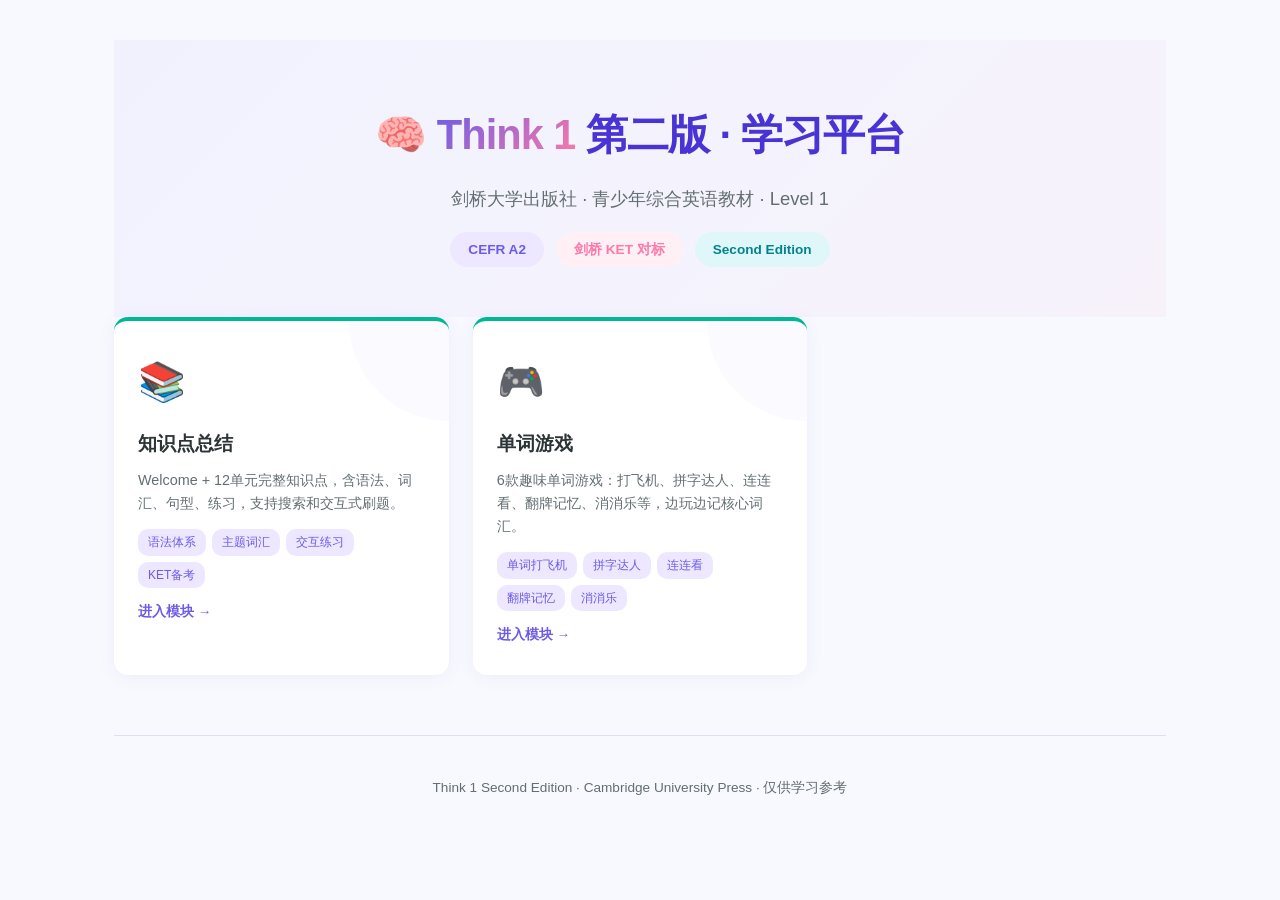
<file: index.html>
<!DOCTYPE html>
<html lang="zh-CN">
<head>
    <meta charset="UTF-8">
    <meta name="viewport" content="width=device-width, initial-scale=1.0">
    <title>Think 1 第二版 · 学习平台</title>
    <style>
        :root {
            --primary: #6C5CE7;
            --primary-light: #A29BFE;
            --primary-dark: #4834D4;
            --accent: #FD79A8;
            --success: #00B894;
            --warning: #FDCB6E;
            --info: #74B9FF;
            --bg: #F8F9FE;
            --text: #2D3436;
            --text-light: #636E72;
            --card-bg: #FFFFFF;
            --shadow: 0 2px 16px rgba(108,92,231,0.08);
            --shadow-hover: 0 8px 30px rgba(108,92,231,0.15);
            --radius: 14px;
        }
        *, *::before, *::after { box-sizing: border-box; margin: 0; padding: 0; }
        html { scroll-behavior: smooth; }
        body {
            font-family: -apple-system, BlinkMacSystemFont, 'Segoe UI', 'PingFang SC', 'Microsoft YaHei', sans-serif;
            background: var(--bg);
            color: var(--text);
            line-height: 1.7;
            min-height: 100vh;
        }
        ::-webkit-scrollbar { width: 6px; }
        ::-webkit-scrollbar-track { background: transparent; }
        ::-webkit-scrollbar-thumb { background: #B2BEC3; border-radius: 3px; }

        .container { max-width: 1100px; margin: 0 auto; padding: 40px 24px; }

        /* 头部 Hero */
        .hero {
            text-align: center;
            padding: 60px 20px 50px;
            position: relative;
            overflow: hidden;
        }
        .hero::before {
            content: '';
            position: absolute;
            top: -60%;
            left: -20%;
            width: 140%;
            height: 200%;
            background: linear-gradient(135deg, var(--primary) 0%, var(--primary-light) 40%, var(--accent) 100%);
            border-radius: 0 0 50% 50%;
            z-index: -1;
            opacity: 0.06;
        }
        .hero h1 {
            font-size: 2.6em;
            color: var(--primary-dark);
            margin-bottom: 12px;
            font-weight: 800;
            letter-spacing: -1px;
        }
        .hero h1 span {
            background: linear-gradient(135deg, var(--primary), var(--accent));
            -webkit-background-clip: text;
            -webkit-text-fill-color: transparent;
            background-clip: text;
        }
        .hero .subtitle {
            font-size: 1.15em;
            color: var(--text-light);
            margin-bottom: 8px;
        }
        .hero .badge-row {
            display: flex;
            justify-content: center;
            gap: 12px;
            flex-wrap: wrap;
            margin-top: 18px;
        }
        .hero .badge {
            padding: 6px 18px;
            border-radius: 20px;
            font-size: 0.85em;
            font-weight: 600;
        }
        .badge-level { background: #EDE7FF; color: var(--primary); }
        .badge-exam { background: #FFF0F5; color: var(--accent); }
        .badge-edition { background: #E0F7FA; color: #00838F; }

        /* 模块卡片网格 */
        .section-title {
            font-size: 1.35em;
            font-weight: 700;
            color: var(--text);
            margin: 50px 0 24px;
            padding-bottom: 12px;
            border-bottom: 3px solid var(--primary-light);
            display: flex;
            align-items: center;
            gap: 10px;
        }
        .section-title .count {
            font-size: 0.7em;
            background: var(--primary);
            color: #fff;
            padding: 3px 12px;
            border-radius: 12px;
            font-weight: 500;
        }

        .module-grid {
            display: grid;
            grid-template-columns: repeat(auto-fill, minmax(320px, 1fr));
            gap: 24px;
        }

        .module-card {
            background: var(--card-bg);
            border-radius: var(--radius);
            box-shadow: var(--shadow);
            padding: 28px 24px;
            cursor: pointer;
            transition: all 0.3s ease;
            border-top: 4px solid var(--primary);
            position: relative;
            overflow: hidden;
            text-decoration: none;
            color: inherit;
            display: block;
        }
        .module-card::after {
            content: '';
            position: absolute;
            top: 0; right: 0;
            width: 100px; height: 100px;
            background: var(--primary);
            opacity: 0.03;
            border-radius: 0 0 0 100%;
            transition: all 0.3s ease;
        }
        .module-card:hover {
            transform: translateY(-4px);
            box-shadow: var(--shadow-hover);
        }
        .module-card:hover::after {
            width: 140px; height: 140px;
            opacity: 0.06;
        }
        .module-card .card-icon {
            font-size: 2.4em;
            margin-bottom: 14px;
        }
        .module-card h3 {
            font-size: 1.2em;
            margin-bottom: 8px;
            color: var(--text);
        }
        .module-card p {
            font-size: 0.9em;
            color: var(--text-light);
            margin-bottom: 14px;
            line-height: 1.6;
        }
        .module-card .card-tags {
            display: flex;
            flex-wrap: wrap;
            gap: 6px;
        }
        .module-card .card-tag {
            font-size: 0.75em;
            padding: 3px 10px;
            border-radius: 10px;
            background: #EDE7FF;
            color: var(--primary);
            font-weight: 500;
        }
        .module-card .card-arrow {
            display: inline-block;
            margin-top: 12px;
            font-size: 0.85em;
            color: var(--primary);
            font-weight: 600;
            transition: transform 0.3s ease;
        }
        .module-card:hover .card-arrow {
            transform: translateX(4px);
        }

        /* 已启用 vs 即将推出 */
        .module-card.active { border-top-color: var(--success); }
        .module-card.coming-soon {
            border-top-color: #DFE6E9;
            cursor: default;
            opacity: 0.65;
        }
        .module-card.coming-soon:hover {
            transform: none;
            box-shadow: var(--shadow);
        }
        .module-card.coming-soon::before {
            content: '即将推出';
            position: absolute;
            top: 16px; right: 16px;
            font-size: 0.7em;
            padding: 3px 10px;
            border-radius: 8px;
            background: #F8F9FA;
            color: var(--text-light);
            font-weight: 600;
        }
        .module-card.coming-soon .card-arrow { display: none; }

        /* 页脚 */
        .footer {
            text-align: center;
            padding: 40px 20px;
            color: var(--text-light);
            font-size: 0.85em;
            border-top: 1px solid #E0E0F0;
            margin-top: 60px;
        }

        @media (max-width: 768px) {
            .hero h1 { font-size: 1.8em; }
            .module-grid { grid-template-columns: 1fr; }
            .hero { padding: 40px 15px 30px; }
        }
    </style>
</head>
<body>
    <div class="container">
        <!-- Hero -->
        <div class="hero">
            <h1>🧠 <span>Think 1</span> 第二版 · 学习平台</h1>
            <p class="subtitle">剑桥大学出版社 · 青少年综合英语教材 · Level 1</p>
            <div class="badge-row">
                <span class="badge badge-level">CEFR A2</span>
                <span class="badge badge-exam">剑桥 KET 对标</span>
                <span class="badge badge-edition">Second Edition</span>
            </div>
        </div>

        <div class="module-grid">
            <a href="summary/index.html" class="module-card active">
                <div class="card-icon">📚</div>
                <h3>知识点总结</h3>
                <p>Welcome + 12单元完整知识点，含语法、词汇、句型、练习，支持搜索和交互式刷题。</p>
                <div class="card-tags">
                    <span class="card-tag">语法体系</span>
                    <span class="card-tag">主题词汇</span>
                    <span class="card-tag">交互练习</span>
                    <span class="card-tag">KET备考</span>
                </div>
                <span class="card-arrow">进入模块 →</span>
            </a>
            <a href="words_game/index.html" class="module-card active">
                <div class="card-icon">🎮</div>
                <h3>单词游戏</h3>
                <p>6款趣味单词游戏：打飞机、拼字达人、连连看、翻牌记忆、消消乐等，边玩边记核心词汇。</p>
                <div class="card-tags">
                    <span class="card-tag">单词打飞机</span>
                    <span class="card-tag">拼字达人</span>
                    <span class="card-tag">连连看</span>
                    <span class="card-tag">翻牌记忆</span>
                    <span class="card-tag">消消乐</span>
                </div>
                <span class="card-arrow">进入模块 →</span>
            </a>
        </div>



        <footer class="footer">
            <p>Think 1 Second Edition · Cambridge University Press · 仅供学习参考</p>
        </footer>
    </div>
</body>
</html>
</file>
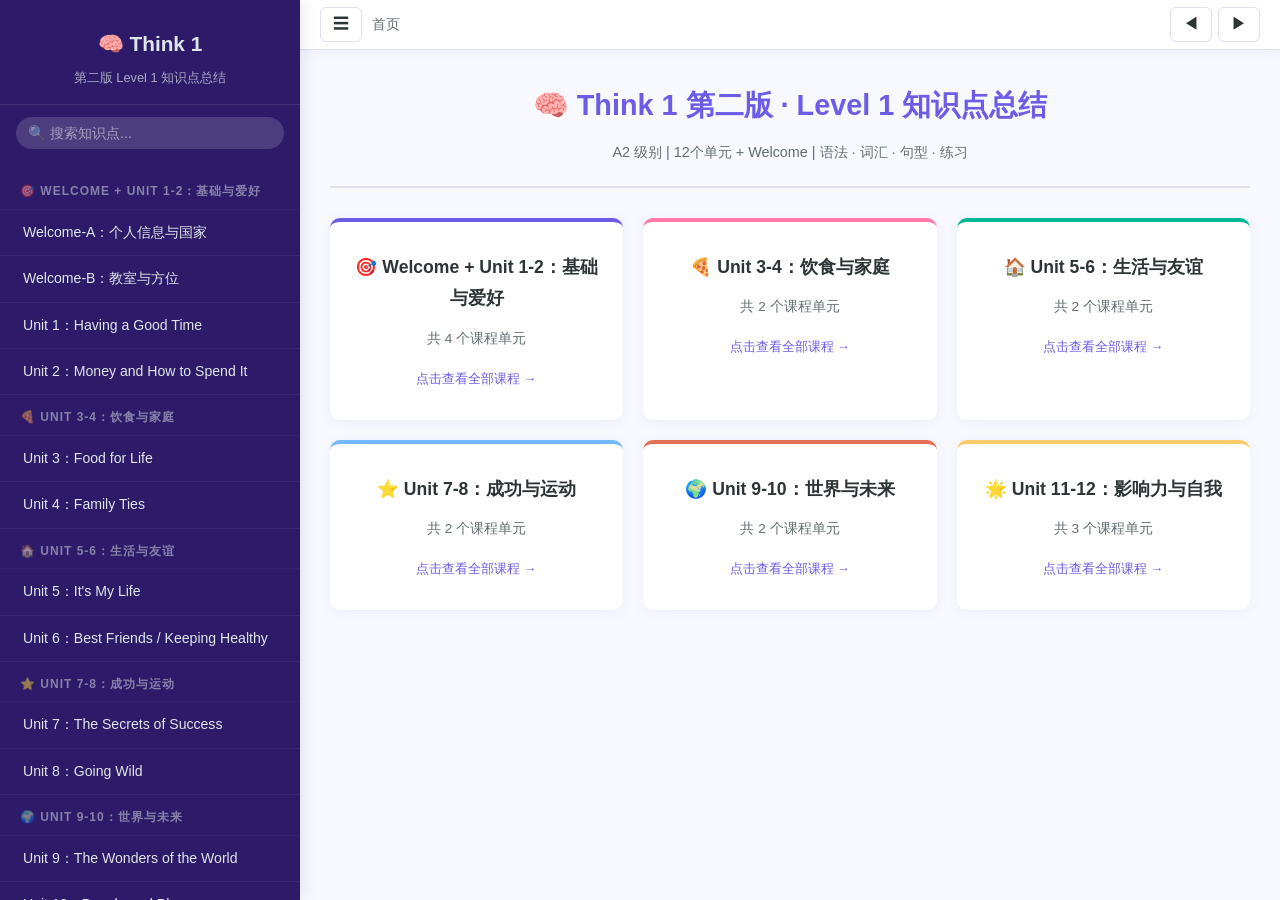
<file: summary/index.html>
<!DOCTYPE html>
<html lang="zh-CN">
<head>
    <meta charset="UTF-8">
    <meta name="viewport" content="width=device-width, initial-scale=1.0">
    <title>Think 1 第二版 · 知识点总结（Level 1 / A2）</title>
    <link rel="stylesheet" href="css/style.css">
</head>
<body>
    <nav id="sidebar">
        <div class="sidebar-header">
            <h2>🧠 Think 1</h2>
            <p class="subtitle">第二版 Level 1 知识点总结</p>
        </div>
        <div class="search-box">
            <input type="text" id="searchInput" placeholder="🔍 搜索知识点...">
        </div>
        <ul id="navList" class="nav-list"></ul>
    </nav>
    <div id="topBar">
        <button id="toggleSidebar" class="icon-btn" title="切换侧栏">☰</button>
        <span id="breadcrumb">首页</span>
        <div class="top-actions">
            <button id="prevBtn" class="icon-btn" title="上一页">◀</button>
            <button id="nextBtn" class="icon-btn" title="下一页">▶</button>
        </div>
    </div>
    <main id="mainContent">
        <div id="contentArea"></div>
    </main>
    <button id="backToTop" class="icon-btn" title="返回顶部">↑</button>

    <script src="js/data1.js"></script>
    <script src="js/data2.js"></script>
    <script src="js/data3.js"></script>
    <script src="js/data4.js"></script>
    <script src="js/data5.js"></script>
    <script src="js/data6.js"></script>
    <script src="js/app.js"></script>
</body>
</html>
</file>
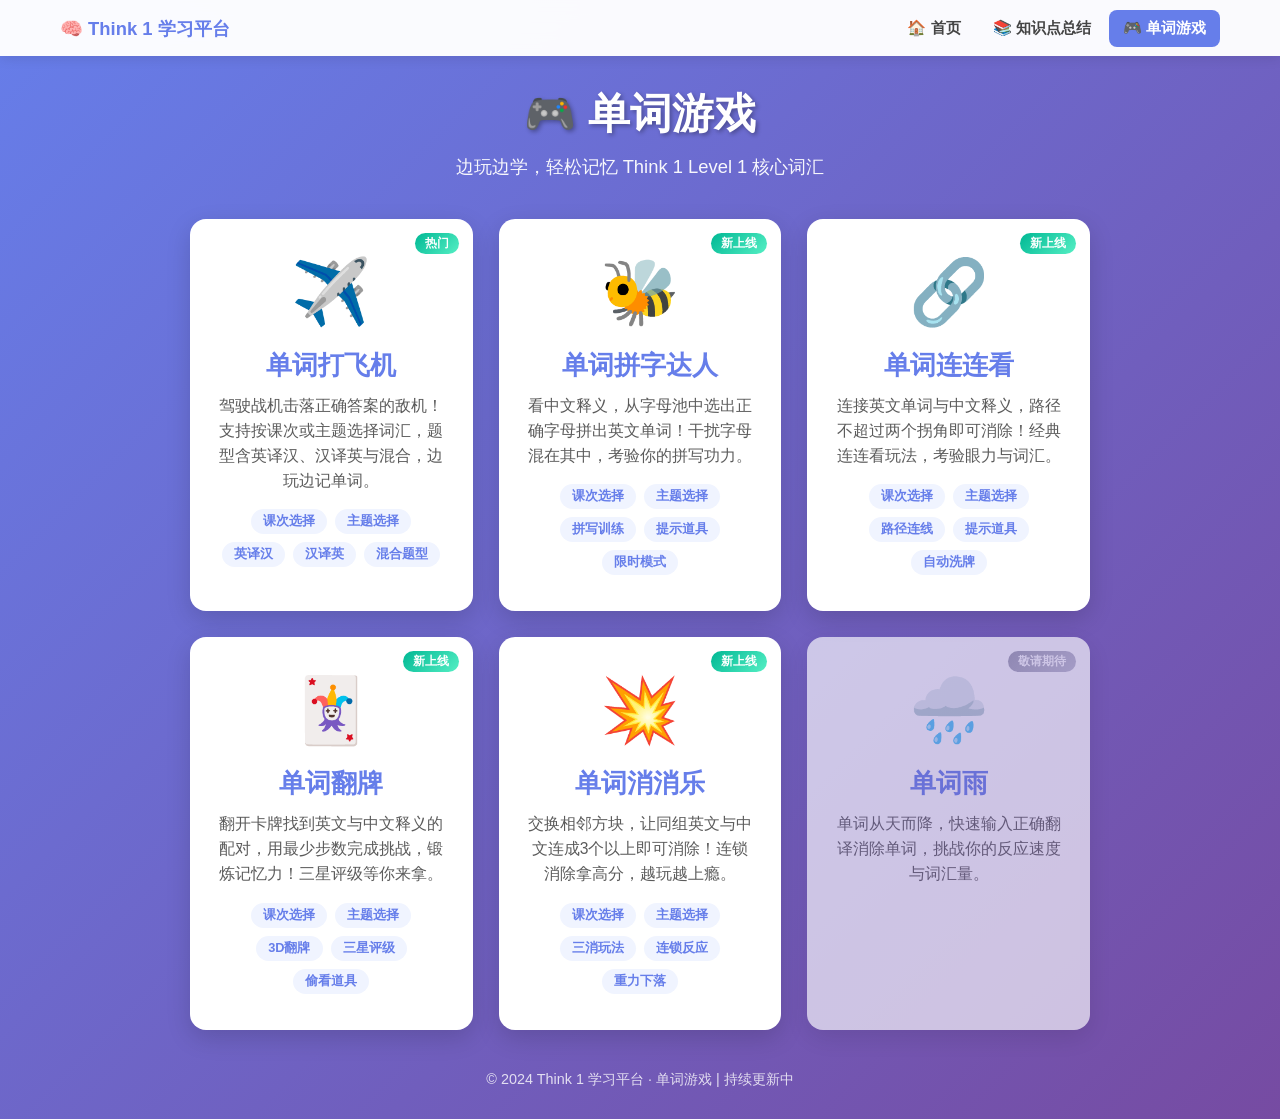
<file: words_game/index.html>
<!DOCTYPE html>
<html lang="zh-CN">
<head>
    <meta charset="UTF-8">
    <meta name="viewport" content="width=device-width, initial-scale=1.0">
    <title>单词游戏 - Think 1 Level 1</title>
    <style>
        * { margin: 0; padding: 0; box-sizing: border-box; }
        body {
            font-family: 'Microsoft YaHei', sans-serif;
            background: linear-gradient(135deg, #667eea 0%, #764ba2 100%);
            min-height: 100vh;
            display: flex;
            flex-direction: column;
        }
        /* ========== 顶部导航栏 ========== */
        .top-nav {
            width: 100%;
            flex-shrink: 0;
            background: rgba(255, 255, 255, 0.97);
            backdrop-filter: blur(10px);
            box-shadow: 0 2px 12px rgba(0, 0, 0, 0.1);
            position: sticky;
            top: 0;
            z-index: 100;
        }
        .top-nav-inner {
            max-width: 1200px;
            margin: 0 auto;
            display: flex;
            align-items: center;
            justify-content: space-between;
            height: 56px;
            padding: 0 20px;
            gap: 12px;
        }
        .nav-brand {
            font-weight: bold;
            font-size: 1.15rem;
            color: #667eea;
            text-decoration: none;
            white-space: nowrap;
            display: flex;
            align-items: center;
            gap: 6px;
        }
        .nav-links {
            display: flex;
            gap: 4px;
            list-style: none;
            overflow-x: auto;
            scrollbar-width: none;
        }
        .nav-links::-webkit-scrollbar { display: none; }
        .nav-links a {
            padding: 8px 14px;
            border-radius: 8px;
            text-decoration: none;
            color: #444;
            font-weight: 600;
            font-size: 0.95rem;
            white-space: nowrap;
            transition: all 0.2s;
            display: inline-block;
        }
        .nav-links a:hover { background: #667eea; color: #fff; }
        .nav-links a.active { background: #667eea; color: #fff; }

        /* ========== 页面内容 ========== */
        .page-wrap {
            flex: 1;
            display: flex;
            align-items: center;
            justify-content: center;
            padding: 30px 20px;
        }
        .container {
            text-align: center;
            max-width: 900px;
            width: 100%;
        }
        .header {
            margin-bottom: 40px;
            color: white;
        }
        .header h1 {
            font-size: 2.6rem;
            margin-bottom: 12px;
            text-shadow: 2px 2px 4px rgba(0, 0, 0, 0.3);
        }
        .header p {
            font-size: 1.15rem;
            opacity: 0.95;
        }
        .games-grid {
            display: grid;
            grid-template-columns: repeat(auto-fit, minmax(280px, 1fr));
            gap: 26px;
            margin-bottom: 40px;
        }
        .game-card {
            background: white;
            padding: 36px 26px;
            border-radius: 16px;
            text-decoration: none;
            color: #333;
            transition: all 0.3s ease;
            box-shadow: 0 8px 25px rgba(0, 0, 0, 0.15);
            position: relative;
            overflow: hidden;
        }
        .game-card:hover {
            transform: translateY(-8px);
            box-shadow: 0 15px 35px rgba(0, 0, 0, 0.25);
        }
        .game-card .tag {
            position: absolute;
            top: 14px;
            right: 14px;
            background: linear-gradient(135deg, #00b894, #55efc4);
            color: #fff;
            font-size: 0.72rem;
            font-weight: bold;
            padding: 3px 10px;
            border-radius: 20px;
        }
        .game-icon {
            font-size: 4rem;
            margin-bottom: 18px;
        }
        .game-title {
            font-size: 1.6rem;
            font-weight: bold;
            margin-bottom: 10px;
            color: #667eea;
        }
        .game-desc {
            font-size: 0.98rem;
            opacity: 0.8;
            line-height: 1.6;
            margin-bottom: 16px;
        }
        .game-features {
            display: flex;
            flex-wrap: wrap;
            gap: 8px;
            justify-content: center;
        }
        .feature-chip {
            background: #f0f4ff;
            color: #667eea;
            font-size: 0.8rem;
            font-weight: 600;
            padding: 4px 12px;
            border-radius: 20px;
        }
        .game-card.coming {
            opacity: 0.65;
        }
        .game-card.coming .tag {
            background: linear-gradient(135deg, #a0a0b0, #c0c0d0);
        }
        .footer {
            color: white;
            opacity: 0.8;
            font-size: 0.9rem;
        }
        @media (max-width: 600px) {
            .header h1 { font-size: 2rem; }
            .nav-brand { font-size: 1rem; }
            .nav-links a { padding: 6px 10px; font-size: 0.85rem; }
        }
    </style>
</head>
<body>
    <nav class="top-nav">
        <div class="top-nav-inner">
            <a href="../index.html" class="nav-brand">🧠 Think 1 学习平台</a>
            <ul class="nav-links">
                <li><a href="../index.html">🏠 首页</a></li>
                <li><a href="../summary/index.html">📚 知识点总结</a></li>
                <li><a href="index.html" class="active">🎮 单词游戏</a></li>
            </ul>
        </div>
    </nav>

    <div class="page-wrap">
        <div class="container">
            <div class="header">
                <h1>🎮 单词游戏</h1>
                <p>边玩边学，轻松记忆 Think 1 Level 1 核心词汇</p>
            </div>

            <div class="games-grid">
                <a href="plane.html" class="game-card">
                    <span class="tag">热门</span>
                    <div class="game-icon">✈️</div>
                    <div class="game-title">单词打飞机</div>
                    <div class="game-desc">驾驶战机击落正确答案的敌机！支持按课次或主题选择词汇，题型含英译汉、汉译英与混合，边玩边记单词。</div>
                    <div class="game-features">
                        <span class="feature-chip">课次选择</span>
                        <span class="feature-chip">主题选择</span>
                        <span class="feature-chip">英译汉</span>
                        <span class="feature-chip">汉译英</span>
                        <span class="feature-chip">混合题型</span>
                    </div>
                </a>

                <a href="scramble.html" class="game-card">
                    <span class="tag">新上线</span>
                    <div class="game-icon">🐝</div>
                    <div class="game-title">单词拼字达人</div>
                    <div class="game-desc">看中文释义，从字母池中选出正确字母拼出英文单词！干扰字母混在其中，考验你的拼写功力。</div>
                    <div class="game-features">
                        <span class="feature-chip">课次选择</span>
                        <span class="feature-chip">主题选择</span>
                        <span class="feature-chip">拼写训练</span>
                        <span class="feature-chip">提示道具</span>
                        <span class="feature-chip">限时模式</span>
                    </div>
                </a>

                <a href="lianliankan.html" class="game-card">
                    <span class="tag">新上线</span>
                    <div class="game-icon">🔗</div>
                    <div class="game-title">单词连连看</div>
                    <div class="game-desc">连接英文单词与中文释义，路径不超过两个拐角即可消除！经典连连看玩法，考验眼力与词汇。</div>
                    <div class="game-features">
                        <span class="feature-chip">课次选择</span>
                        <span class="feature-chip">主题选择</span>
                        <span class="feature-chip">路径连线</span>
                        <span class="feature-chip">提示道具</span>
                        <span class="feature-chip">自动洗牌</span>
                    </div>
                </a>

                <a href="memory.html" class="game-card">
                    <span class="tag">新上线</span>
                    <div class="game-icon">🃏</div>
                    <div class="game-title">单词翻牌</div>
                    <div class="game-desc">翻开卡牌找到英文与中文释义的配对，用最少步数完成挑战，锻炼记忆力！三星评级等你来拿。</div>
                    <div class="game-features">
                        <span class="feature-chip">课次选择</span>
                        <span class="feature-chip">主题选择</span>
                        <span class="feature-chip">3D翻牌</span>
                        <span class="feature-chip">三星评级</span>
                        <span class="feature-chip">偷看道具</span>
                    </div>
                </a>

                <a href="match3.html" class="game-card">
                    <span class="tag">新上线</span>
                    <div class="game-icon">💥</div>
                    <div class="game-title">单词消消乐</div>
                    <div class="game-desc">交换相邻方块，让同组英文与中文连成3个以上即可消除！连锁消除拿高分，越玩越上瘾。</div>
                    <div class="game-features">
                        <span class="feature-chip">课次选择</span>
                        <span class="feature-chip">主题选择</span>
                        <span class="feature-chip">三消玩法</span>
                        <span class="feature-chip">连锁反应</span>
                        <span class="feature-chip">重力下落</span>
                    </div>
                </a>

                <div class="game-card coming">
                    <span class="tag">敬请期待</span>
                    <div class="game-icon">🌧️</div>
                    <div class="game-title">单词雨</div>
                    <div class="game-desc">单词从天而降，快速输入正确翻译消除单词，挑战你的反应速度与词汇量。</div>
                </div>
            </div>

            <div class="footer">
                <p>© 2024 Think 1 学习平台 · 单词游戏 | 持续更新中</p>
            </div>
        </div>
    </div>
</body>
</html>
</file>
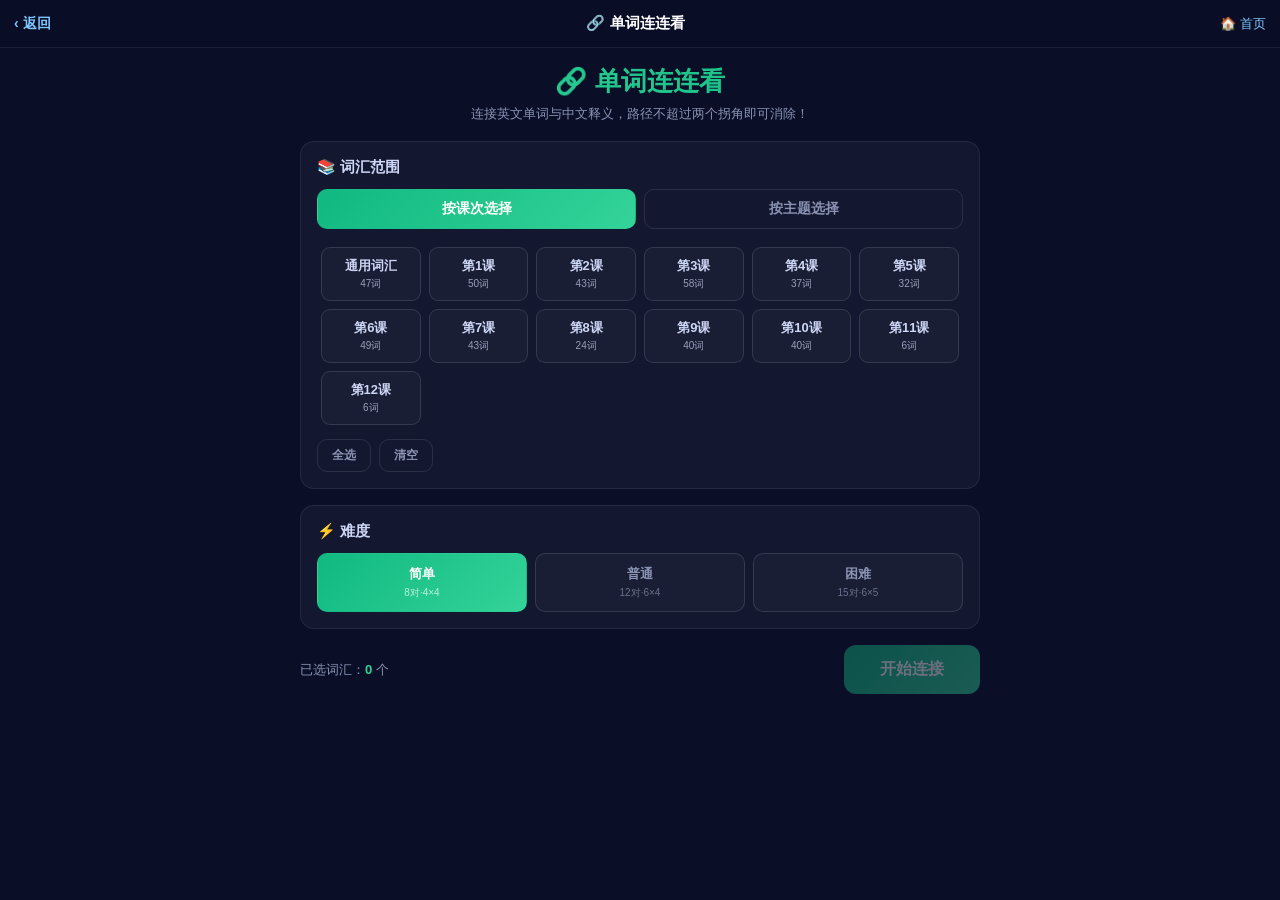
<file: words_game/lianliankan.html>
<!DOCTYPE html>
<html lang="zh-CN">
<head>
<meta charset="UTF-8">
<meta name="viewport" content="width=device-width, initial-scale=1.0, user-scalable=no">
<title>单词连连看 - 新概念英语第一册</title>
<style>
* { margin:0; padding:0; box-sizing:border-box; -webkit-tap-highlight-color:transparent; }
html,body { height:100%; overflow:hidden; }
body { font-family:'Microsoft YaHei','PingFang SC',sans-serif; background:#0a0e27; color:#fff; user-select:none; }

/* ===== 导航 ===== */
.top-nav { position:fixed; top:0; left:0; right:0; height:48px; background:rgba(10,14,39,0.92); backdrop-filter:blur(8px); display:flex; align-items:center; justify-content:space-between; padding:0 14px; z-index:50; border-bottom:1px solid rgba(255,255,255,0.08); }
.nav-back { color:#7ec8ff; text-decoration:none; font-size:14px; font-weight:600; }
.nav-title { font-size:15px; font-weight:700; color:#fff; }
.nav-home { color:#7ec8ff; text-decoration:none; font-size:13px; }

#app { position:fixed; inset:0; }
.screen { position:absolute; inset:0; display:none; flex-direction:column; }
.screen.active { display:flex; }

/* ===== 选择界面 ===== */
#selectScreen { overflow-y:auto; padding:64px 16px 32px; }
.select-wrap { max-width:680px; margin:0 auto; width:100%; }
.select-title { text-align:center; margin-bottom:18px; }
.select-title h1 { font-size:26px; background:linear-gradient(90deg,#34d399,#10b981); -webkit-background-clip:text; background-clip:text; color:transparent; margin-bottom:6px; }
.select-title p { font-size:13px; color:#8a93b2; }
.section-card { background:rgba(255,255,255,0.04); border:1px solid rgba(255,255,255,0.08); border-radius:14px; padding:16px; margin-bottom:16px; }
.section-card h2 { font-size:15px; margin-bottom:12px; color:#cdd6f4; }
.tab-row { display:flex; gap:8px; margin-bottom:14px; }
.tab-btn { flex:1; padding:10px; border-radius:10px; border:1px solid rgba(255,255,255,0.1); background:transparent; color:#8a93b2; font-size:14px; font-weight:600; cursor:pointer; transition:all .2s; font-family:inherit; }
.tab-btn.active { background:linear-gradient(135deg,#10b981,#34d399); color:#fff; border-color:transparent; }
.opt-grid { display:grid; grid-template-columns:repeat(auto-fill,minmax(86px,1fr)); gap:8px; max-height:220px; overflow-y:auto; padding:4px; }
.opt-grid::-webkit-scrollbar { width:6px; }
.opt-grid::-webkit-scrollbar-thumb { background:rgba(255,255,255,0.15); border-radius:3px; }
.opt-chip { padding:9px 8px; border-radius:9px; border:1px solid rgba(255,255,255,0.12); background:rgba(255,255,255,0.03); color:#cdd6f4; font-size:13px; font-weight:600; cursor:pointer; transition:all .15s; text-align:center; font-family:inherit; }
.opt-chip:hover { border-color:#10b981; }
.opt-chip.selected { background:linear-gradient(135deg,#10b981,#34d399); color:#fff; border-color:transparent; }
.opt-chip .cnt { display:block; font-size:10px; opacity:0.7; font-weight:400; margin-top:2px; }
.diff-row { display:flex; gap:8px; }
.diff-btn { flex:1; padding:11px; border-radius:10px; border:1px solid rgba(255,255,255,0.12); background:rgba(255,255,255,0.03); color:#8a93b2; font-size:13px; font-weight:600; cursor:pointer; transition:all .15s; font-family:inherit; text-align:center; }
.diff-btn small { display:block; font-size:10px; opacity:0.7; font-weight:400; margin-top:3px; }
.diff-btn.active { background:linear-gradient(135deg,#10b981,#34d399); color:#fff; border-color:transparent; }
.select-footer { display:flex; align-items:center; justify-content:space-between; gap:12px; margin-top:8px; }
.word-stat { font-size:13px; color:#8a93b2; }
.word-stat b { color:#34d399; }
.start-btn { padding:14px 36px; border-radius:12px; border:none; background:linear-gradient(135deg,#10b981,#34d399); color:#fff; font-size:16px; font-weight:700; cursor:pointer; font-family:inherit; box-shadow:0 6px 20px rgba(16,185,129,0.4); transition:transform .15s; }
.start-btn:hover { transform:translateY(-2px); }
.start-btn:disabled { opacity:0.4; cursor:not-allowed; transform:none; box-shadow:none; }

/* ===== 游戏界面 ===== */
#gameScreen { overflow-y:auto; }
.game-area { max-width:720px; margin:0 auto; width:100%; padding:56px 12px 16px; flex:1; display:flex; flex-direction:column; }
.hud { position:fixed; top:48px; left:0; right:0; padding:8px 14px; display:flex; justify-content:space-between; align-items:center; z-index:10; pointer-events:none; }
.hud-pill { background:rgba(0,0,0,0.5); border:1px solid rgba(255,255,255,0.12); border-radius:8px; padding:5px 11px; font-size:13px; font-weight:700; backdrop-filter:blur(4px); }
.hud-pill.score { color:#fbbf24; }
.hud-pill.combo { color:#34d399; }
.hud-pill .lbl { font-size:10px; opacity:0.6; font-weight:400; margin-right:4px; }
.hud-right { display:flex; gap:6px; align-items:center; }
.pause-btn { width:34px; height:34px; border-radius:8px; background:rgba(0,0,0,0.5); border:1px solid rgba(255,255,255,0.15); color:#fff; font-size:14px; cursor:pointer; pointer-events:auto; }

/* 棋盘 */
.board-wrap { position:relative; flex:1; display:flex; align-items:center; justify-content:center; }
#boardCanvas { display:block; touch-action:none; }
.tile-grid { display:grid; gap:4px; position:relative; z-index:2; }
.tile { display:flex; align-items:center; justify-content:center; border-radius:8px; cursor:pointer; font-weight:700; transition:all .15s; position:relative; overflow:hidden; text-align:center; padding:2px; word-break:break-word; line-height:1.15; }
.tile.en { background:linear-gradient(135deg,#1e3a5f,#2563eb); border:1px solid #3b82f6; color:#bfdbfe; }
.tile.cn { background:linear-gradient(135deg,#164e3a,#059669); border:1px solid #10b981; color:#a7f3d0; }
.tile:hover { transform:scale(1.06); z-index:3; box-shadow:0 4px 16px rgba(0,0,0,0.4); }
.tile.selected { box-shadow:0 0 0 3px #fbbf24, 0 4px 16px rgba(251,191,36,0.4); transform:scale(1.06); z-index:4; }
.tile.removed { background:transparent !important; border-color:transparent !important; color:transparent !important; pointer-events:none; opacity:0; }
.tile.hint { animation:hintPulse 0.6s ease 3; }
@keyframes hintPulse { 0%,100%{box-shadow:none;} 50%{box-shadow:0 0 0 3px #fbbf24;} }
.ctrl-row { display:flex; gap:10px; justify-content:center; margin-top:12px; }
.ctrl-btn { padding:10px 20px; border-radius:10px; border:1px solid rgba(255,255,255,0.15); background:rgba(255,255,255,0.06); color:#cdd6f4; font-size:14px; font-weight:600; cursor:pointer; font-family:inherit; transition:all .15s; }
.ctrl-btn:hover { background:rgba(255,255,255,0.12); }
.ctrl-btn:disabled { opacity:0.3; cursor:not-allowed; }
.ctrl-btn.hint-btn { color:#fbbf24; border-color:rgba(251,191,36,0.3); }

/* SVG连线层 */
.line-layer { position:absolute; inset:0; pointer-events:none; z-index:5; }

/* 暂停 */
.pause-overlay { position:fixed; inset:0; background:rgba(10,14,39,0.85); display:none; flex-direction:column; align-items:center; justify-content:center; z-index:30; backdrop-filter:blur(4px); }
.pause-overlay.show { display:flex; }
.pause-overlay h2 { font-size:28px; margin-bottom:24px; }
.pause-overlay button { padding:13px 32px; border-radius:11px; border:none; font-size:15px; font-weight:700; cursor:pointer; font-family:inherit; margin:5px; }
.pause-overlay .resume { background:linear-gradient(135deg,#10b981,#34d399); color:#fff; }
.pause-overlay .quit { background:rgba(255,255,255,0.1); color:#fff; border:1px solid rgba(255,255,255,0.15); }

/* 结束 */
#endScreen { align-items:center; justify-content:center; padding:20px; }
.end-card { background:rgba(255,255,255,0.04); border:1px solid rgba(255,255,255,0.1); border-radius:18px; padding:32px 28px; max-width:420px; width:100%; text-align:center; }
.end-icon { font-size:56px; margin-bottom:8px; }
.end-title { font-size:24px; font-weight:800; margin-bottom:6px; }
.end-sub { font-size:13px; color:#8a93b2; margin-bottom:22px; }
.end-stats { display:grid; grid-template-columns:repeat(2,1fr); gap:12px; margin-bottom:24px; }
.end-stat { background:rgba(255,255,255,0.04); border-radius:10px; padding:14px 8px; }
.end-stat .num { font-size:26px; font-weight:800; color:#34d399; }
.end-stat .lbl { font-size:11px; color:#8a93b2; margin-top:2px; }
.end-actions { display:flex; gap:10px; }
.end-actions button { flex:1; padding:13px; border-radius:11px; border:none; font-size:14px; font-weight:700; cursor:pointer; font-family:inherit; }
.btn-again { background:linear-gradient(135deg,#10b981,#34d399); color:#fff; }
.btn-menu { background:rgba(255,255,255,0.1); color:#fff; border:1px solid rgba(255,255,255,0.15); }

/* Toast */
.toast { position:fixed; top:50%; left:50%; transform:translate(-50%,-50%); font-size:28px; font-weight:900; pointer-events:none; z-index:200; opacity:0; }
</style>
</head>
<body>
<nav class="top-nav">
  <a href="index.html" class="nav-back">‹ 返回</a>
  <span class="nav-title">🔗 单词连连看</span>
  <a href="../index.html" class="nav-home">🏠 首页</a>
</nav>
<div id="app">
  <div id="selectScreen" class="screen active">
    <div class="select-wrap">
      <div class="select-title">
        <h1>🔗 单词连连看</h1>
        <p>连接英文单词与中文释义，路径不超过两个拐角即可消除！</p>
      </div>
      <div class="section-card">
        <h2>📚 词汇范围</h2>
        <div class="tab-row">
          <button class="tab-btn active" data-mode="lesson">按课次选择</button>
          <button class="tab-btn" data-mode="topic">按主题选择</button>
        </div>
        <div id="optGrid" class="opt-grid"></div>
        <div style="margin-top:10px; display:flex; gap:8px;">
          <button id="selectAll" class="tab-btn" style="flex:0 0 auto; padding:7px 14px; font-size:12px;">全选</button>
          <button id="clearAll" class="tab-btn" style="flex:0 0 auto; padding:7px 14px; font-size:12px;">清空</button>
        </div>
      </div>
      <div class="section-card">
        <h2>⚡ 难度</h2>
        <div class="diff-row">
          <button class="diff-btn active" data-diff="easy">简单<small>8对·4×4</small></button>
          <button class="diff-btn" data-diff="normal">普通<small>12对·6×4</small></button>
          <button class="diff-btn" data-diff="hard">困难<small>15对·6×5</small></button>
        </div>
      </div>
      <div class="select-footer">
        <div class="word-stat">已选词汇：<b id="wordCount">0</b> 个</div>
        <button id="startBtn" class="start-btn" disabled>开始连接</button>
      </div>
    </div>
  </div>
  <div id="gameScreen" class="screen">
    <div class="hud">
      <div style="display:flex; gap:6px;">
        <div class="hud-pill score"><span class="lbl">分数</span><span id="hudScore">0</span></div>
        <div class="hud-pill combo"><span class="lbl">连击</span><span id="hudCombo">0</span></div>
      </div>
      <div class="hud-right">
        <div class="hud-pill" style="color:#7ec8ff;"><span class="lbl">剩余</span><span id="hudRemain">0</span></div>
        <button class="pause-btn" id="pauseBtn">⏸</button>
      </div>
    </div>
    <div class="game-area">
      <div class="board-wrap" id="boardWrap">
        <div class="tile-grid" id="tileGrid"></div>
        <svg class="line-layer" id="lineLayer"></svg>
      </div>
      <div class="ctrl-row">
        <button class="ctrl-btn hint-btn" id="hintBtn">💡 提示 <span style="font-size:11px;opacity:.7">(3)</span></button>
        <button class="ctrl-btn" id="shuffleBtn">🔀 洗牌</button>
      </div>
    </div>
    <div class="pause-overlay" id="pauseOverlay">
      <h2>⏸ 已暂停</h2>
      <button class="resume" id="resumeBtn">继续游戏</button>
      <button class="quit" id="quitBtn">退出游戏</button>
    </div>
    <div class="toast" id="toast"></div>
  </div>
  <div id="endScreen" class="screen">
    <div class="end-card">
      <div class="end-icon" id="endIcon">🎉</div>
      <div class="end-title" id="endTitle">通关！</div>
      <div class="end-sub" id="endSub"></div>
      <div class="end-stats">
        <div class="end-stat"><div class="num" id="endScore">0</div><div class="lbl">最终得分</div></div>
        <div class="end-stat"><div class="num" id="endPairs">0</div><div class="lbl">消除对数</div></div>
        <div class="end-stat"><div class="num" id="endCombo">0</div><div class="lbl">最高连击</div></div>
        <div class="end-stat"><div class="num" id="endTime">0s</div><div class="lbl">用时</div></div>
      </div>
      <div class="end-actions">
        <button class="btn-again" id="againBtn">再来一局</button>
        <button class="btn-menu" id="menuBtn">返回选择</button>
      </div>
    </div>
  </div>
</div>
<script src="vocabulary.js"></script>
<script>
(function(){
'use strict';
/* ===== 数据 ===== */
const VOCAB=(typeof vocabulary!=='undefined'&&vocabulary.vocabulary)||[];
const ALL_TOPICS=[],ALL_LESSONS=[]; const topicSet={},lessonSet={};
VOCAB.forEach(v=>{ if(v.topic&&!topicSet[v.topic]){topicSet[v.topic]=0;ALL_TOPICS.push(v.topic);} if(v.topic)topicSet[v.topic]++; const ln=v.lesson; if(ln!=null&&!lessonSet[ln]){lessonSet[ln]=0;ALL_LESSONS.push(ln);} if(ln!=null)lessonSet[ln]++; });
ALL_LESSONS.sort((a,b)=>a-b);
/* ===== 状态 ===== */
const state={mode:'lesson',diff:'easy',selectedLessons:new Set(),selectedTopics:new Set(),pool:[]};
const DIFF_CFG={easy:{pairs:8,cols:4,rows:4},normal:{pairs:12,cols:6,rows:4},hard:{pairs:15,cols:6,rows:5}};
const $=id=>document.getElementById(id);
/* ===== 选择界面 ===== */
function renderOptions(){
  const g=$('optGrid'); g.innerHTML='';
  const items=state.mode==='lesson'?ALL_LESSONS.map(l=>({key:l,label:l===0?'通用词汇':'第'+l+'课',cnt:lessonSet[l]})):ALL_TOPICS.map(t=>({key:t,label:t,cnt:topicSet[t]}));
  const sel=state.mode==='lesson'?state.selectedLessons:state.selectedTopics;
  items.forEach(it=>{ const el=document.createElement('div'); el.className='opt-chip'+(sel.has(it.key)?' selected':''); el.innerHTML=it.label+'<span class="cnt">'+it.cnt+'词</span>'; el.onclick=()=>{if(sel.has(it.key))sel.delete(it.key);else sel.add(it.key);el.classList.toggle('selected');updateStat();}; g.appendChild(el); });
  updateStat();
}
function updateStat(){
  const sel=state.mode==='lesson'?state.selectedLessons:state.selectedTopics;
  if(sel.size===0){state.pool=[];$('wordCount').textContent='0';$('startBtn').disabled=true;return;}
  state.pool=state.mode==='lesson'?VOCAB.filter(v=>state.selectedLessons.has(v.lesson)):VOCAB.filter(v=>state.selectedTopics.has(v.topic));
  $('wordCount').textContent=state.pool.length;
  $('startBtn').disabled=state.pool.length<DIFF_CFG[state.diff].pairs;
}
document.querySelectorAll('.tab-btn[data-mode]').forEach(b=>{b.onclick=()=>{document.querySelectorAll('.tab-btn[data-mode]').forEach(x=>x.classList.remove('active'));b.classList.add('active');state.mode=b.dataset.mode;renderOptions();};});
$('selectAll').onclick=()=>{const sel=state.mode==='lesson'?state.selectedLessons:state.selectedTopics;(state.mode==='lesson'?ALL_LESSONS:ALL_TOPICS).forEach(k=>sel.add(k));renderOptions();};
$('clearAll').onclick=()=>{(state.mode==='lesson'?state.selectedLessons:state.selectedTopics).clear();renderOptions();};
document.querySelectorAll('.diff-btn').forEach(b=>{b.onclick=()=>{document.querySelectorAll('.diff-btn').forEach(x=>x.classList.remove('active'));b.classList.add('active');state.diff=b.dataset.diff;updateStat();};});

/* ===== 游戏 ===== */
const game={running:false,paused:false,score:0,combo:0,maxCombo:0,pairs:0,totalPairs:0,hintsLeft:3,grid:[],cols:0,rows:0,selected:null,startTime:0,timerInt:null};
function shuffle(a){a=a.slice();for(let i=a.length-1;i>0;i--){const j=Math.floor(Math.random()*(i+1));[a[i],a[j]]=[a[j],a[i]];}return a;}
function startGame(){
  $('selectScreen').classList.remove('active');$('endScreen').classList.remove('active');$('gameScreen').classList.add('active');
  resetGame();buildBoard();renderBoard();
}
function resetGame(){
  const cfg=DIFF_CFG[state.diff]; game.cols=cfg.cols; game.rows=cfg.rows; game.totalPairs=cfg.pairs; game.pairs=0;
  game.score=0;game.combo=0;game.maxCombo=0;game.hintsLeft=3;game.selected=null;game.running=true;game.paused=false;
  game.startTime=Date.now();
  $('hintBtn').querySelector('span').textContent='('+game.hintsLeft+')';
  $('hintBtn').disabled=false;
  updateHUD();
  if(game.timerInt)clearInterval(game.timerInt);
}
function buildBoard(){
  const cfg=DIFF_CFG[state.diff];
  const pool=shuffle(state.pool.filter(v=>v.word&&v.meaning)).slice(0,cfg.pairs);
  // 每对生成两个tile: 一个en一个cn
  const tiles=[];
  pool.forEach((v,i)=>{
    tiles.push({pairId:i,type:'en',text:v.word,vocab:v});
    tiles.push({pairId:i,type:'cn',text:v.meaning,vocab:v});
  });
  const total=cfg.cols*cfg.rows;
  // 补空位
  while(tiles.length<total) tiles.push(null);
  const arranged=shuffle(tiles);
  // 带边框的网格 (rows+2) x (cols+2)，边缘为空(可绕路)
  game.grid=[];
  for(let r=0;r<game.rows+2;r++){
    const row=[];
    for(let c=0;c<game.cols+2;c++){
      if(r===0||r===game.rows+1||c===0||c===game.cols+1){ row.push(null); }
      else { row.push(arranged[(r-1)*game.cols+(c-1)]); }
    }
    game.grid.push(row);
  }
}
function renderBoard(){
  const grid=$('tileGrid'); grid.innerHTML='';
  // 设置CSS grid列数 = cols
  grid.style.gridTemplateColumns='repeat('+game.cols+', 1fr)';
  // 计算tile尺寸
  const wrapW=$('boardWrap').clientWidth||600;
  const maxTileW=Math.floor((wrapW-(game.cols-1)*4)/game.cols);
  const tileW=Math.min(maxTileW,110);
  const tileH=Math.floor(tileW*0.72);
  for(let r=1;r<=game.rows;r++){
    for(let c=1;c<=game.cols;c++){
      const tile=game.grid[r][c];
      const el=document.createElement('div');
      el.className='tile';
      el.style.width=tileW+'px'; el.style.height=tileH+'px';
      el.style.fontSize=Math.max(9,Math.floor(tileW*0.13))+'px';
      if(!tile){ el.classList.add('removed'); }
      else { el.classList.add(tile.type); el.textContent=tile.text; el.dataset.r=r; el.dataset.c=c; if(game.selected&&game.selected.r===r&&game.selected.c===c) el.classList.add('selected'); el.onclick=()=>onTileClick(r,c); }
      grid.appendChild(el);
    }
  }
  $('hudRemain').textContent=game.totalPairs-game.pairs;
}
function getTileEl(r,c){
  if(r<1||r>game.rows||c<1||c>game.cols) return null;
  return $('tileGrid').children[(r-1)*game.cols+(c-1)];
}
/* ===== 连连看路径检测 ===== */
// 检查两点间直线是否畅通(中间无tile)
function lineClear(r1,c1,r2,c2){
  if(r1===r2){
    const lo=Math.min(c1,c2),hi=Math.max(c1,c2);
    for(let c=lo+1;c<hi;c++) if(game.grid[r1][c]!==null) return false;
    return true;
  }
  if(c1===c2){
    const lo=Math.min(r1,r2),hi=Math.max(r1,r2);
    for(let r=lo+1;r<hi;r++) if(game.grid[r][c1]!==null) return false;
    return true;
  }
  return false;
}
// 检查两点间是否可连接(0/1/2拐角)
function findPath(r1,c1,r2,c2){
  // 0拐: 直线
  if((r1===r2||c1===c2)&&lineClear(r1,c1,r2,c2)) return [[r1,c1],[r2,c2]];
  // 1拐: 两个L型拐点
  // 拐点1: (r1,c2)
  if(game.grid[r1][c2]===null && lineClear(r1,c1,r1,c2) && lineClear(r1,c2,r2,c2)) return [[r1,c1],[r1,c2],[r2,c2]];
  // 拐点2: (r2,c1)
  if(game.grid[r2][c1]===null && lineClear(r1,c1,r2,c1) && lineClear(r2,c1,r2,c2)) return [[r1,c1],[r2,c1],[r2,c2]];
  // 2拐: 遍历中间行/列
  // 水平方向延伸
  for(let c=0;c<game.cols+2;c++){
    if(c===c1||c===c2) continue;
    // (r1,c)->(r2,c) 必须为空列段
    if(game.grid[r1][c]===null && game.grid[r2][c]===null &&
       lineClear(r1,c1,r1,c) && lineClear(r1,c,r2,c) && lineClear(r2,c,r2,c2))
      return [[r1,c1],[r1,c],[r2,c],[r2,c2]];
  }
  // 垂直方向延伸
  for(let r=0;r<game.rows+2;r++){
    if(r===r1||r===r2) continue;
    if(game.grid[r][c1]===null && game.grid[r][c2]===null &&
       lineClear(r1,c1,r,c1) && lineClear(r,c1,r,c2) && lineClear(r,c2,r2,c2))
      return [[r1,c1],[r,c1],[r,c2],[r2,c2]];
  }
  return null;
}
/* ===== 点击 ===== */
function onTileClick(r,c){
  if(!game.running||game.paused) return;
  const tile=game.grid[r][c];
  if(!tile) return;
  const el=getTileEl(r,c);
  if(!el) return;
  if(!game.selected){
    game.selected={r,c,tile,el};
    el.classList.add('selected');
    return;
  }
  // 取消选中同一格
  if(game.selected.r===r&&game.selected.c===c){
    el.classList.remove('selected'); game.selected=null; return;
  }
  // 检查配对
  const sel=game.selected;
  if(sel.tile.pairId===tile.pairId && sel.tile.type!==tile.type){
    // 检查路径
    const path=findPath(sel.r,sel.c,r,c);
    if(path){
      // 配对成功
      drawPath(path);
      sel.el.classList.remove('selected');
      setTimeout(()=>{
        sel.el.classList.add('removed');
        el.classList.add('removed');
        game.grid[sel.r][sel.c]=null;
        game.grid[r][c]=null;
        clearLines();
      },300);
      game.combo++;
      if(game.combo>game.maxCombo)game.maxCombo=game.combo;
      const gain=100+game.combo*10;
      game.score+=gain;
      game.pairs++;
      showToast('✓ +'+gain,'#34d399');
      updateHUD();
      game.selected=null;
      if(game.pairs>=game.totalPairs){ setTimeout(()=>endGame(true),500); return; }
      // 检查死局
      setTimeout(()=>{ if(!hasAvailableMove()&&game.pairs<game.totalPairs){ showToast('🔀 自动洗牌','#fbbf24'); doShuffle(); } },400);
      return;
    } else {
      // 有配对但路径不通
      sel.el.classList.remove('selected');
      game.selected={r,c,tile,el};
      el.classList.add('selected');
      showToast('路径不通','#ef4444');
      return;
    }
  } else {
    // 不配对，切换选中
    sel.el.classList.remove('selected');
    game.selected={r,c,tile,el};
    el.classList.add('selected');
    game.combo=0; updateHUD();
    return;
  }
}
/* ===== SVG连线 ===== */
function gridToScreen(r,c){
  const gridEl=$('tileGrid');
  const children=gridEl.children;
  // 转换为带边框的坐标(边缘=0或max+1对应grid外)
  if(r>=1&&r<=game.rows&&c>=1&&c<=game.cols){
    const el=children[(r-1)*game.cols+(c-1)];
    if(el){
      const gr=gridEl.getBoundingClientRect();
      const er=el.getBoundingClientRect();
      return {x:er.left-gr.left+er.width/2, y:er.top-gr.top+er.height/2};
    }
  }
  // 边缘点: 估算
  const gr=gridEl.getBoundingClientRect();
  const firstEl=children[0]?children[0].getBoundingClientRect():null;
  if(!firstEl) return {x:0,y:0};
  const tw=firstEl.width, th=firstEl.height, gap=4;
  const x0=gr.left-gr.left;
  const y0=gr.top-gr.top;
  return {x:x0+(c-0.5)*(tw+gap), y:y0+(r-0.5)*(th+gap)};
}
function drawPath(path){
  const svg=$('lineLayer');
  const gridEl=$('tileGrid'); const gr=gridEl.getBoundingClientRect();
  svg.setAttribute('viewBox','0 0 '+gr.width+' '+gr.height);
  svg.style.width=gr.width+'px'; svg.style.height=gr.height+'px';
  let d='';
  path.forEach((pt,i)=>{
    const p=gridToScreen(pt[0],pt[1]);
    d+=(i===0?'M':'L')+p.x+','+p.y+' ';
  });
  const line=document.createElementNS('http://www.w3.org/2000/svg','path');
  line.setAttribute('d',d);
  line.setAttribute('stroke','#fbbf24');
  line.setAttribute('stroke-width','3');
  line.setAttribute('fill','none');
  line.setAttribute('stroke-linecap','round');
  line.setAttribute('stroke-linejoin','round');
  line.style.filter='drop-shadow(0 0 6px rgba(251,191,36,0.6))';
  svg.appendChild(line);
  // 动画
  const len=line.getTotalLength();
  line.style.strokeDasharray=len;
  line.style.strokeDashoffset=len;
  line.style.transition='stroke-dashoffset .25s ease';
  requestAnimationFrame(()=>{ line.style.strokeDashoffset='0'; });
}
function clearLines(){ const svg=$('lineLayer'); while(svg.firstChild)svg.removeChild(svg.firstChild); }
/* ===== 检查可用配对 ===== */
function hasAvailableMove(){
  const tiles=[];
  for(let r=1;r<=game.rows;r++) for(let c=1;c<=game.cols;c++){ if(game.grid[r][c]) tiles.push({r,c,t:game.grid[r][c]}); }
  for(let i=0;i<tiles.length;i++){
    for(let j=i+1;j<tiles.length;j++){
      if(tiles[i].t.pairId===tiles[j].t.pairId && tiles[i].t.type!==tiles[j].t.type){
        if(findPath(tiles[i].r,tiles[i].c,tiles[j].r,tiles[j].c)) return true;
      }
    }
  }
  return false;
}
/* ===== 提示 ===== */
function useHint(){
  if(!game.running||game.paused||game.hintsLeft<=0) return;
  const tiles=[];
  for(let r=1;r<=game.rows;r++) for(let c=1;c<=game.cols;c++){ if(game.grid[r][c]) tiles.push({r,c,t:game.grid[r][c]}); }
  for(let i=0;i<tiles.length;i++){
    for(let j=i+1;j<tiles.length;j++){
      if(tiles[i].t.pairId===tiles[j].t.pairId && tiles[i].t.type!==tiles[j].t.type){
        if(findPath(tiles[i].r,tiles[i].c,tiles[j].r,tiles[j].c)){
          const e1=getTileEl(tiles[i].r,tiles[i].c);
          const e2=getTileEl(tiles[j].r,tiles[j].c);
          if(e1)e1.classList.add('hint');
          if(e2)e2.classList.add('hint');
          setTimeout(()=>{ if(e1)e1.classList.remove('hint'); if(e2)e2.classList.remove('hint'); },2000);
          game.hintsLeft--;
          $('hintBtn').querySelector('span').textContent='('+game.hintsLeft+')';
          if(game.hintsLeft===0)$('hintBtn').disabled=true;
          return;
        }
      }
    }
  }
}
/* ===== 洗牌 ===== */
function doShuffle(){
  const tiles=[]; const positions=[];
  for(let r=1;r<=game.rows;r++) for(let c=1;c<=game.cols;c++){
    if(game.grid[r][c]){ tiles.push(game.grid[r][c]); positions.push({r,c}); }
  }
  const sh=shuffle(tiles);
  positions.forEach((p,i)=>{ game.grid[p.r][p.c]=sh[i]; });
  // 重新渲染文字
  positions.forEach(p=>{
    const el=getTileEl(p.r,p.c);
    if(el){ const t=game.grid[p.r][p.c]; el.textContent=t.text; el.className='tile '+t.type; el.dataset.r=p.r; el.dataset.c=p.c; }
  });
  if(game.selected){ game.selected.el.classList.remove('selected'); game.selected=null; }
  // 如果洗牌后仍然死局，再洗
  if(!hasAvailableMove()&&tiles.length>0) doShuffle();
}
/* ===== HUD/Toast ===== */
function updateHUD(){ $('hudScore').textContent=game.score; $('hudCombo').textContent=game.combo; $('hudRemain').textContent=game.totalPairs-game.pairs; }
let toastTimer=null;
function showToast(text,color){ const t=$('toast'); t.textContent=text; t.style.color=color; t.style.transition='none'; t.style.opacity='1'; t.style.transform='translate(-50%,-50%) scale(1.2)'; clearTimeout(toastTimer); requestAnimationFrame(()=>{t.style.transition='all .6s ease';t.style.opacity='0';t.style.transform='translate(-50%,-80%) scale(1)';}); }
/* ===== 暂停 ===== */
function togglePause(){ if(!game.running)return; game.paused=!game.paused; $('pauseOverlay').classList.toggle('show',game.paused); }
/* ===== 结束 ===== */
function endGame(completed){
  game.running=false;
  const elapsed=Math.floor((Date.now()-game.startTime)/1000);
  $('endScore').textContent=game.score;
  $('endPairs').textContent=game.pairs;
  $('endCombo').textContent=game.maxCombo;
  $('endTime').textContent=elapsed+'s';
  if(completed){ $('endIcon').textContent='🎉'; $('endTitle').textContent='完美通关！'; $('endSub').textContent='所有配对已消除，用时'+elapsed+'秒'; }
  else { $('endIcon').textContent='💪'; $('endTitle').textContent='游戏结束'; $('endSub').textContent='继续加油！'; }
  $('gameScreen').classList.remove('active'); $('endScreen').classList.add('active');
}
/* ===== 绑定 ===== */
$('startBtn').onclick=()=>{ if(state.pool.length<DIFF_CFG[state.diff].pairs)return; startGame(); };
$('hintBtn').onclick=useHint;
$('shuffleBtn').onclick=()=>{ if(!game.running||game.paused)return; doShuffle(); showToast('🔀 已洗牌','#fbbf24'); };
$('pauseBtn').onclick=togglePause;
$('resumeBtn').onclick=togglePause;
$('quitBtn').onclick=()=>{ game.running=false;game.paused=false; $('pauseOverlay').classList.remove('show'); $('gameScreen').classList.remove('active'); $('selectScreen').classList.add('active'); };
$('againBtn').onclick=startGame;
$('menuBtn').onclick=()=>{ $('endScreen').classList.remove('active'); $('selectScreen').classList.add('active'); };
window.addEventListener('resize',()=>{ if(game.running) renderBoard(); });
renderOptions();
})();
</script>
</body>
</html>
</file>
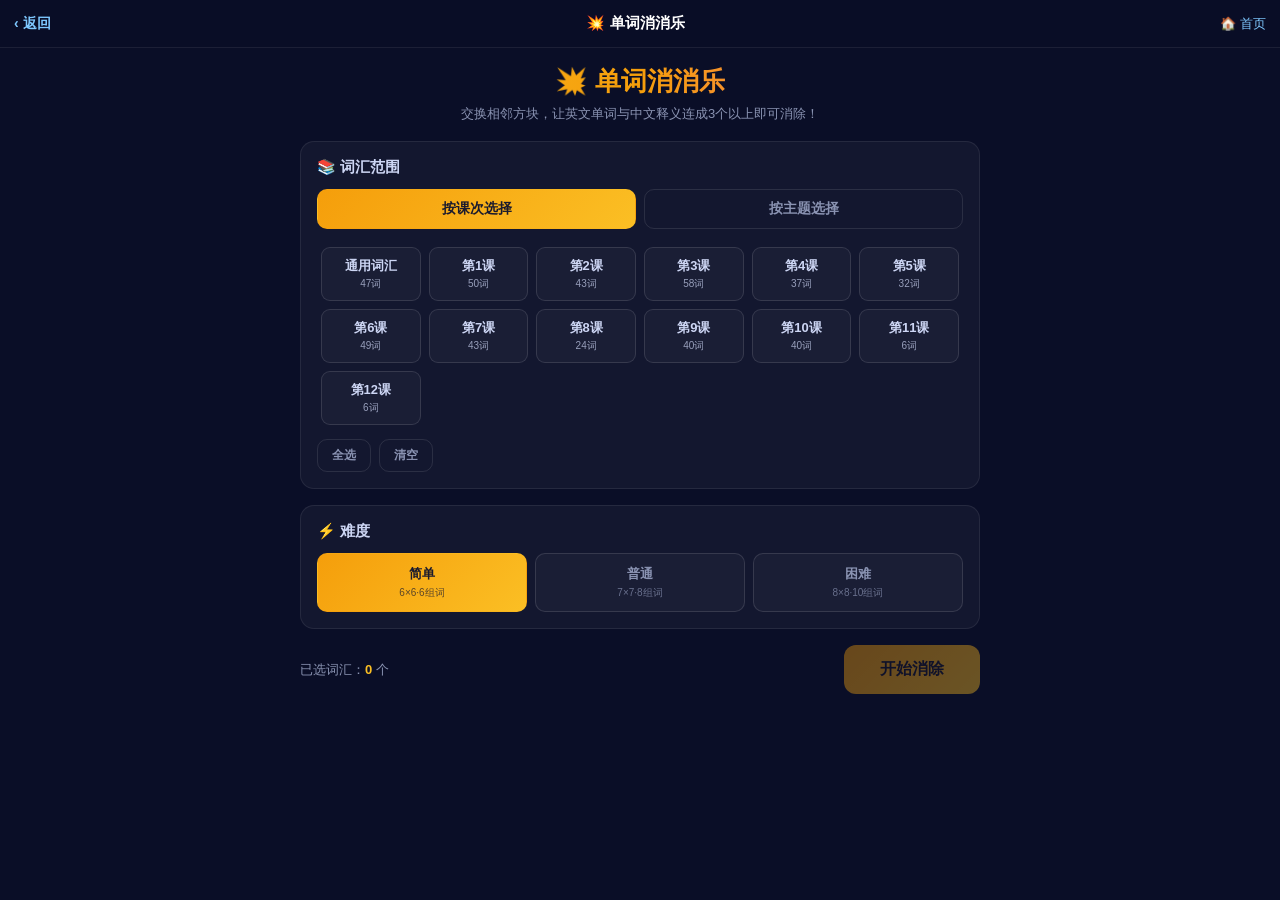
<file: words_game/match3.html>
<!DOCTYPE html>
<html lang="zh-CN">
<head>
<meta charset="UTF-8">
<meta name="viewport" content="width=device-width, initial-scale=1.0, user-scalable=no">
<title>单词消消乐 - 新概念英语第一册</title>
<style>
* { margin:0; padding:0; box-sizing:border-box; -webkit-tap-highlight-color:transparent; }
html,body { height:100%; overflow:hidden; }
body { font-family:'Microsoft YaHei','PingFang SC',sans-serif; background:#0a0e27; color:#fff; user-select:none; }

.top-nav { position:fixed; top:0; left:0; right:0; height:48px; background:rgba(10,14,39,0.92); backdrop-filter:blur(8px); display:flex; align-items:center; justify-content:space-between; padding:0 14px; z-index:50; border-bottom:1px solid rgba(255,255,255,0.08); }
.nav-back { color:#7ec8ff; text-decoration:none; font-size:14px; font-weight:600; }
.nav-title { font-size:15px; font-weight:700; color:#fff; }
.nav-home { color:#7ec8ff; text-decoration:none; font-size:13px; }

#app { position:fixed; inset:0; }
.screen { position:absolute; inset:0; display:none; flex-direction:column; }
.screen.active { display:flex; }

/* 选择界面 */
#selectScreen { overflow-y:auto; padding:64px 16px 32px; }
.select-wrap { max-width:680px; margin:0 auto; width:100%; }
.select-title { text-align:center; margin-bottom:18px; }
.select-title h1 { font-size:26px; background:linear-gradient(90deg,#fbbf24,#f59e0b,#fb7185); -webkit-background-clip:text; background-clip:text; color:transparent; margin-bottom:6px; }
.select-title p { font-size:13px; color:#8a93b2; }
.section-card { background:rgba(255,255,255,0.04); border:1px solid rgba(255,255,255,0.08); border-radius:14px; padding:16px; margin-bottom:16px; }
.section-card h2 { font-size:15px; margin-bottom:12px; color:#cdd6f4; }
.tab-row { display:flex; gap:8px; margin-bottom:14px; }
.tab-btn { flex:1; padding:10px; border-radius:10px; border:1px solid rgba(255,255,255,0.1); background:transparent; color:#8a93b2; font-size:14px; font-weight:600; cursor:pointer; transition:all .2s; font-family:inherit; }
.tab-btn.active { background:linear-gradient(135deg,#f59e0b,#fbbf24); color:#1a1a2e; border-color:transparent; }
.opt-grid { display:grid; grid-template-columns:repeat(auto-fill,minmax(86px,1fr)); gap:8px; max-height:220px; overflow-y:auto; padding:4px; }
.opt-grid::-webkit-scrollbar { width:6px; } .opt-grid::-webkit-scrollbar-thumb { background:rgba(255,255,255,0.15); border-radius:3px; }
.opt-chip { padding:9px 8px; border-radius:9px; border:1px solid rgba(255,255,255,0.12); background:rgba(255,255,255,0.03); color:#cdd6f4; font-size:13px; font-weight:600; cursor:pointer; transition:all .15s; text-align:center; font-family:inherit; }
.opt-chip:hover { border-color:#f59e0b; }
.opt-chip.selected { background:linear-gradient(135deg,#f59e0b,#fbbf24); color:#1a1a2e; border-color:transparent; }
.opt-chip .cnt { display:block; font-size:10px; opacity:0.7; font-weight:400; margin-top:2px; }
.diff-row { display:flex; gap:8px; }
.diff-btn { flex:1; padding:11px; border-radius:10px; border:1px solid rgba(255,255,255,0.12); background:rgba(255,255,255,0.03); color:#8a93b2; font-size:13px; font-weight:600; cursor:pointer; transition:all .15s; font-family:inherit; text-align:center; }
.diff-btn small { display:block; font-size:10px; opacity:0.7; font-weight:400; margin-top:3px; }
.diff-btn.active { background:linear-gradient(135deg,#f59e0b,#fbbf24); color:#1a1a2e; border-color:transparent; }
.select-footer { display:flex; align-items:center; justify-content:space-between; gap:12px; margin-top:8px; }
.word-stat { font-size:13px; color:#8a93b2; }
.word-stat b { color:#fbbf24; }
.start-btn { padding:14px 36px; border-radius:12px; border:none; background:linear-gradient(135deg,#f59e0b,#fbbf24); color:#1a1a2e; font-size:16px; font-weight:700; cursor:pointer; font-family:inherit; box-shadow:0 6px 20px rgba(245,158,11,0.4); transition:transform .15s; }
.start-btn:hover { transform:translateY(-2px); }
.start-btn:disabled { opacity:0.4; cursor:not-allowed; transform:none; box-shadow:none; }

/* 游戏界面 */
#gameScreen { overflow-y:auto; }
.game-area { max-width:520px; margin:0 auto; width:100%; padding:56px 12px 16px; flex:1; display:flex; flex-direction:column; align-items:center; }
.hud { position:fixed; top:48px; left:0; right:0; padding:8px 14px; display:flex; justify-content:space-between; align-items:center; z-index:10; pointer-events:none; }
.hud-pill { background:rgba(0,0,0,0.5); border:1px solid rgba(255,255,255,0.12); border-radius:8px; padding:5px 11px; font-size:13px; font-weight:700; backdrop-filter:blur(4px); }
.hud-pill .lbl { font-size:10px; opacity:0.6; font-weight:400; margin-right:4px; }
.hud-pill.score { color:#fbbf24; }
.hud-pill.combo { color:#34d399; }
.hud-pill.target { color:#fb7185; max-width:60vw; overflow:hidden; text-overflow:ellipsis; white-space:nowrap; }
.hud-right { display:flex; gap:6px; align-items:center; }
.pause-btn { width:34px; height:34px; border-radius:8px; background:rgba(0,0,0,0.5); border:1px solid rgba(255,255,255,0.15); color:#fff; font-size:14px; cursor:pointer; pointer-events:auto; }

/* 目标提示 */
.target-hint { text-align:center; margin-bottom:12px; padding:8px 16px; background:rgba(0,0,0,0.3); border:1px solid rgba(251,113,133,0.3); border-radius:12px; max-width:100%; }
.target-hint .th-label { font-size:11px; color:#fb7185; font-weight:600; }
.target-hint .th-word { font-size:16px; font-weight:700; color:#fff; margin-top:2px; }
.target-hint .th-sub { font-size:10px; color:#8a93b2; margin-top:2px; }

/* 棋盘 */
.board { display:grid; gap:3px; position:relative; }
.cell { display:flex; align-items:center; justify-content:center; border-radius:8px; cursor:pointer; font-weight:700; transition:all .15s; text-align:center; padding:2px; word-break:break-word; line-height:1.1; position:relative; overflow:hidden; }
.cell.en { background:linear-gradient(135deg,#1e3a5f,#2563eb); border:1px solid #3b82f6; color:#bfdbfe; }
.cell.cn { background:linear-gradient(135deg,#164e3a,#059669); border:1px solid #10b981; color:#a7f3d0; }
.cell:hover { transform:scale(1.05); z-index:3; box-shadow:0 4px 12px rgba(0,0,0,0.4); }
.cell.selected { box-shadow:0 0 0 3px #fbbf24; z-index:4; transform:scale(1.05); }
.cell.matching { animation:matchFlash .4s ease; }
@keyframes matchFlash { 0%{transform:scale(1);} 50%{transform:scale(1.2);box-shadow:0 0 20px rgba(52,211,153,0.8);} 100%{transform:scale(0);opacity:0;} }
.cell.empty { background:transparent; border-color:transparent; pointer-events:none; }
.cell.falling { transition:transform .25s ease; }

.ctrl-row { display:flex; gap:10px; justify-content:center; margin-top:12px; }
.ctrl-btn { padding:10px 20px; border-radius:10px; border:1px solid rgba(255,255,255,0.15); background:rgba(255,255,255,0.06); color:#cdd6f4; font-size:14px; font-weight:600; cursor:pointer; font-family:inherit; transition:all .15s; }
.ctrl-btn:hover { background:rgba(255,255,255,0.12); }
.ctrl-btn:disabled { opacity:0.3; cursor:not-allowed; }
.ctrl-btn.hint-btn { color:#fbbf24; border-color:rgba(251,191,36,0.3); }

.pause-overlay { position:fixed; inset:0; background:rgba(10,14,39,0.85); display:none; flex-direction:column; align-items:center; justify-content:center; z-index:30; backdrop-filter:blur(4px); }
.pause-overlay.show { display:flex; }
.pause-overlay h2 { font-size:28px; margin-bottom:24px; }
.pause-overlay button { padding:13px 32px; border-radius:11px; border:none; font-size:15px; font-weight:700; cursor:pointer; font-family:inherit; margin:5px; }
.pause-overlay .resume { background:linear-gradient(135deg,#f59e0b,#fbbf24); color:#1a1a2e; }
.pause-overlay .quit { background:rgba(255,255,255,0.1); color:#fff; border:1px solid rgba(255,255,255,0.15); }

#endScreen { align-items:center; justify-content:center; padding:20px; }
.end-card { background:rgba(255,255,255,0.04); border:1px solid rgba(255,255,255,0.1); border-radius:18px; padding:32px 28px; max-width:420px; width:100%; text-align:center; }
.end-icon { font-size:56px; margin-bottom:8px; }
.end-title { font-size:24px; font-weight:800; margin-bottom:6px; }
.end-sub { font-size:13px; color:#8a93b2; margin-bottom:22px; }
.end-stats { display:grid; grid-template-columns:repeat(2,1fr); gap:12px; margin-bottom:24px; }
.end-stat { background:rgba(255,255,255,0.04); border-radius:10px; padding:14px 8px; }
.end-stat .num { font-size:26px; font-weight:800; color:#fbbf24; }
.end-stat .lbl { font-size:11px; color:#8a93b2; margin-top:2px; }
.end-actions { display:flex; gap:10px; }
.end-actions button { flex:1; padding:13px; border-radius:11px; border:none; font-size:14px; font-weight:700; cursor:pointer; font-family:inherit; }
.btn-again { background:linear-gradient(135deg,#f59e0b,#fbbf24); color:#1a1a2e; }
.btn-menu { background:rgba(255,255,255,0.1); color:#fff; border:1px solid rgba(255,255,255,0.15); }

.toast { position:fixed; top:50%; left:50%; transform:translate(-50%,-50%); font-size:28px; font-weight:900; pointer-events:none; z-index:200; opacity:0; }
</style>
</head>
<body>
<nav class="top-nav">
  <a href="index.html" class="nav-back">‹ 返回</a>
  <span class="nav-title">💥 单词消消乐</span>
  <a href="../index.html" class="nav-home">🏠 首页</a>
</nav>
<div id="app">
  <div id="selectScreen" class="screen active">
    <div class="select-wrap">
      <div class="select-title">
        <h1>💥 单词消消乐</h1>
        <p>交换相邻方块，让英文单词与中文释义连成3个以上即可消除！</p>
      </div>
      <div class="section-card">
        <h2>📚 词汇范围</h2>
        <div class="tab-row">
          <button class="tab-btn active" data-mode="lesson">按课次选择</button>
          <button class="tab-btn" data-mode="topic">按主题选择</button>
        </div>
        <div id="optGrid" class="opt-grid"></div>
        <div style="margin-top:10px; display:flex; gap:8px;">
          <button id="selectAll" class="tab-btn" style="flex:0 0 auto; padding:7px 14px; font-size:12px;">全选</button>
          <button id="clearAll" class="tab-btn" style="flex:0 0 auto; padding:7px 14px; font-size:12px;">清空</button>
        </div>
      </div>
      <div class="section-card">
        <h2>⚡ 难度</h2>
        <div class="diff-row">
          <button class="diff-btn active" data-diff="easy">简单<small>6×6·6组词</small></button>
          <button class="diff-btn" data-diff="normal">普通<small>7×7·8组词</small></button>
          <button class="diff-btn" data-diff="hard">困难<small>8×8·10组词</small></button>
        </div>
      </div>
      <div class="select-footer">
        <div class="word-stat">已选词汇：<b id="wordCount">0</b> 个</div>
        <button id="startBtn" class="start-btn" disabled>开始消除</button>
      </div>
    </div>
  </div>
  <div id="gameScreen" class="screen">
    <div class="hud">
      <div style="display:flex; gap:6px;">
        <div class="hud-pill score"><span class="lbl">分数</span><span id="hudScore">0</span></div>
        <div class="hud-pill combo"><span class="lbl">连消</span><span id="hudCombo">0</span></div>
      </div>
      <div class="hud-right">
        <div class="hud-pill" style="color:#7ec8ff;"><span class="lbl">步数</span><span id="hudMoves">0</span></div>
        <button class="pause-btn" id="pauseBtn">⏸</button>
      </div>
    </div>
    <div class="game-area">
      <div class="target-hint" id="targetHint">
        <div class="th-label">消除规则</div>
        <div class="th-word">交换相邻方块，使单词+释义连成3个以上</div>
        <div class="th-sub">同色的英文和中文配对即可消除</div>
      </div>
      <div class="board" id="board"></div>
      <div class="ctrl-row">
        <button class="ctrl-btn hint-btn" id="hintBtn">💡 提示 <span style="font-size:11px;opacity:.7">(3)</span></button>
        <button class="ctrl-btn" id="shuffleBtn">🔀 洗牌</button>
      </div>
    </div>
    <div class="pause-overlay" id="pauseOverlay">
      <h2>⏸ 已暂停</h2>
      <button class="resume" id="resumeBtn">继续游戏</button>
      <button class="quit" id="quitBtn">退出游戏</button>
    </div>
    <div class="toast" id="toast"></div>
  </div>
  <div id="endScreen" class="screen">
    <div class="end-card">
      <div class="end-icon" id="endIcon">🎉</div>
      <div class="end-title" id="endTitle">游戏结束</div>
      <div class="end-sub" id="endSub"></div>
      <div class="end-stats">
        <div class="end-stat"><div class="num" id="endScore">0</div><div class="lbl">最终得分</div></div>
        <div class="end-stat"><div class="num" id="endElim">0</div><div class="lbl">消除方块</div></div>
        <div class="end-stat"><div class="num" id="endCombo">0</div><div class="lbl">最高连消</div></div>
        <div class="end-stat"><div class="num" id="endMoves">0</div><div class="lbl">总步数</div></div>
      </div>
      <div class="end-actions">
        <button class="btn-again" id="againBtn">再来一局</button>
        <button class="btn-menu" id="menuBtn">返回选择</button>
      </div>
    </div>
  </div>
</div>
<script src="vocabulary.js"></script>
<script>
(function(){
'use strict';
const VOCAB=(typeof vocabulary!=='undefined'&&vocabulary.vocabulary)||[];
const ALL_TOPICS=[],ALL_LESSONS=[]; const topicSet={},lessonSet={};
VOCAB.forEach(v=>{ if(v.topic&&!topicSet[v.topic]){topicSet[v.topic]=0;ALL_TOPICS.push(v.topic);} if(v.topic)topicSet[v.topic]++; const ln=v.lesson; if(ln!=null&&!lessonSet[ln]){lessonSet[ln]=0;ALL_LESSONS.push(ln);} if(ln!=null)lessonSet[ln]++; });
ALL_LESSONS.sort((a,b)=>a-b);
const state={mode:'lesson',diff:'easy',selectedLessons:new Set(),selectedTopics:new Set(),pool:[]};
const DIFF_CFG={easy:{size:6,groups:6},normal:{size:7,groups:8},hard:{size:8,groups:10}};
const $=id=>document.getElementById(id);

function renderOptions(){
  const g=$('optGrid'); g.innerHTML='';
  const items=state.mode==='lesson'?ALL_LESSONS.map(l=>({key:l,label:l===0?'通用词汇':'第'+l+'课',cnt:lessonSet[l]})):ALL_TOPICS.map(t=>({key:t,label:t,cnt:topicSet[t]}));
  const sel=state.mode==='lesson'?state.selectedLessons:state.selectedTopics;
  items.forEach(it=>{ const el=document.createElement('div'); el.className='opt-chip'+(sel.has(it.key)?' selected':''); el.innerHTML=it.label+'<span class="cnt">'+it.cnt+'词</span>'; el.onclick=()=>{if(sel.has(it.key))sel.delete(it.key);else sel.add(it.key);el.classList.toggle('selected');updateStat();}; g.appendChild(el); });
  updateStat();
}
function updateStat(){
  const sel=state.mode==='lesson'?state.selectedLessons:state.selectedTopics;
  if(sel.size===0){state.pool=[];$('wordCount').textContent='0';$('startBtn').disabled=true;return;}
  state.pool=state.mode==='lesson'?VOCAB.filter(v=>state.selectedLessons.has(v.lesson)):VOCAB.filter(v=>state.selectedTopics.has(v.topic));
  $('wordCount').textContent=state.pool.length;
  $('startBtn').disabled=state.pool.length<DIFF_CFG[state.diff].groups;
}
document.querySelectorAll('.tab-btn[data-mode]').forEach(b=>{b.onclick=()=>{document.querySelectorAll('.tab-btn[data-mode]').forEach(x=>x.classList.remove('active'));b.classList.add('active');state.mode=b.dataset.mode;renderOptions();};});
$('selectAll').onclick=()=>{const sel=state.mode==='lesson'?state.selectedLessons:state.selectedTopics;(state.mode==='lesson'?ALL_LESSONS:ALL_TOPICS).forEach(k=>sel.add(k));renderOptions();};
$('clearAll').onclick=()=>{(state.mode==='lesson'?state.selectedLessons:state.selectedTopics).clear();renderOptions();};
document.querySelectorAll('.diff-btn').forEach(b=>{b.onclick=()=>{document.querySelectorAll('.diff-btn').forEach(x=>x.classList.remove('active'));b.classList.add('active');state.diff=b.dataset.diff;updateStat();};});

/* 游戏 */
const game={running:false,paused:false,score:0,combo:0,maxCombo:0,eliminated:0,moves:0,hintsLeft:3,board:[],size:0,groups:[],selected:null,lock:false,groupColors:[]};
// 为每组分配颜色
const COLORS=['#ef4444','#f59e0b','#10b981','#3b82f6','#8b5cf6','#ec4899','#14b8a6','#f97316','#6366f1','#84cc16'];
function shuffle(a){a=a.slice();for(let i=a.length-1;i>0;i--){const j=Math.floor(Math.random()*(i+1));[a[i],a[j]]=[a[j],a[i]];}return a;}

function startGame(){
  $('selectScreen').classList.remove('active');$('endScreen').classList.remove('active');$('gameScreen').classList.add('active');
  resetGame(); buildBoard(); renderBoard();
}
function resetGame(){
  const cfg=DIFF_CFG[state.diff]; game.size=cfg.size;
  game.score=0;game.combo=0;game.maxCombo=0;game.eliminated=0;game.moves=0;game.hintsLeft=3;
  game.selected=null;game.lock=false;game.running=true;game.paused=false;
  $('hintBtn').querySelector('span').textContent='('+game.hintsLeft+')';
  $('hintBtn').disabled=false;
  updateHUD();
}
function buildBoard(){
  const cfg=DIFF_CFG[state.diff];
  const pool=shuffle(state.pool.filter(v=>v.word&&v.meaning)).slice(0,cfg.groups);
  game.groups=pool;
  game.groupColors=COLORS.slice(0,cfg.groups);
  // 每组生成多个tile: 交替en和cn
  const tiles=[];
  pool.forEach((v,i)=>{
    // 每组约 size*2/groups 个，确保至少3个
    const count=Math.max(3, Math.ceil(game.size*game.size/cfg.groups/2)*2);
    for(let k=0;k<count;k++){
      const type=k%2===0?'en':'cn';
      tiles.push({groupId:i,type:type,text: type==='en'?v.word:v.meaning, vocab:v});
    }
  });
  // 填满棋盘
  const total=game.size*game.size;
  while(tiles.length<total) tiles.push(null);
  // 截取
  const filled=shuffle(tiles).slice(0,total);
  // 确保不填null
  while(filled.filter(t=>t).length<total){
    // 补充随机组
    const gi=Math.floor(Math.random()*cfg.groups);
    const v=pool[gi];
    const type=Math.random()<0.5?'en':'cn';
    filled.push({groupId:gi,type:type,text:type==='en'?v.word:v.meaning,vocab:v});
    filled.splice(0,1); // 移除一个null
  }
  // 写入board
  game.board=[];
  for(let r=0;r<game.size;r++){
    const row=[];
    for(let c=0;c<game.size;c++){
      row.push(filled[r*game.size+c]);
    }
    game.board.push(row);
  }
  // 确保初始无3连
  let tries=0;
  while(findMatches().length>0 && tries<50){
    // 打乱
    const all=[];
    for(let r=0;r<game.size;r++)for(let c=0;c<game.size;c++) all.push(game.board[r][c]);
    const sh=shuffle(all);
    for(let r=0;r<game.size;r++)for(let c=0;c<game.size;c++) game.board[r][c]=sh[r*game.size+c];
    tries++;
  }
}
function renderBoard(){
  const board=$('board');
  board.innerHTML='';
  board.style.gridTemplateColumns='repeat('+game.size+', 1fr)';
  const wrapW=Math.min(window.innerWidth-32,480);
  const cellSize=Math.floor((wrapW-(game.size-1)*3)/game.size);
  for(let r=0;r<game.size;r++){
    for(let c=0;c<game.size;c++){
      const tile=game.board[r][c];
      const el=document.createElement('div');
      el.className='cell';
      el.style.width=cellSize+'px'; el.style.height=cellSize+'px';
      el.style.fontSize=Math.max(8,Math.floor(cellSize*0.2))+'px';
      if(!tile){ el.classList.add('empty'); }
      else {
        el.classList.add(tile.type);
        el.textContent=tile.text;
        // 颜色边框
        el.style.borderColor=game.groupColors[tile.groupId];
        el.style.background='linear-gradient(135deg,'+darken(game.groupColors[tile.groupId])+','+game.groupColors[tile.groupId]+')';
        el.dataset.r=r; el.dataset.c=c;
        el.onclick=()=>onCellClick(r,c);
      }
      board.appendChild(el);
    }
  }
}
function darken(hex){
  // 简单变暗
  const r=parseInt(hex.slice(1,3),16),g=parseInt(hex.slice(3,5),16),b=parseInt(hex.slice(5,7),16);
  return 'rgb('+Math.floor(r*0.4)+','+Math.floor(g*0.4)+','+Math.floor(b*0.4)+')';
}
function getCellEl(r,c){ return $('board').children[r*game.size+c]; }

/* ===== 匹配检测 ===== */
// 找出所有可消除的3连: 同groupId的连续3个以上(不区分en/cn)
function findMatches(){
  const matches=[];
  // 横向
  for(let r=0;r<game.size;r++){
    let run=[{r,c:0}];
    for(let c=1;c<game.size;c++){
      const cur=game.board[r][c], prev=game.board[r][c-1];
      if(cur&&prev&&cur.groupId===prev.groupId){ run.push({r,c}); }
      else { if(run.length>=3)matches.push(run); run=[{r,c}]; }
    }
    if(run.length>=3)matches.push(run);
  }
  // 纵向
  for(let c=0;c<game.size;c++){
    let run=[{r:0,c}];
    for(let r=1;r<game.size;r++){
      const cur=game.board[r][c], prev=game.board[r-1][c];
      if(cur&&prev&&cur.groupId===prev.groupId){ run.push({r,c}); }
      else { if(run.length>=3)matches.push(run); run=[{r,c}]; }
    }
    if(run.length>=3)matches.push(run);
  }
  return matches;
}
/* ===== 点击交换 ===== */
function onCellClick(r,c){
  if(!game.running||game.paused||game.lock)return;
  const tile=game.board[r][c];
  if(!tile)return;
  const el=getCellEl(r,c);
  if(!game.selected){
    game.selected={r,c,el}; el.classList.add('selected'); return;
  }
  const sel=game.selected;
  // 同格取消
  if(sel.r===r&&sel.c===c){ el.classList.remove('selected'); game.selected=null; return; }
  // 必须相邻
  const dr=Math.abs(sel.r-r), dc=Math.abs(sel.c-c);
  if(dr+dc!==1){
    sel.el.classList.remove('selected');
    game.selected={r,c,el}; el.classList.add('selected'); return;
  }
  // 交换
  sel.el.classList.remove('selected');
  game.lock=true;
  const tmp=game.board[sel.r][sel.c];
  game.board[sel.r][sel.c]=game.board[r][c];
  game.board[r][c]=tmp;
  game.moves++;
  // 检查是否产生匹配
  const matches=findMatches();
  if(matches.length>0){
    renderBoard();
    processMatches(matches);
  } else {
    // 还原
    const tmp2=game.board[sel.r][sel.c];
    game.board[sel.r][sel.c]=game.board[r][c];
    game.board[r][c]=tmp2;
    renderBoard();
    showToast('无效交换','#ef4444');
    game.lock=false;
  }
  game.selected=null;
  updateHUD();
}
/* ===== 处理消除 ===== */
async function processMatches(matches){
  game.combo++;
  if(game.combo>game.maxCombo)game.maxCombo=game.combo;
  // 收集所有要消除的格子(去重)
  const toRemove=new Set();
  matches.forEach(m=>m.forEach(p=>toRemove.add(p.r*game.size+p.c)));
  const count=toRemove.size;
  game.eliminated+=count;
  const gain=count*30*game.combo;
  game.score+=gain;
  showToast('✓ +'+gain+(game.combo>1?' x'+game.combo:''),'#fbbf24');
  updateHUD();
  // 闪烁动画
  toRemove.forEach(idx=>{ const r=Math.floor(idx/game.size),c=idx%game.size; const el=getCellEl(r,c); if(el)el.classList.add('matching'); });
  await sleep(400);
  // 消除
  toRemove.forEach(idx=>{ const r=Math.floor(idx/game.size),c=idx%game.size; game.board[r][c]=null; });
  // 下落
  applyGravity();
  // 填充新方块
  fillEmpty();
  renderBoard();
  await sleep(200);
  // 连锁检测
  const newMatches=findMatches();
  if(newMatches.length>0){
    processMatches(newMatches);
  } else {
    game.combo=0;
    updateHUD();
    game.lock=false;
    // 检查死局
    if(!hasAvailableSwap()){
      showToast('🔀 自动洗牌','#fbbf24');
      doShuffle();
      await sleep(300);
      const m=findMatches();
      if(m.length>0)processMatches(m);
      else game.lock=false;
    } else {
      game.lock=false;
    }
  }
}
function applyGravity(){
  for(let c=0;c<game.size;c++){
    let writeRow=game.size-1;
    for(let r=game.size-1;r>=0;r--){
      if(game.board[r][c]!==null){
        if(r!==writeRow){ game.board[writeRow][c]=game.board[r][c]; game.board[r][c]=null; }
        writeRow--;
      }
    }
  }
}
function fillEmpty(){
  const cfg=DIFF_CFG[state.diff];
  for(let r=0;r<game.size;r++){
    for(let c=0;c<game.size;c++){
      if(game.board[r][c]===null){
        const gi=Math.floor(Math.random()*cfg.groups);
        const v=game.groups[gi];
        const type=Math.random()<0.5?'en':'cn';
        game.board[r][c]={groupId:gi,type:type,text:type==='en'?v.word:v.meaning,vocab:v};
      }
    }
  }
}
/* ===== 检查死局 ===== */
function hasAvailableSwap(){
  for(let r=0;r<game.size;r++){
    for(let c=0;c<game.size;c++){
      // 尝试和右、下交换
      if(c<game.size-1){ swapTemp(r,c,r,c+1); if(findMatches().length>0){swapTemp(r,c,r,c+1);return true;} swapTemp(r,c,r,c+1); }
      if(r<game.size-1){ swapTemp(r,c,r+1,c); if(findMatches().length>0){swapTemp(r,c,r+1,c);return true;} swapTemp(r,c,r+1,c); }
    }
  }
  return false;
}
function swapTemp(r1,c1,r2,c2){ const t=game.board[r1][c1]; game.board[r1][c1]=game.board[r2][c2]; game.board[r2][c2]=t; }
/* ===== 提示 ===== */
function useHint(){
  if(!game.running||game.paused||game.lock||game.hintsLeft<=0)return;
  for(let r=0;r<game.size;r++){
    for(let c=0;c<game.size;c++){
      if(c<game.size-1){ swapTemp(r,c,r,c+1); if(findMatches().length>0){swapTemp(r,c,r,c+1); const e1=getCellEl(r,c),e2=getCellEl(r,c+1); if(e1)e1.classList.add('selected'); if(e2)e2.classList.add('selected'); setTimeout(()=>{if(e1)e1.classList.remove('selected');if(e2)e2.classList.remove('selected');},2000); game.hintsLeft--; $('hintBtn').querySelector('span').textContent='('+game.hintsLeft+')'; if(game.hintsLeft===0)$('hintBtn').disabled=true; return; } swapTemp(r,c,r,c+1); }
      if(r<game.size-1){ swapTemp(r,c,r+1,c); if(findMatches().length>0){swapTemp(r,c,r+1,c); const e1=getCellEl(r,c),e2=getCellEl(r+1,c); if(e1)e1.classList.add('selected'); if(e2)e2.classList.add('selected'); setTimeout(()=>{if(e1)e1.classList.remove('selected');if(e2)e2.classList.remove('selected');},2000); game.hintsLeft--; $('hintBtn').querySelector('span').textContent='('+game.hintsLeft+')'; if(game.hintsLeft===0)$('hintBtn').disabled=true; return; } swapTemp(r,c,r+1,c); }
    }
  }
}
/* ===== 洗牌 ===== */
function doShuffle(){
  let tries=0;
  do {
    const all=[];
    for(let r=0;r<game.size;r++)for(let c=0;c<game.size;c++) all.push(game.board[r][c]);
    const sh=shuffle(all);
    for(let r=0;r<game.size;r++)for(let c=0;c<game.size;c++) game.board[r][c]=sh[r*game.size+c];
    tries++;
  } while((findMatches().length>0||!hasAvailableSwap())&&tries<30);
  renderBoard();
}
/* ===== 工具 ===== */
function sleep(ms){return new Promise(r=>setTimeout(r,ms));}
function updateHUD(){$('hudScore').textContent=game.score;$('hudCombo').textContent=game.combo;$('hudMoves').textContent=game.moves;}
let toastTimer=null;
function showToast(text,color){const t=$('toast');t.textContent=text;t.style.color=color;t.style.transition='none';t.style.opacity='1';t.style.transform='translate(-50%,-50%) scale(1.2)';clearTimeout(toastTimer);requestAnimationFrame(()=>{t.style.transition='all .6s ease';t.style.opacity='0';t.style.transform='translate(-50%,-80%) scale(1)';});}
function togglePause(){if(!game.running)return;game.paused=!game.paused;$('pauseOverlay').classList.toggle('show',game.paused);}
function endGame(){
  game.running=false;
  $('endScore').textContent=game.score;$('endElim').textContent=game.eliminated;$('endCombo').textContent=game.maxCombo;$('endMoves').textContent=game.moves;
  if(game.score>=2000){$('endIcon').textContent='🏆';$('endTitle').textContent='消消大师！';$('endSub').textContent='太强了！';}
  else if(game.score>=1000){$('endIcon').textContent='🎉';$('endTitle').textContent='不错！';$('endSub').textContent='继续挑战更高分！';}
  else {$('endIcon').textContent='💪';$('endTitle').textContent='游戏结束';$('endSub').textContent='多练习能拿更高分！';}
  $('gameScreen').classList.remove('active');$('endScreen').classList.add('active');
}
$('startBtn').onclick=()=>{if(state.pool.length<DIFF_CFG[state.diff].groups)return;startGame();};
$('hintBtn').onclick=useHint;
$('shuffleBtn').onclick=()=>{if(!game.running||game.paused||game.lock)return;doShuffle();showToast('🔀 已洗牌','#fbbf24');};
$('pauseBtn').onclick=togglePause;
$('resumeBtn').onclick=togglePause;
$('quitBtn').onclick=()=>{game.running=false;game.paused=false;$('pauseOverlay').classList.remove('show');$('gameScreen').classList.remove('active');$('selectScreen').classList.add('active');};
$('againBtn').onclick=startGame;
$('menuBtn').onclick=()=>{$('endScreen').classList.remove('active');$('selectScreen').classList.add('active');};
window.addEventListener('resize',()=>{if(game.running)renderBoard();});
renderOptions();
})();
</script>
</body>
</html>
</file>
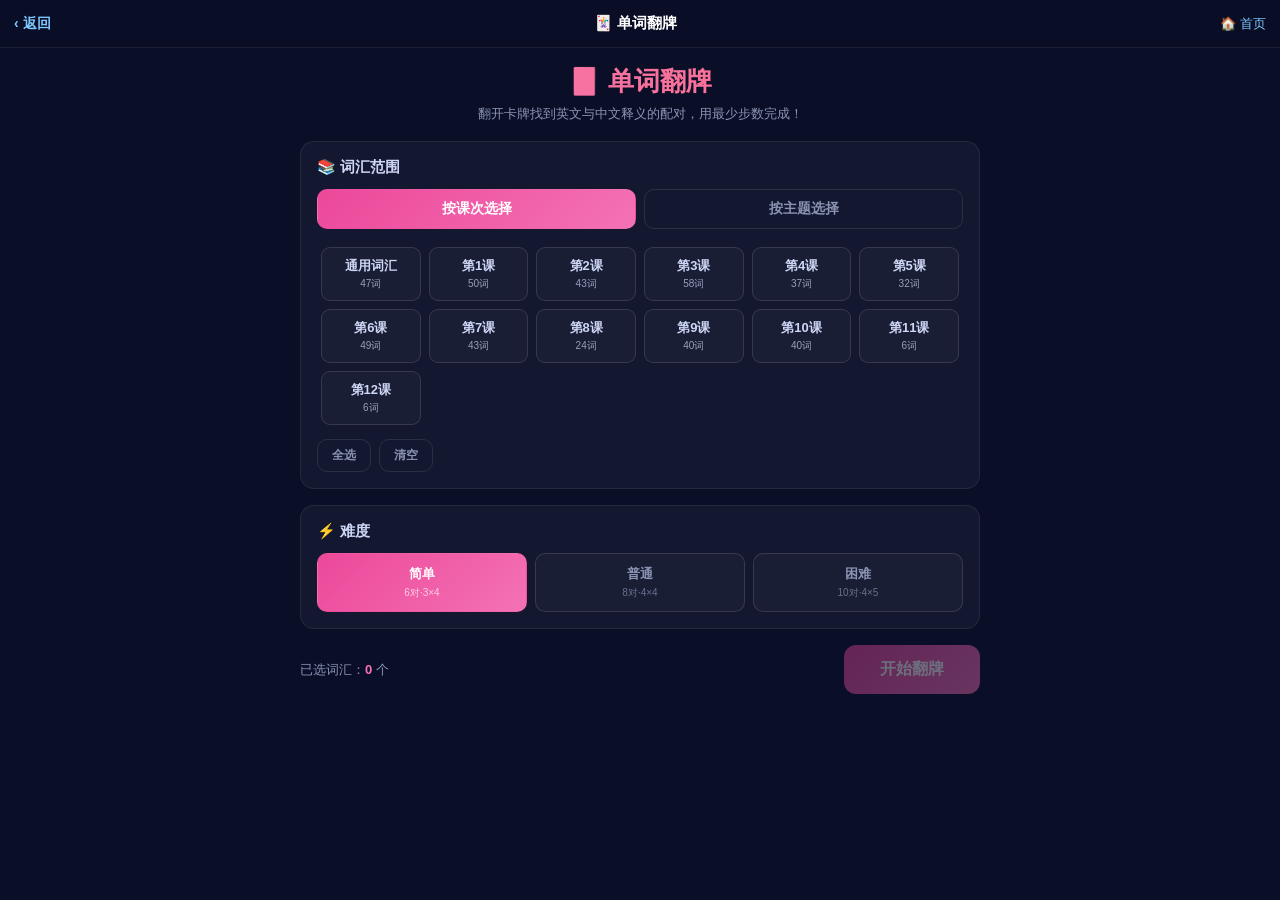
<file: words_game/memory.html>
<!DOCTYPE html>
<html lang="zh-CN">
<head>
<meta charset="UTF-8">
<meta name="viewport" content="width=device-width, initial-scale=1.0, user-scalable=no">
<title>单词翻牌 - 新概念英语第一册</title>
<style>
* { margin:0; padding:0; box-sizing:border-box; -webkit-tap-highlight-color:transparent; }
html,body { height:100%; overflow:hidden; }
body { font-family:'Microsoft YaHei','PingFang SC',sans-serif; background:#0a0e27; color:#fff; user-select:none; }

.top-nav { position:fixed; top:0; left:0; right:0; height:48px; background:rgba(10,14,39,0.92); backdrop-filter:blur(8px); display:flex; align-items:center; justify-content:space-between; padding:0 14px; z-index:50; border-bottom:1px solid rgba(255,255,255,0.08); }
.nav-back { color:#7ec8ff; text-decoration:none; font-size:14px; font-weight:600; }
.nav-title { font-size:15px; font-weight:700; color:#fff; }
.nav-home { color:#7ec8ff; text-decoration:none; font-size:13px; }

#app { position:fixed; inset:0; }
.screen { position:absolute; inset:0; display:none; flex-direction:column; }
.screen.active { display:flex; }

/* 选择界面 */
#selectScreen { overflow-y:auto; padding:64px 16px 32px; }
.select-wrap { max-width:680px; margin:0 auto; width:100%; }
.select-title { text-align:center; margin-bottom:18px; }
.select-title h1 { font-size:26px; background:linear-gradient(90deg,#f472b6,#fb7185); -webkit-background-clip:text; background-clip:text; color:transparent; margin-bottom:6px; }
.select-title p { font-size:13px; color:#8a93b2; }
.section-card { background:rgba(255,255,255,0.04); border:1px solid rgba(255,255,255,0.08); border-radius:14px; padding:16px; margin-bottom:16px; }
.section-card h2 { font-size:15px; margin-bottom:12px; color:#cdd6f4; }
.tab-row { display:flex; gap:8px; margin-bottom:14px; }
.tab-btn { flex:1; padding:10px; border-radius:10px; border:1px solid rgba(255,255,255,0.1); background:transparent; color:#8a93b2; font-size:14px; font-weight:600; cursor:pointer; transition:all .2s; font-family:inherit; }
.tab-btn.active { background:linear-gradient(135deg,#ec4899,#f472b6); color:#fff; border-color:transparent; }
.opt-grid { display:grid; grid-template-columns:repeat(auto-fill,minmax(86px,1fr)); gap:8px; max-height:220px; overflow-y:auto; padding:4px; }
.opt-grid::-webkit-scrollbar { width:6px; } .opt-grid::-webkit-scrollbar-thumb { background:rgba(255,255,255,0.15); border-radius:3px; }
.opt-chip { padding:9px 8px; border-radius:9px; border:1px solid rgba(255,255,255,0.12); background:rgba(255,255,255,0.03); color:#cdd6f4; font-size:13px; font-weight:600; cursor:pointer; transition:all .15s; text-align:center; font-family:inherit; }
.opt-chip:hover { border-color:#ec4899; }
.opt-chip.selected { background:linear-gradient(135deg,#ec4899,#f472b6); color:#fff; border-color:transparent; }
.opt-chip .cnt { display:block; font-size:10px; opacity:0.7; font-weight:400; margin-top:2px; }
.diff-row { display:flex; gap:8px; }
.diff-btn { flex:1; padding:11px; border-radius:10px; border:1px solid rgba(255,255,255,0.12); background:rgba(255,255,255,0.03); color:#8a93b2; font-size:13px; font-weight:600; cursor:pointer; transition:all .15s; font-family:inherit; text-align:center; }
.diff-btn small { display:block; font-size:10px; opacity:0.7; font-weight:400; margin-top:3px; }
.diff-btn.active { background:linear-gradient(135deg,#ec4899,#f472b6); color:#fff; border-color:transparent; }
.select-footer { display:flex; align-items:center; justify-content:space-between; gap:12px; margin-top:8px; }
.word-stat { font-size:13px; color:#8a93b2; }
.word-stat b { color:#f472b6; }
.start-btn { padding:14px 36px; border-radius:12px; border:none; background:linear-gradient(135deg,#ec4899,#f472b6); color:#fff; font-size:16px; font-weight:700; cursor:pointer; font-family:inherit; box-shadow:0 6px 20px rgba(236,72,153,0.4); transition:transform .15s; }
.start-btn:hover { transform:translateY(-2px); }
.start-btn:disabled { opacity:0.4; cursor:not-allowed; transform:none; box-shadow:none; }

/* 游戏界面 */
#gameScreen { overflow-y:auto; }
.game-area { max-width:600px; margin:0 auto; width:100%; padding:56px 12px 16px; flex:1; display:flex; flex-direction:column; align-items:center; }
.hud { position:fixed; top:48px; left:0; right:0; padding:8px 14px; display:flex; justify-content:space-between; align-items:center; z-index:10; pointer-events:none; }
.hud-pill { background:rgba(0,0,0,0.5); border:1px solid rgba(255,255,255,0.12); border-radius:8px; padding:5px 11px; font-size:13px; font-weight:700; backdrop-filter:blur(4px); }
.hud-pill .lbl { font-size:10px; opacity:0.6; font-weight:400; margin-right:4px; }
.hud-pill.score { color:#fbbf24; }
.hud-pill.moves { color:#7ec8ff; }
.hud-pill.time { color:#34d399; }
.hud-right { display:flex; gap:6px; align-items:center; }
.pause-btn { width:34px; height:34px; border-radius:8px; background:rgba(0,0,0,0.5); border:1px solid rgba(255,255,255,0.15); color:#fff; font-size:14px; cursor:pointer; pointer-events:auto; }

/* 卡牌网格 */
.card-grid { display:grid; gap:10px; perspective:800px; }
.card { position:relative; cursor:pointer; transform-style:preserve-3d; transition:transform .4s; }
.card.flipped { transform:rotateY(180deg); }
.card.matched { animation:matchPop .4s ease; }
@keyframes matchPop { 0%{transform:rotateY(180deg) scale(1);} 50%{transform:rotateY(180deg) scale(1.12);} 100%{transform:rotateY(180deg) scale(1);} }
.card-face { position:absolute; inset:0; border-radius:12px; display:flex; align-items:center; justify-content:center; backface-visibility:hidden; -webkit-backface-visibility:hidden; font-weight:700; text-align:center; padding:4px; word-break:break-word; line-height:1.2; }
.card-front { background:linear-gradient(135deg,#1a1f3a,#2a3158); border:2px solid rgba(255,255,255,0.12); color:transparent; }
.card-front::after { content:'❓'; font-size:2em; }
.card-back { background:linear-gradient(135deg,#1e3a5f,#2563eb); border:2px solid #3b82f6; color:#bfdbfe; transform:rotateY(180deg); }
.card-back.cn { background:linear-gradient(135deg,#164e3a,#059669); border-color:#10b981; color:#a7f3d0; }
.card.matched .card-back { border-color:#fbbf24; box-shadow:0 0 16px rgba(251,191,36,0.4); }
.card.wrong .card-back { border-color:#ef4444; box-shadow:0 0 16px rgba(239,68,68,0.4); }

.ctrl-row { display:flex; gap:10px; justify-content:center; margin-top:14px; }
.ctrl-btn { padding:10px 20px; border-radius:10px; border:1px solid rgba(255,255,255,0.15); background:rgba(255,255,255,0.06); color:#cdd6f4; font-size:14px; font-weight:600; cursor:pointer; font-family:inherit; transition:all .15s; }
.ctrl-btn:hover { background:rgba(255,255,255,0.12); }

/* 暂停 */
.pause-overlay { position:fixed; inset:0; background:rgba(10,14,39,0.85); display:none; flex-direction:column; align-items:center; justify-content:center; z-index:30; backdrop-filter:blur(4px); }
.pause-overlay.show { display:flex; }
.pause-overlay h2 { font-size:28px; margin-bottom:24px; }
.pause-overlay button { padding:13px 32px; border-radius:11px; border:none; font-size:15px; font-weight:700; cursor:pointer; font-family:inherit; margin:5px; }
.pause-overlay .resume { background:linear-gradient(135deg,#ec4899,#f472b6); color:#fff; }
.pause-overlay .quit { background:rgba(255,255,255,0.1); color:#fff; border:1px solid rgba(255,255,255,0.15); }

/* 结束 */
#endScreen { align-items:center; justify-content:center; padding:20px; }
.end-card { background:rgba(255,255,255,0.04); border:1px solid rgba(255,255,255,0.1); border-radius:18px; padding:32px 28px; max-width:420px; width:100%; text-align:center; }
.end-icon { font-size:56px; margin-bottom:8px; }
.end-title { font-size:24px; font-weight:800; margin-bottom:6px; }
.end-sub { font-size:13px; color:#8a93b2; margin-bottom:22px; }
.end-stats { display:grid; grid-template-columns:repeat(2,1fr); gap:12px; margin-bottom:24px; }
.end-stat { background:rgba(255,255,255,0.04); border-radius:10px; padding:14px 8px; }
.end-stat .num { font-size:26px; font-weight:800; color:#f472b6; }
.end-stat .lbl { font-size:11px; color:#8a93b2; margin-top:2px; }
.end-actions { display:flex; gap:10px; }
.end-actions button { flex:1; padding:13px; border-radius:11px; border:none; font-size:14px; font-weight:700; cursor:pointer; font-family:inherit; }
.btn-again { background:linear-gradient(135deg,#ec4899,#f472b6); color:#fff; }
.btn-menu { background:rgba(255,255,255,0.1); color:#fff; border:1px solid rgba(255,255,255,0.15); }
.stars { font-size:28px; margin-bottom:8px; letter-spacing:4px; }

.toast { position:fixed; top:50%; left:50%; transform:translate(-50%,-50%); font-size:28px; font-weight:900; pointer-events:none; z-index:200; opacity:0; }
</style>
</head>
<body>
<nav class="top-nav">
  <a href="index.html" class="nav-back">‹ 返回</a>
  <span class="nav-title">🃏 单词翻牌</span>
  <a href="../index.html" class="nav-home">🏠 首页</a>
</nav>
<div id="app">
  <div id="selectScreen" class="screen active">
    <div class="select-wrap">
      <div class="select-title">
        <h1>🃏 单词翻牌</h1>
        <p>翻开卡牌找到英文与中文释义的配对，用最少步数完成！</p>
      </div>
      <div class="section-card">
        <h2>📚 词汇范围</h2>
        <div class="tab-row">
          <button class="tab-btn active" data-mode="lesson">按课次选择</button>
          <button class="tab-btn" data-mode="topic">按主题选择</button>
        </div>
        <div id="optGrid" class="opt-grid"></div>
        <div style="margin-top:10px; display:flex; gap:8px;">
          <button id="selectAll" class="tab-btn" style="flex:0 0 auto; padding:7px 14px; font-size:12px;">全选</button>
          <button id="clearAll" class="tab-btn" style="flex:0 0 auto; padding:7px 14px; font-size:12px;">清空</button>
        </div>
      </div>
      <div class="section-card">
        <h2>⚡ 难度</h2>
        <div class="diff-row">
          <button class="diff-btn active" data-diff="easy">简单<small>6对·3×4</small></button>
          <button class="diff-btn" data-diff="normal">普通<small>8对·4×4</small></button>
          <button class="diff-btn" data-diff="hard">困难<small>10对·4×5</small></button>
        </div>
      </div>
      <div class="select-footer">
        <div class="word-stat">已选词汇：<b id="wordCount">0</b> 个</div>
        <button id="startBtn" class="start-btn" disabled>开始翻牌</button>
      </div>
    </div>
  </div>
  <div id="gameScreen" class="screen">
    <div class="hud">
      <div style="display:flex; gap:6px;">
        <div class="hud-pill score"><span class="lbl">分数</span><span id="hudScore">0</span></div>
        <div class="hud-pill moves"><span class="lbl">步数</span><span id="hudMoves">0</span></div>
        <div class="hud-pill time"><span class="lbl">⏱</span><span id="hudTime">0</span>s</div>
      </div>
      <div class="hud-right">
        <div class="hud-pill" style="color:#f472b6;"><span class="lbl">已配对</span><span id="hudMatched">0</span>/<span id="hudTotal">0</span></div>
        <button class="pause-btn" id="pauseBtn">⏸</button>
      </div>
    </div>
    <div class="game-area">
      <div class="card-grid" id="cardGrid"></div>
      <div class="ctrl-row">
        <button class="ctrl-btn" id="peekBtn">👁 偷看 <span style="font-size:11px;opacity:.7">(2)</span></button>
      </div>
    </div>
    <div class="pause-overlay" id="pauseOverlay">
      <h2>⏸ 已暂停</h2>
      <button class="resume" id="resumeBtn">继续游戏</button>
      <button class="quit" id="quitBtn">退出游戏</button>
    </div>
    <div class="toast" id="toast"></div>
  </div>
  <div id="endScreen" class="screen">
    <div class="end-card">
      <div class="end-icon" id="endIcon">🎉</div>
      <div class="stars" id="endStars">⭐⭐⭐</div>
      <div class="end-title" id="endTitle">完美通关！</div>
      <div class="end-sub" id="endSub"></div>
      <div class="end-stats">
        <div class="end-stat"><div class="num" id="endScore">0</div><div class="lbl">最终得分</div></div>
        <div class="end-stat"><div class="num" id="endMoves">0</div><div class="lbl">总步数</div></div>
        <div class="end-stat"><div class="num" id="endTime">0s</div><div class="lbl">用时</div></div>
        <div class="end-stat"><div class="num" id="endAcc">0%</div><div class="lbl">命中率</div></div>
      </div>
      <div class="end-actions">
        <button class="btn-again" id="againBtn">再来一局</button>
        <button class="btn-menu" id="menuBtn">返回选择</button>
      </div>
    </div>
  </div>
</div>
<script src="vocabulary.js"></script>
<script>
(function(){
'use strict';
const VOCAB=(typeof vocabulary!=='undefined'&&vocabulary.vocabulary)||[];
const ALL_TOPICS=[],ALL_LESSONS=[]; const topicSet={},lessonSet={};
VOCAB.forEach(v=>{ if(v.topic&&!topicSet[v.topic]){topicSet[v.topic]=0;ALL_TOPICS.push(v.topic);} if(v.topic)topicSet[v.topic]++; const ln=v.lesson; if(ln!=null&&!lessonSet[ln]){lessonSet[ln]=0;ALL_LESSONS.push(ln);} if(ln!=null)lessonSet[ln]++; });
ALL_LESSONS.sort((a,b)=>a-b);
const state={mode:'lesson',diff:'easy',selectedLessons:new Set(),selectedTopics:new Set(),pool:[]};
const DIFF_CFG={easy:{pairs:6,cols:3,rows:4},normal:{pairs:8,cols:4,rows:4},hard:{pairs:10,cols:4,rows:5}};
const $=id=>document.getElementById(id);

function renderOptions(){
  const g=$('optGrid'); g.innerHTML='';
  const items=state.mode==='lesson'?ALL_LESSONS.map(l=>({key:l,label:l===0?'通用词汇':'第'+l+'课',cnt:lessonSet[l]})):ALL_TOPICS.map(t=>({key:t,label:t,cnt:topicSet[t]}));
  const sel=state.mode==='lesson'?state.selectedLessons:state.selectedTopics;
  items.forEach(it=>{ const el=document.createElement('div'); el.className='opt-chip'+(sel.has(it.key)?' selected':''); el.innerHTML=it.label+'<span class="cnt">'+it.cnt+'词</span>'; el.onclick=()=>{if(sel.has(it.key))sel.delete(it.key);else sel.add(it.key);el.classList.toggle('selected');updateStat();}; g.appendChild(el); });
  updateStat();
}
function updateStat(){
  const sel=state.mode==='lesson'?state.selectedLessons:state.selectedTopics;
  if(sel.size===0){state.pool=[];$('wordCount').textContent='0';$('startBtn').disabled=true;return;}
  state.pool=state.mode==='lesson'?VOCAB.filter(v=>state.selectedLessons.has(v.lesson)):VOCAB.filter(v=>state.selectedTopics.has(v.topic));
  $('wordCount').textContent=state.pool.length;
  $('startBtn').disabled=state.pool.length<DIFF_CFG[state.diff].pairs;
}
document.querySelectorAll('.tab-btn[data-mode]').forEach(b=>{b.onclick=()=>{document.querySelectorAll('.tab-btn[data-mode]').forEach(x=>x.classList.remove('active'));b.classList.add('active');state.mode=b.dataset.mode;renderOptions();};});
$('selectAll').onclick=()=>{const sel=state.mode==='lesson'?state.selectedLessons:state.selectedTopics;(state.mode==='lesson'?ALL_LESSONS:ALL_TOPICS).forEach(k=>sel.add(k));renderOptions();};
$('clearAll').onclick=()=>{(state.mode==='lesson'?state.selectedLessons:state.selectedTopics).clear();renderOptions();};
document.querySelectorAll('.diff-btn').forEach(b=>{b.onclick=()=>{document.querySelectorAll('.diff-btn').forEach(x=>x.classList.remove('active'));b.classList.add('active');state.diff=b.dataset.diff;updateStat();};});

/* 游戏 */
const game={running:false,paused:false,score:0,moves:0,hits:0,matched:0,totalPairs:0,peeksLeft:2,firstCard:null,lock:false,startTime:0,timerInt:null,cards:[]};
function shuffle(a){a=a.slice();for(let i=a.length-1;i>0;i--){const j=Math.floor(Math.random()*(i+1));[a[i],a[j]]=[a[j],a[i]];}return a;}
function startGame(){
  $('selectScreen').classList.remove('active');$('endScreen').classList.remove('active');$('gameScreen').classList.add('active');
  resetGame(); buildCards(); renderCards();
}
function resetGame(){
  const cfg=DIFF_CFG[state.diff];
  game.totalPairs=cfg.pairs; game.matched=0; game.score=0; game.moves=0; game.hits=0; game.peeksLeft=2;
  game.firstCard=null; game.lock=false; game.running=true; game.paused=false; game.startTime=Date.now();
  if(game.timerInt)clearInterval(game.timerInt);
  game.timerInt=setInterval(()=>{
    if(game.paused)return;
    $('hudTime').textContent=Math.floor((Date.now()-game.startTime)/1000);
  },1000);
  $('peekBtn').querySelector('span').textContent='('+game.peeksLeft+')';
  $('peekBtn').disabled=false;
  updateHUD();
}
function buildCards(){
  const cfg=DIFF_CFG[state.diff];
  const pool=shuffle(state.pool.filter(v=>v.word&&v.meaning)).slice(0,cfg.pairs);
  const cards=[];
  pool.forEach((v,i)=>{
    cards.push({pairId:i,type:'en',text:v.word,vocab:v,flipped:false,matched:false});
    cards.push({pairId:i,type:'cn',text:v.meaning,vocab:v,flipped:false,matched:false});
  });
  game.cards=shuffle(cards);
}
function renderCards(){
  const cfg=DIFF_CFG[state.diff];
  const grid=$('cardGrid');
  grid.innerHTML='';
  grid.style.gridTemplateColumns='repeat('+cfg.cols+', 1fr)';
  // 计算卡片尺寸
  const wrapW=Math.min(window.innerWidth-32,580);
  const cardW=Math.floor((wrapW-(cfg.cols-1)*10)/cfg.cols);
  const cardH=Math.floor(cardW*1.3);
  game.cards.forEach((card,idx)=>{
    const el=document.createElement('div');
    el.className='card';
    if(card.flipped||card.matched) el.classList.add('flipped');
    if(card.matched) el.classList.add('matched');
    el.style.width=cardW+'px'; el.style.height=cardH+'px';
    el.style.fontSize=Math.max(10,Math.floor(cardW*0.14))+'px';
    const front=document.createElement('div'); front.className='card-face card-front';
    const back=document.createElement('div'); back.className='card-face card-back'+(card.type==='cn'?' cn':'');
    back.textContent=card.text;
    el.appendChild(front); el.appendChild(back);
    el.dataset.idx=idx;
    el.onclick=()=>onCardClick(idx);
    grid.appendChild(el);
  });
  $('hudTotal').textContent=game.totalPairs;
  updateHUD();
}
function onCardClick(idx){
  if(!game.running||game.paused||game.lock)return;
  const card=game.cards[idx];
  if(card.flipped||card.matched)return;
  const el=$('cardGrid').children[idx];
  card.flipped=true; el.classList.add('flipped');
  if(!game.firstCard){
    game.firstCard={idx,card,el};
    return;
  }
  // 第二张
  game.moves++;
  const first=game.firstCard;
  if(first.card.pairId===card.pairId && first.card.type!==card.type){
    // 配对成功
    game.hits++;
    game.matched++;
    game.score+=100+Math.max(0,15-(game.moves-game.matched*2))*5;
    setTimeout(()=>{
      first.el.classList.add('matched');
      el.classList.add('matched');
      first.card.matched=true; card.matched=true;
      showToast('✓ 配对！','#34d399');
      updateHUD();
      if(game.matched>=game.totalPairs){ setTimeout(()=>endGame(true),600); }
    },400);
    game.firstCard=null;
  } else {
    // 不配对
    game.lock=true;
    setTimeout(()=>{
      first.el.classList.add('wrong'); el.classList.add('wrong');
    },300);
    setTimeout(()=>{
      first.card.flipped=false; card.flipped=false;
      first.el.classList.remove('flipped','wrong');
      el.classList.remove('flipped','wrong');
      game.firstCard=null; game.lock=false;
    },900);
    updateHUD();
  }
}
function usePeek(){
  if(!game.running||game.paused||game.peeksLeft<=0||game.lock)return;
  game.peeksLeft--;
  $('peekBtn').querySelector('span').textContent='('+game.peeksLeft+')';
  if(game.peeksLeft===0)$('peekBtn').disabled=true;
  game.lock=true;
  const grid=$('cardGrid');
  const toRestore=[];
  game.cards.forEach((c,i)=>{
    if(!c.matched&&!c.flipped){ const el=grid.children[i]; el.classList.add('flipped'); toRestore.push({i,el}); }
  });
  setTimeout(()=>{
    toRestore.forEach(r=>r.el.classList.remove('flipped'));
    game.lock=false;
  },1500);
  showToast('👁 偷看1.5秒','#fbbf24');
}
function updateHUD(){ $('hudScore').textContent=game.score; $('hudMoves').textContent=game.moves; $('hudMatched').textContent=game.matched; }
let toastTimer=null;
function showToast(text,color){ const t=$('toast'); t.textContent=text; t.style.color=color; t.style.transition='none'; t.style.opacity='1'; t.style.transform='translate(-50%,-50%) scale(1.2)'; clearTimeout(toastTimer); requestAnimationFrame(()=>{t.style.transition='all .6s ease';t.style.opacity='0';t.style.transform='translate(-50%,-80%) scale(1)';}); }
function togglePause(){ if(!game.running)return; game.paused=!game.paused; $('pauseOverlay').classList.toggle('show',game.paused); }
function endGame(completed){
  game.running=false; if(game.timerInt)clearInterval(game.timerInt);
  const elapsed=Math.floor((Date.now()-game.startTime)/1000);
  const acc=game.moves>0?Math.round(game.hits/game.moves*100):0;
  // 星级评定
  const perfectMoves=game.totalPairs;
  const ratio=game.moves/perfectMoves;
  let stars=1;
  if(ratio<=1.5)stars=3; else if(ratio<=2.2)stars=2;
  $('endScore').textContent=game.score; $('endMoves').textContent=game.moves; $('endTime').textContent=elapsed+'s'; $('endAcc').textContent=acc+'%';
  $('endStars').textContent='⭐'.repeat(stars)+'☆'.repeat(3-stars);
  if(stars===3){$('endIcon').textContent='🏆';$('endTitle').textContent='完美通关！';$('endSub').textContent='记忆力超群！';}
  else if(stars===2){$('endIcon').textContent='🎉';$('endTitle').textContent='不错！';$('endSub').textContent='再来一局拿三星吧！';}
  else {$('endIcon').textContent='💪';$('endTitle').textContent='通关了！';$('endSub').textContent='多练习能拿更高星！';}
  $('gameScreen').classList.remove('active');$('endScreen').classList.add('active');
}
$('startBtn').onclick=()=>{if(state.pool.length<DIFF_CFG[state.diff].pairs)return;startGame();};
$('peekBtn').onclick=usePeek;
$('pauseBtn').onclick=togglePause;
$('resumeBtn').onclick=togglePause;
$('quitBtn').onclick=()=>{game.running=false;game.paused=false;if(game.timerInt)clearInterval(game.timerInt);$('pauseOverlay').classList.remove('show');$('gameScreen').classList.remove('active');$('selectScreen').classList.add('active');};
$('againBtn').onclick=startGame;
$('menuBtn').onclick=()=>{$('endScreen').classList.remove('active');$('selectScreen').classList.add('active');};
window.addEventListener('resize',()=>{if(game.running)renderCards();});
renderOptions();
})();
</script>
</body>
</html>
</file>
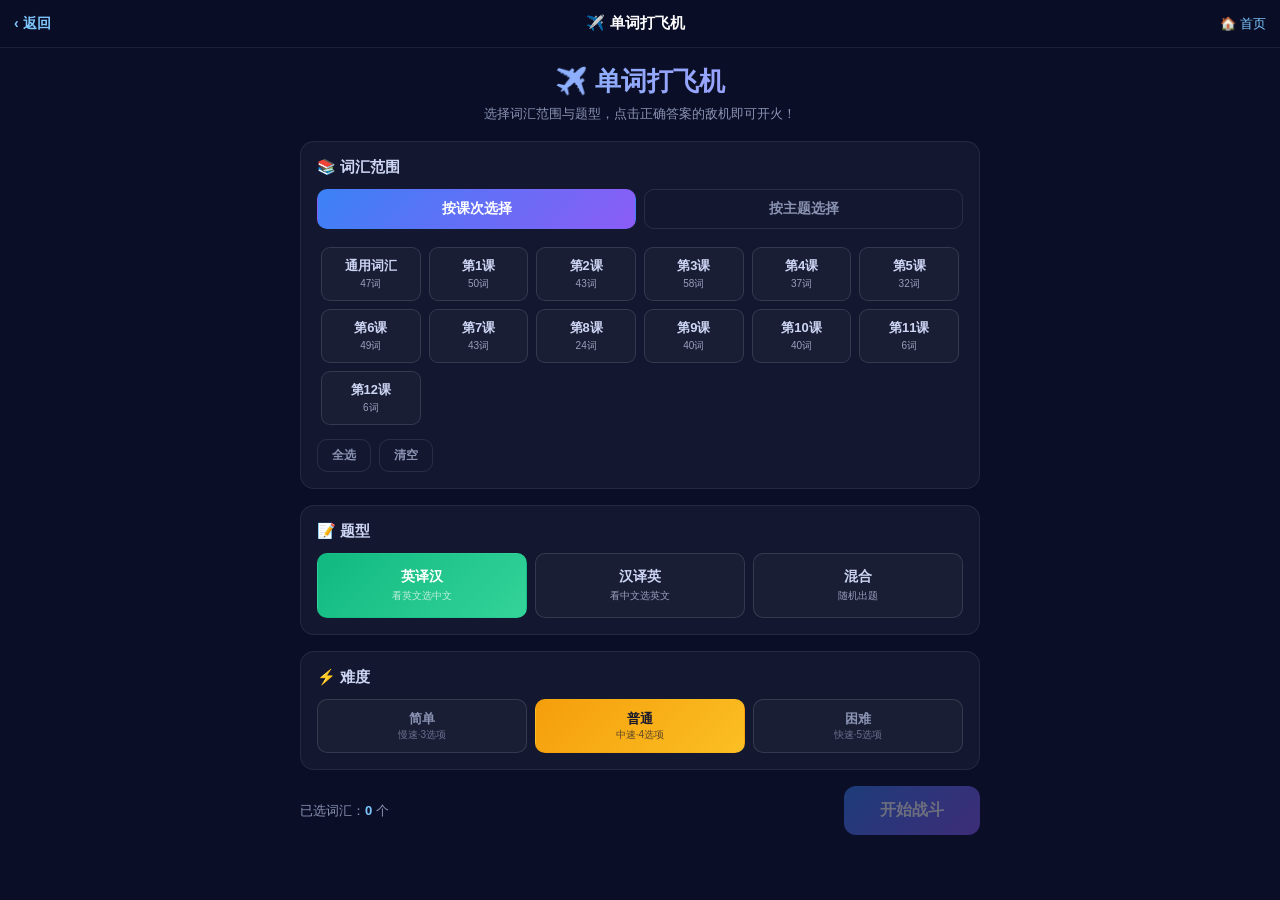
<file: words_game/plane.html>
<!DOCTYPE html>
<html lang="zh-CN">
<head>
<meta charset="UTF-8">
<meta name="viewport" content="width=device-width, initial-scale=1.0, user-scalable=no">
<title>单词打飞机 - 新概念英语第一册</title>
<style>
* { margin:0; padding:0; box-sizing:border-box; -webkit-tap-highlight-color:transparent; }
html,body { height:100%; overflow:hidden; }
body {
  font-family:'Microsoft YaHei','PingFang SC',sans-serif;
  background:#0a0e27;
  color:#fff;
  user-select:none;
}
/* ===== 顶部导航 ===== */
.top-nav {
  position:fixed; top:0; left:0; right:0; height:48px;
  background:rgba(10,14,39,0.92); backdrop-filter:blur(8px);
  display:flex; align-items:center; justify-content:space-between;
  padding:0 14px; z-index:50; border-bottom:1px solid rgba(255,255,255,0.08);
}
.nav-back { color:#7ec8ff; text-decoration:none; font-size:14px; font-weight:600; display:flex; align-items:center; gap:4px; }
.nav-title { font-size:15px; font-weight:700; color:#fff; }
.nav-home { color:#7ec8ff; text-decoration:none; font-size:13px; }

/* ===== 通用 ===== */
#app { position:fixed; inset:0; }
.screen { position:absolute; inset:0; display:none; flex-direction:column; }
.screen.active { display:flex; }

/* ===== 选择界面 ===== */
#selectScreen { overflow-y:auto; padding:64px 16px 32px; }
.select-wrap { max-width:680px; margin:0 auto; width:100%; }
.select-title { text-align:center; margin-bottom:18px; }
.select-title h1 { font-size:26px; background:linear-gradient(90deg,#7ec8ff,#a78bfa); -webkit-background-clip:text; background-clip:text; color:transparent; margin-bottom:6px; }
.select-title p { font-size:13px; color:#8a93b2; }

.section-card {
  background:rgba(255,255,255,0.04); border:1px solid rgba(255,255,255,0.08);
  border-radius:14px; padding:16px; margin-bottom:16px;
}
.section-card h2 { font-size:15px; margin-bottom:12px; color:#cdd6f4; display:flex; align-items:center; gap:6px; }

.tab-row { display:flex; gap:8px; margin-bottom:14px; }
.tab-btn {
  flex:1; padding:10px; border-radius:10px; border:1px solid rgba(255,255,255,0.1);
  background:transparent; color:#8a93b2; font-size:14px; font-weight:600; cursor:pointer;
  transition:all .2s; font-family:inherit;
}
.tab-btn.active { background:linear-gradient(135deg,#3b82f6,#8b5cf6); color:#fff; border-color:transparent; }

/* 选项网格 */
.opt-grid { display:grid; grid-template-columns:repeat(auto-fill,minmax(86px,1fr)); gap:8px; max-height:260px; overflow-y:auto; padding:4px; }
.opt-grid::-webkit-scrollbar { width:6px; }
.opt-grid::-webkit-scrollbar-thumb { background:rgba(255,255,255,0.15); border-radius:3px; }
.opt-chip {
  padding:9px 8px; border-radius:9px; border:1px solid rgba(255,255,255,0.12);
  background:rgba(255,255,255,0.03); color:#cdd6f4; font-size:13px; font-weight:600;
  cursor:pointer; transition:all .15s; text-align:center; font-family:inherit;
}
.opt-chip:hover { border-color:#3b82f6; }
.opt-chip.selected { background:linear-gradient(135deg,#3b82f6,#8b5cf6); color:#fff; border-color:transparent; }
.opt-chip .cnt { display:block; font-size:10px; opacity:0.7; font-weight:400; margin-top:2px; }

/* 题型 */
.qtype-row { display:flex; gap:8px; }
.qtype-btn {
  flex:1; padding:14px 8px; border-radius:10px; border:1px solid rgba(255,255,255,0.12);
  background:rgba(255,255,255,0.03); color:#cdd6f4; font-size:14px; font-weight:600;
  cursor:pointer; transition:all .15s; font-family:inherit; text-align:center;
}
.qtype-btn.active { background:linear-gradient(135deg,#10b981,#34d399); color:#fff; border-color:transparent; }
.qtype-btn small { display:block; font-size:10px; opacity:0.7; font-weight:400; margin-top:3px; }

/* 难度 */
.diff-row { display:flex; gap:8px; }
.diff-btn {
  flex:1; padding:10px; border-radius:10px; border:1px solid rgba(255,255,255,0.12);
  background:rgba(255,255,255,0.03); color:#8a93b2; font-size:13px; font-weight:600;
  cursor:pointer; transition:all .15s; font-family:inherit;
}
.diff-btn.active { background:linear-gradient(135deg,#f59e0b,#fbbf24); color:#1a1a2e; border-color:transparent; }

/* 统计 + 开始 */
.select-footer { display:flex; align-items:center; justify-content:space-between; gap:12px; margin-top:8px; }
.word-stat { font-size:13px; color:#8a93b2; }
.word-stat b { color:#7ec8ff; }
.start-btn {
  padding:14px 36px; border-radius:12px; border:none;
  background:linear-gradient(135deg,#3b82f6,#8b5cf6); color:#fff;
  font-size:16px; font-weight:700; cursor:pointer; font-family:inherit;
  box-shadow:0 6px 20px rgba(59,130,246,0.4); transition:transform .15s;
}
.start-btn:hover { transform:translateY(-2px); }
.start-btn:active { transform:translateY(0); }
.start-btn:disabled { opacity:0.4; cursor:not-allowed; transform:none; box-shadow:none; }

/* ===== 游戏界面 ===== */
#gameScreen { background:#0a0e27; }
#gameCanvas { position:absolute; inset:0; width:100%; height:100%; display:block; }

/* HUD */
.hud { position:absolute; top:56px; left:0; right:0; padding:8px 14px; display:flex; justify-content:space-between; align-items:flex-start; pointer-events:none; z-index:10; }
.hud-left, .hud-right { display:flex; flex-direction:column; gap:6px; }
.hud-right { align-items:flex-end; }
.hud-pill { background:rgba(0,0,0,0.5); border:1px solid rgba(255,255,255,0.12); border-radius:8px; padding:5px 11px; font-size:13px; font-weight:700; backdrop-filter:blur(4px); }
.hud-pill.score { color:#fbbf24; }
.hud-pill.combo { color:#34d399; }
.hud-pill .lbl { font-size:10px; opacity:0.6; font-weight:400; margin-right:4px; }
.hp-bar { display:flex; gap:4px; }
.hp-heart { font-size:18px; filter:drop-shadow(0 0 3px rgba(239,68,68,0.6)); transition:all .3s; }
.hp-heart.lost { filter:grayscale(1) opacity(0.3); transform:scale(0.8); }

/* 目标提示 */
.target-box {
  position:absolute; top:104px; left:50%; transform:translateX(-50%);
  background:rgba(0,0,0,0.55); border:1.5px solid rgba(126,200,255,0.5);
  border-radius:14px; padding:10px 22px; text-align:center; z-index:10;
  backdrop-filter:blur(6px); max-width:90vw; pointer-events:none;
  box-shadow:0 4px 24px rgba(59,130,246,0.25);
}
.target-box .tgt-lbl { font-size:11px; color:#7ec8ff; font-weight:600; margin-bottom:2px; }
.target-box .tgt-word { font-size:22px; font-weight:800; color:#fff; letter-spacing:1px; word-break:break-word; }
.target-box .tgt-pos { font-size:11px; color:#8a93b2; margin-top:2px; }

/* 控制提示 */
.controls-hint {
  position:absolute; bottom:12px; left:50%; transform:translateX(-50%);
  font-size:11px; color:rgba(255,255,255,0.35); z-index:10; pointer-events:none;
  text-align:center; white-space:nowrap;
}

/* 鼠标指针 */
#gameCanvas { cursor:crosshair; }

/* 暂停按钮 */
.pause-btn { position:absolute; top:56px; right:14px; width:36px; height:36px; border-radius:9px; background:rgba(0,0,0,0.5); border:1px solid rgba(255,255,255,0.15); color:#fff; font-size:16px; cursor:pointer; z-index:12; display:none; }
#gameScreen.active .pause-btn { display:block; }

/* ===== 结束界面 ===== */
#endScreen { align-items:center; justify-content:center; padding:20px; }
.end-card { background:rgba(255,255,255,0.04); border:1px solid rgba(255,255,255,0.1); border-radius:18px; padding:32px 28px; max-width:420px; width:100%; text-align:center; }
.end-icon { font-size:56px; margin-bottom:8px; }
.end-title { font-size:24px; font-weight:800; margin-bottom:6px; }
.end-sub { font-size:13px; color:#8a93b2; margin-bottom:22px; }
.end-stats { display:grid; grid-template-columns:repeat(2,1fr); gap:12px; margin-bottom:24px; }
.end-stat { background:rgba(255,255,255,0.04); border-radius:10px; padding:14px 8px; }
.end-stat .num { font-size:26px; font-weight:800; color:#7ec8ff; }
.end-stat .lbl { font-size:11px; color:#8a93b2; margin-top:2px; }
.end-actions { display:flex; gap:10px; }
.end-actions button { flex:1; padding:13px; border-radius:11px; border:none; font-size:14px; font-weight:700; cursor:pointer; font-family:inherit; }
.btn-again { background:linear-gradient(135deg,#3b82f6,#8b5cf6); color:#fff; }
.btn-menu { background:rgba(255,255,255,0.1); color:#fff; border:1px solid rgba(255,255,255,0.15); }

/* 暂停遮罩 */
.pause-overlay { position:absolute; inset:0; background:rgba(10,14,39,0.85); display:none; flex-direction:column; align-items:center; justify-content:center; z-index:30; backdrop-filter:blur(4px); }
.pause-overlay.show { display:flex; }
.pause-overlay h2 { font-size:28px; margin-bottom:24px; }
.pause-overlay button { padding:13px 32px; border-radius:11px; border:none; font-size:15px; font-weight:700; cursor:pointer; font-family:inherit; margin:5px; }
.pause-overlay .resume { background:linear-gradient(135deg,#10b981,#34d399); color:#fff; }
.pause-overlay .quit { background:rgba(255,255,255,0.1); color:#fff; border:1px solid rgba(255,255,255,0.15); }

/* Toast */
.toast { position:absolute; top:50%; left:50%; transform:translate(-50%,-50%); font-size:32px; font-weight:900; pointer-events:none; z-index:20; opacity:0; }
</style>
</head>
<body>
<nav class="top-nav">
  <a href="index.html" class="nav-back">‹ 返回</a>
  <span class="nav-title">✈️ 单词打飞机</span>
  <a href="../index.html" class="nav-home">🏠 首页</a>
</nav>

<div id="app">
  <!-- 选择界面 -->
  <div id="selectScreen" class="screen active">
    <div class="select-wrap">
      <div class="select-title">
        <h1>✈️ 单词打飞机</h1>
        <p>选择词汇范围与题型，点击正确答案的敌机即可开火！</p>
      </div>

      <div class="section-card">
        <h2>📚 词汇范围</h2>
        <div class="tab-row">
          <button class="tab-btn active" data-mode="lesson">按课次选择</button>
          <button class="tab-btn" data-mode="topic">按主题选择</button>
        </div>
        <div id="optGrid" class="opt-grid"></div>
        <div style="margin-top:10px; display:flex; gap:8px;">
          <button id="selectAll" class="tab-btn" style="flex:0 0 auto; padding:7px 14px; font-size:12px;">全选</button>
          <button id="clearAll" class="tab-btn" style="flex:0 0 auto; padding:7px 14px; font-size:12px;">清空</button>
        </div>
      </div>

      <div class="section-card">
        <h2>📝 题型</h2>
        <div class="qtype-row">
          <button class="qtype-btn active" data-qtype="en2cn">英译汉<small>看英文选中文</small></button>
          <button class="qtype-btn" data-qtype="cn2en">汉译英<small>看中文选英文</small></button>
          <button class="qtype-btn" data-qtype="mixed">混合<small>随机出题</small></button>
        </div>
      </div>

      <div class="section-card">
        <h2>⚡ 难度</h2>
        <div class="diff-row">
          <button class="diff-btn" data-diff="easy">简单<small style="display:block;font-size:10px;opacity:.7;font-weight:400">慢速·3选项</small></button>
          <button class="diff-btn active" data-diff="normal">普通<small style="display:block;font-size:10px;opacity:.7;font-weight:400">中速·4选项</small></button>
          <button class="diff-btn" data-diff="hard">困难<small style="display:block;font-size:10px;opacity:.7;font-weight:400">快速·5选项</small></button>
        </div>
      </div>

      <div class="select-footer">
        <div class="word-stat">已选词汇：<b id="wordCount">0</b> 个</div>
        <button id="startBtn" class="start-btn" disabled>开始战斗</button>
      </div>
    </div>
  </div>

  <!-- 游戏界面 -->
  <div id="gameScreen" class="screen">
    <canvas id="gameCanvas"></canvas>
    <div class="hud">
      <div class="hud-left">
        <div class="hud-pill score"><span class="lbl">分数</span><span id="hudScore">0</span></div>
        <div class="hud-pill combo"><span class="lbl">连击</span><span id="hudCombo">0</span></div>
      </div>
      <div class="hud-right">
        <div class="hp-bar" id="hpBar"></div>
      </div>
    </div>
    <button class="pause-btn" id="pauseBtn">⏸</button>
    <div class="target-box" id="targetBox">
      <div class="tgt-lbl" id="tgtLbl">翻译：</div>
      <div class="tgt-word" id="tgtWord">—</div>
      <div class="tgt-pos" id="tgtPos"></div>
    </div>
    <div class="controls-hint">👆 点击敌机发射炮弹　·　P 暂停</div>
    <div class="pause-overlay" id="pauseOverlay">
      <h2>⏸ 已暂停</h2>
      <button class="resume" id="resumeBtn">继续游戏</button>
      <button class="quit" id="quitBtn">退出游戏</button>
    </div>
    <div class="toast" id="toast"></div>
  </div>

  <!-- 结束界面 -->
  <div id="endScreen" class="screen">
    <div class="end-card">
      <div class="end-icon" id="endIcon">💥</div>
      <div class="end-title" id="endTitle">战斗结束</div>
      <div class="end-sub" id="endSub"></div>
      <div class="end-stats">
        <div class="end-stat"><div class="num" id="endScore">0</div><div class="lbl">最终得分</div></div>
        <div class="end-stat"><div class="num" id="endKill">0</div><div class="lbl">击落敌机</div></div>
        <div class="end-stat"><div class="num" id="endAcc">0%</div><div class="lbl">命中率</div></div>
        <div class="end-stat"><div class="num" id="endMaxCombo">0</div><div class="lbl">最高连击</div></div>
      </div>
      <div class="end-actions">
        <button class="btn-again" id="againBtn">再来一局</button>
        <button class="btn-menu" id="menuBtn">返回选择</button>
      </div>
    </div>
  </div>
</div>

<script src="vocabulary.js"></script>
<script>
(function(){
'use strict';

/* ============ 数据预处理 ============ */
const VOCAB = (typeof vocabulary !== 'undefined' && vocabulary.vocabulary) || [];
const ALL_TOPICS = [];
const ALL_LESSONS = [];
const topicSet = {}, lessonSet = {};
VOCAB.forEach(v=>{
  if(v.topic && !topicSet[v.topic]){ topicSet[v.topic]=0; ALL_TOPICS.push(v.topic); }
  if(v.topic) topicSet[v.topic]++;
  const ln = v.lesson;
  if(ln!=null && !lessonSet[ln]){ lessonSet[ln]=0; ALL_LESSONS.push(ln); }
  if(ln!=null) lessonSet[ln]++;
});
ALL_LESSONS.sort((a,b)=>a-b);

/* ============ 状态 ============ */
const state = {
  mode:'lesson',          // lesson | topic
  qtype:'en2cn',          // en2cn | cn2en | mixed
  diff:'normal',          // easy | normal | hard
  selectedLessons:new Set(),
  selectedTopics:new Set(),
  pool:[],                // 当前选中的词汇
  questions:[],           // 生成的题目序列
  qIndex:0,
};
const DIFF_CFG = {
  easy:   { options:3, planeSpeed:0.55, spawnGap:2600 },
  normal: { options:4, planeSpeed:0.85, spawnGap:2100 },
  hard:   { options:5, planeSpeed:1.20, spawnGap:1700 },
};

/* ============ DOM ============ */
const $=id=>document.getElementById(id);
const selScreen=$('selectScreen'), gameScreen=$('gameScreen'), endScreen=$('endScreen');
const optGrid=$('optGrid'), wordCount=$('wordCount'), startBtn=$('startBtn');
const canvas=$('gameCanvas'), ctx=canvas.getContext('2d');

/* ============ 选择界面渲染 ============ */
function renderOptions(){
  optGrid.innerHTML='';
  const items = state.mode==='lesson'
    ? ALL_LESSONS.map(l=>({key:l, label:l===0?'通用词汇':'第'+l+'课', cnt:lessonSet[l]}))
    : ALL_TOPICS.map(t=>({key:t, label:t, cnt:topicSet[t]}));
  const sel = state.mode==='lesson'?state.selectedLessons:state.selectedTopics;
  items.forEach(it=>{
    const el=document.createElement('div');
    el.className='opt-chip'+(sel.has(it.key)?' selected':'');
    el.innerHTML=it.label+'<span class="cnt">'+it.cnt+'词</span>';
    el.onclick=()=>{
      if(sel.has(it.key)) sel.delete(it.key); else sel.add(it.key);
      el.classList.toggle('selected');
      updateStat();
    };
    optGrid.appendChild(el);
  });
  updateStat();
}
function updateStat(){
  const sel = state.mode==='lesson'?state.selectedLessons:state.selectedTopics;
  if(sel.size===0){ state.pool=[]; wordCount.textContent='0'; startBtn.disabled=true; return; }
  if(state.mode==='lesson'){
    state.pool = VOCAB.filter(v=>state.selectedLessons.has(v.lesson));
  } else {
    state.pool = VOCAB.filter(v=>state.selectedTopics.has(v.topic));
  }
  wordCount.textContent=state.pool.length;
  startBtn.disabled = state.pool.length < 4;
}

/* tab切换 */
document.querySelectorAll('.tab-btn[data-mode]').forEach(b=>{
  b.onclick=()=>{
    document.querySelectorAll('.tab-btn[data-mode]').forEach(x=>x.classList.remove('active'));
    b.classList.add('active');
    state.mode=b.dataset.mode;
    renderOptions();
  };
});
$('selectAll').onclick=()=>{
  const sel=state.mode==='lesson'?state.selectedLessons:state.selectedTopics;
  (state.mode==='lesson'?ALL_LESSONS:ALL_TOPICS).forEach(k=>sel.add(k));
  renderOptions();
};
$('clearAll').onclick=()=>{
  (state.mode==='lesson'?state.selectedLessons:state.selectedTopics).clear();
  renderOptions();
};
document.querySelectorAll('.qtype-btn').forEach(b=>{
  b.onclick=()=>{
    document.querySelectorAll('.qtype-btn').forEach(x=>x.classList.remove('active'));
    b.classList.add('active');
    state.qtype=b.dataset.qtype;
  };
});
document.querySelectorAll('.diff-btn').forEach(b=>{
  b.onclick=()=>{
    document.querySelectorAll('.diff-btn').forEach(x=>x.classList.remove('active'));
    b.classList.add('active');
    state.diff=b.dataset.diff;
  };
});

/* ============ 题目生成 ============ */
function pickRandom(arr,n){
  const a=arr.slice();
  for(let i=a.length-1;i>0;i--){ const j=Math.floor(Math.random()*(i+1)); [a[i],a[j]]=[a[j],a[i]]; }
  return a.slice(0,n);
}
function buildQuestions(){
  const pool=state.pool.slice();
  const cfg=DIFF_CFG[state.diff];
  const list=[];
  // 打乱
  for(let i=pool.length-1;i>0;i--){ const j=Math.floor(Math.random()*(i+1)); [pool[i],pool[j]]=[pool[j],pool[i]]; }
  pool.forEach((w,idx)=>{
    let dir;
    if(state.qtype==='en2cn') dir='en2cn';
    else if(state.qtype==='cn2en') dir='cn2en';
    else dir = Math.random()<0.5?'en2cn':'cn2en';
    // 干扰项：与正确答案同方向
    let distractors;
    if(dir==='en2cn'){
      // 显示英文，选项是中文释义
      distractors = pickRandom(pool.filter(x=>x.meaning!==w.meaning), cfg.options-1).map(x=>x.meaning);
    } else {
      distractors = pickRandom(pool.filter(x=>x.word!==w.word), cfg.options-1).map(x=>x.word);
    }
    const correct = dir==='en2cn'? w.meaning : w.word;
    const options = pickRandom([correct,...distractors], cfg.options);
    list.push({
      word:w, dir:dir, correct:correct, options:options,
      prompt: dir==='en2cn'? w.word : w.meaning
    });
  });
  state.questions=list;
  state.qIndex=0;
}

/* ============ 游戏引擎 ============ */
let W=0,H=0,DPR=1;
function resize(){
  DPR=Math.min(window.devicePixelRatio||1, 2);
  W=window.innerWidth; H=window.innerHeight;
  canvas.width=W*DPR; canvas.height=H*DPR;
  canvas.style.width=W+'px'; canvas.style.height=H+'px';
  ctx.setTransform(DPR,0,0,DPR,0,0);
}
window.addEventListener('resize',resize);

const game = {
  running:false, paused:false, raf:0,
  score:0, kill:0, shots:0, hits:0, combo:0, maxCombo:0, hp:3,
  player:{x:0,y:0,w:46,h:46,targetX:0},
  bullets:[], planes:[], particles:[], floats:[], trails:[],
  curQ:null, curPlanes:[],        // 当前题目的飞机（带option）
  spawnTimer:0, nextSpawn:0,
  lock:false,                     // 点击锁定（防止连点）
  lastTs:0,
};

function resetGame(){
  game.running=true; game.paused=false;
  game.score=0; game.kill=0; game.shots=0; game.hits=0; game.combo=0; game.maxCombo=0; game.hp=3;
  game.bullets=[]; game.planes=[]; game.particles=[]; game.floats=[]; game.trails=[];
  game.curQ=null; game.curPlanes=[];
  game.spawnTimer=0; game.lock=false;
  game.player.x=W/2; game.player.y=H-90; game.player.targetX=W/2;
  buildQuestions();
  nextQuestion();
  updateHUD();
}

function nextQuestion(){
  if(state.qIndex>=state.questions.length){
    // 全部答完，循环
    state.qIndex=0;
  }
  const q=state.questions[state.qIndex++];
  game.curQ=q;
  game.curPlanes=[];
  // 显示目标
  $('tgtLbl').textContent = q.dir==='en2cn'?'选出正确的中文释义':'选出正确的英文单词';
  $('tgtWord').textContent = q.prompt;
  $('tgtPos').textContent = q.word.pos? ('['+q.word.pos+'] · '+q.word.topic) : (q.word.topic||'');
  // 清除上一题残留飞机
  game.planes = game.planes.filter(p=>p.dying);
  // 生成新飞机
  const cfg=DIFF_CFG[state.diff];
  q.options.forEach((opt,i)=>{
    game.curPlanes.push({
      option:opt, isCorrect:opt===q.correct,
      x: 60 + Math.random()*(W-120), y:-60-i*70,
      w:120, h:54, vy: cfg.planeSpeed*(0.85+Math.random()*0.3),
      hp:1, dying:false, dead:false, wobble:Math.random()*Math.PI*2,
      hue: 200+Math.random()*40,
    });
  });
  game.planes.push(...game.curPlanes);
  game.nextSpawn = 0;
}

/* ===== 输入：点击敌机发射炮弹 ===== */
window.addEventListener('keydown',e=>{
  if(!game.running) return;
  const k=e.key.toLowerCase();
  if(k==='p') togglePause();
});

// 点击/触摸 canvas → 检测击中哪架敌机
function getEventPos(e){
  const rect=canvas.getBoundingClientRect();
  let cx,cy;
  if(e.touches&&e.touches[0]){ cx=e.touches[0].clientX; cy=e.touches[0].clientY; }
  else if(e.changedTouches&&e.changedTouches[0]){ cx=e.changedTouches[0].clientX; cy=e.changedTouches[0].clientY; }
  else { cx=e.clientX; cy=e.clientY; }
  return {x:cx-rect.left, y:cy-rect.top};
}

function handleTap(e){
  if(!game.running||game.paused||game.lock) return;
  e.preventDefault();
  const pos=getEventPos(e);
  // 检测点击了哪架敌机（包含文字标签区域）
  for(let i=0;i<game.planes.length;i++){
    const p=game.planes[i];
    if(p.dying||p.dead) continue;
    // 飞机本体 + 上方文字标签的碰撞区域
    const hitW=Math.max(p.w, 120), hitH=p.h+40;
    if(pos.x>p.x-hitW/2 && pos.x<p.x+hitW/2 && pos.y>p.y-hitH/2-20 && pos.y<p.y+hitH/2){
      fireAt(p);
      return;
    }
  }
}
canvas.addEventListener('click',handleTap);
canvas.addEventListener('touchstart',handleTap,{passive:false});

function fireAt(target){
  game.lock=true;
  game.shots++;
  // 玩家飞机朝目标方向微调
  game.player.targetX = target.x;
  // 发射追踪炮弹
  game.bullets.push({
    x:game.player.x, y:game.player.y-24,
    target:target,
    speed:9, w:6, h:18,
    angle:0, alive:true,
  });
}

/* ===== 追踪炮弹更新 ===== */
function updateBullets(dt){
  for(let i=game.bullets.length-1;i>=0;i--){
    const b=game.bullets[i];
    if(!b.alive){ game.bullets.splice(i,1); continue; }
    // 目标已死/已移除 → 炮弹直线飞出后消失
    if(!b.target || b.target.dead || b.target.dying){
      b.y -= b.speed;
      if(b.y<-30){ game.bullets.splice(i,1); }
      continue;
    }
    // 追踪目标
    const dx=b.target.x - b.x;
    const dy=(b.target.y) - b.y;
    const dist=Math.sqrt(dx*dx+dy*dy);
    b.angle=Math.atan2(dy,dx);
    if(dist < b.speed+8){
      // 命中！
      b.alive=false;
      game.bullets.splice(i,1);
      hitPlane(b.target);
    } else {
      b.x += (dx/dist)*b.speed;
      b.y += (dy/dist)*b.speed;
      // 尾焰粒子
      game.trails.push({x:b.x, y:b.y, life:1, size:3+Math.random()*2});
    }
  }
  // 更新尾焰
  for(let i=game.trails.length-1;i>=0;i--){
    const t=game.trails[i];
    t.life-=0.08;
    if(t.life<=0) game.trails.splice(i,1);
  }
}

function hitPlane(p){
  game.hits++;
  p.hp--;
  if(p.hp<=0){
    p.dying=true;
    explode(p.x,p.y,p.isCorrect?'#34d399':'#ef4444');
    if(p.isCorrect){
      // 答对
      game.combo++;
      if(game.combo>game.maxCombo) game.maxCombo=game.combo;
      const gain = 100 + game.combo*10;
      game.score+=gain;
      game.kill++;
      floatText(p.x,p.y,'+'+gain,'#34d399');
      showToast('✓ 命中！','#34d399');
      // 清除其他当前题飞机
      game.curPlanes.forEach(cp=>{ if(cp!==p && !cp.dead){ cp.dying=true; cp.dead=true; }});
      setTimeout(()=>{ game.lock=false; nextQuestion(); }, 450);
    } else {
      // 答错（击中干扰项）
      game.combo=0;
      game.score=Math.max(0,game.score-30);
      floatText(p.x,p.y,'-30','#ef4444');
      showToast('✗ 答错','#ef4444');
      // 该干扰项消失，题目继续
      setTimeout(()=>{ game.lock=false; }, 400);
    }
    updateHUD();
  }
}

function planeEscaped(p){
  if(p.dead) return;
  p.dead=true; p.dying=true;
  if(p.isCorrect){
    // 正确答案逃脱 → 扣血
    game.hp--; game.combo=0;
    showToast('✗ 错过！','#ef4444');
    explode(p.x,H-40,'#ef4444');
    // 清除其他当前题飞机
    game.curPlanes.forEach(cp=>{ if(cp!==p && !cp.dead){ cp.dying=true; cp.dead=true; }});
    updateHUD();
    if(game.hp<=0){ endGame(); return; }
    setTimeout(()=>{ game.lock=false; nextQuestion(); },450);
  } else {
    // 干扰项逃脱，无影响
  }
}

function explode(x,y,color){
  for(let i=0;i<18;i++){
    const a=Math.random()*Math.PI*2, s=1+Math.random()*4;
    game.particles.push({x,y,vx:Math.cos(a)*s,vy:Math.sin(a)*s,life:1,color,size:2+Math.random()*3});
  }
}
function floatText(x,y,text,color){
  game.floats.push({x,y,text,color,life:1,vy:-1.2});
}
let toastTimer=null;
function showToast(text,color){
  const t=$('toast');
  t.textContent=text; t.style.color=color;
  t.style.transition='none'; t.style.opacity='1'; t.style.transform='translate(-50%,-50%) scale(1.2)';
  clearTimeout(toastTimer);
  requestAnimationFrame(()=>{
    t.style.transition='all .6s ease'; t.style.opacity='0'; t.style.transform='translate(-50%,-80%) scale(1)';
  });
}

/* ===== 更新 ===== */
function updatePlanes(dt){
  for(let i=game.planes.length-1;i>=0;i--){
    const p=game.planes[i];
    if(p.dead){ game.planes.splice(i,1); continue; }
    if(p.dying){ p.dead=true; game.planes.splice(i,1); continue; }
    p.wobble += 0.03;
    p.x += Math.sin(p.wobble)*0.4;
    p.y += p.vy;
    // 边界
    if(p.x<p.w/2) p.x=p.w/2;
    if(p.x>W-p.w/2) p.x=W-p.w/2;
    // 超出底部
    if(p.y > H-60){ planeEscaped(p); }
  }
}
function updateParticles(){
  for(let i=game.particles.length-1;i>=0;i--){
    const p=game.particles[i];
    p.x+=p.vx; p.y+=p.vy; p.vy+=0.1; p.life-=0.03;
    if(p.life<=0) game.particles.splice(i,1);
  }
  for(let i=game.floats.length-1;i>=0;i--){
    const f=game.floats[i];
    f.y+=f.vy; f.life-=0.02;
    if(f.life<=0) game.floats.splice(i,1);
  }
}
function updatePlayer(){
  // 飞机平滑追踪目标X位置
  const dx=game.player.targetX - game.player.x;
  game.player.x += dx*0.08;
  game.player.x=Math.max(28,Math.min(W-28,game.player.x));
}

/* ===== 绘制 ===== */
function drawBG(){
  // 星空
  ctx.fillStyle='#0a0e27';
  ctx.fillRect(0,0,W,H);
  // 渐变
  const g=ctx.createLinearGradient(0,0,0,H);
  g.addColorStop(0,'rgba(59,130,246,0.08)'); g.addColorStop(1,'rgba(10,14,39,0)');
  ctx.fillStyle=g; ctx.fillRect(0,0,W,H);
  // 星星
  if(!drawBG.stars){
    drawBG.stars=[];
    for(let i=0;i<60;i++) drawBG.stars.push({x:Math.random()*W,y:Math.random()*H,r:Math.random()*1.5,s:0.2+Math.random()*0.5});
  }
  drawBG.stars.forEach(s=>{
    s.y+=s.s; if(s.y>H) s.y=0;
    ctx.fillStyle='rgba(255,255,255,'+(0.3+s.r*0.3)+')';
    ctx.fillRect(s.x,s.y,s.r,s.r);
  });
}

function drawPlayer(){
  const p=game.player;
  ctx.save();
  ctx.translate(p.x,p.y);
  // 尾焰
  ctx.fillStyle='#fbbf24';
  ctx.beginPath();
  const fl = 10+Math.random()*8;
  ctx.moveTo(-8,18); ctx.lineTo(0,18+fl); ctx.lineTo(8,18); ctx.closePath();
  ctx.fill();
  ctx.fillStyle='#ef4444';
  ctx.beginPath();
  ctx.moveTo(-4,18); ctx.lineTo(0,18+fl*0.6); ctx.lineTo(4,18); ctx.closePath();
  ctx.fill();
  // 机身
  ctx.fillStyle='#7ec8ff';
  ctx.beginPath();
  ctx.moveTo(0,-24); ctx.lineTo(-8,6); ctx.lineTo(-22,14); ctx.lineTo(-22,20); ctx.lineTo(-6,16);
  ctx.lineTo(0,20); ctx.lineTo(6,16); ctx.lineTo(22,20); ctx.lineTo(22,14); ctx.lineTo(8,6);
  ctx.closePath(); ctx.fill();
  // 驾驶舱
  ctx.fillStyle='#1e3a5f';
  ctx.beginPath(); ctx.ellipse(0,-6,5,8,0,0,Math.PI*2); ctx.fill();
  ctx.fillStyle='rgba(255,255,255,0.4)';
  ctx.beginPath(); ctx.ellipse(-1,-8,2,3,0,0,Math.PI*2); ctx.fill();
  ctx.restore();
}

function drawPlane(p){
  ctx.save();
  ctx.translate(p.x,p.y);
  // 机翼阴影
  ctx.shadowColor='rgba(0,0,0,0.4)'; ctx.shadowBlur=8; ctx.shadowOffsetY=3;
  // 机身（敌机朝下）
  const col = p.isCorrect? null : null; // 不区分颜色，避免提示
  ctx.fillStyle='#3a4a6a';
  ctx.beginPath();
  ctx.moveTo(0,22); ctx.lineTo(-9,-2); ctx.lineTo(-24,-10); ctx.lineTo(-24,-16);
  ctx.lineTo(-7,-12); ctx.lineTo(0,-18); ctx.lineTo(7,-12); ctx.lineTo(24,-16);
  ctx.lineTo(24,-10); ctx.lineTo(9,-2); ctx.closePath(); ctx.fill();
  ctx.shadowBlur=0;
  // 高亮
  ctx.fillStyle='rgba(255,255,255,0.08)';
  ctx.fillRect(-20,-14,40,4);
  // 驾驶舱
  ctx.fillStyle='#1a2333';
  ctx.beginPath(); ctx.ellipse(0,4,5,7,0,0,Math.PI*2); ctx.fill();
  // 标记圆点（敌方红色）
  ctx.fillStyle='#ef4444';
  ctx.beginPath(); ctx.arc(0,4,2.5,0,Math.PI*2); ctx.fill();
  ctx.restore();

  // 选项文字（带背景）
  const text=p.option;
  ctx.font='600 14px "Microsoft YaHei",sans-serif';
  const tw=ctx.measureText(text).width;
  const bx=p.x, by=p.y-38;
  ctx.fillStyle='rgba(0,0,0,0.7)';
  roundRect(ctx, bx-tw/2-10, by-12, tw+20, 22, 7); ctx.fill();
  ctx.strokeStyle='rgba(126,200,255,0.4)';
  ctx.lineWidth=1; roundRect(ctx, bx-tw/2-10, by-12, tw+20, 22, 7); ctx.stroke();
  ctx.fillStyle='#e6ecff';
  ctx.textAlign='center'; ctx.textBaseline='middle';
  ctx.fillText(text, bx, by);
}
function roundRect(ctx,x,y,w,h,r){
  ctx.beginPath();
  ctx.moveTo(x+r,y); ctx.arcTo(x+w,y,x+w,y+h,r); ctx.arcTo(x+w,y+h,x,y+h,r);
  ctx.arcTo(x,y+h,x,y,r); ctx.arcTo(x,y,x+w,y,r); ctx.closePath();
}

function drawBullets(){
  // 尾焰
  game.trails.forEach(t=>{
    ctx.globalAlpha=t.life*0.6;
    ctx.fillStyle='#fbbf24';
    ctx.beginPath();
    ctx.arc(t.x,t.y,t.size*t.life,0,Math.PI*2);
    ctx.fill();
  });
  ctx.globalAlpha=1;
  // 炮弹
  game.bullets.forEach(b=>{
    ctx.save();
    ctx.translate(b.x,b.y);
    ctx.rotate(b.angle+Math.PI/2);
    // 尾焰
    ctx.fillStyle='#fbbf24';
    ctx.shadowColor='#fbbf24'; ctx.shadowBlur=10;
    ctx.beginPath();
    ctx.moveTo(-3,b.h/2); ctx.lineTo(0,b.h/2+8+Math.random()*6); ctx.lineTo(3,b.h/2); ctx.closePath();
    ctx.fill();
    // 弹体
    ctx.shadowBlur=6;
    ctx.fillStyle='#fbbf24';
    ctx.beginPath();
    ctx.ellipse(0,0,b.w/2,b.h/2,0,0,Math.PI*2);
    ctx.fill();
    // 高光
    ctx.shadowBlur=0;
    ctx.fillStyle='rgba(255,255,255,0.9)';
    ctx.beginPath();
    ctx.ellipse(0,-2,1.5,b.h/3,0,0,Math.PI*2);
    ctx.fill();
    ctx.restore();
  });
}
function drawParticles(){
  game.particles.forEach(p=>{
    ctx.globalAlpha=Math.max(0,p.life);
    ctx.fillStyle=p.color;
    ctx.fillRect(p.x-p.size/2,p.y-p.size/2,p.size,p.size);
  });
  ctx.globalAlpha=1;
  game.floats.forEach(f=>{
    ctx.globalAlpha=Math.max(0,f.life);
    ctx.fillStyle=f.color;
    ctx.font='800 18px "Microsoft YaHei",sans-serif';
    ctx.textAlign='center';
    ctx.fillText(f.text,f.x,f.y);
  });
  ctx.globalAlpha=1;
}

/* ===== HUD ===== */
function updateHUD(){
  $('hudScore').textContent=game.score;
  $('hudCombo').textContent=game.combo;
  const hp=$('hpBar');
  hp.innerHTML='';
  for(let i=0;i<3;i++){
    const h=document.createElement('span');
    h.className='hp-heart'+(i>=game.hp?' lost':'');
    h.textContent='❤';
    hp.appendChild(h);
  }
}

/* ===== 主循环 ===== */
function loop(ts){
  if(!game.running) return;
  game.raf=requestAnimationFrame(loop);
  if(game.paused){ game.lastTs=ts; return; }
  const dt=Math.min(40, ts-(game.lastTs||ts));
  game.lastTs=ts;

  updatePlayer();
  updateBullets(dt);
  updatePlanes(dt);
  updateParticles();

  drawBG();
  drawPlanes_all();
  drawBullets();
  drawPlayer();
  drawParticles();
  drawTrails();
}
function drawPlanes_all(){ game.planes.forEach(drawPlane); }
function drawTrails(){ /* 尾焰已在drawBullets中绘制 */ }

/* ===== 开始/结束 ===== */
function startGame(){
  selScreen.classList.remove('active');
  endScreen.classList.remove('active');
  gameScreen.classList.add('active');
  resize();
  resetGame();
  if(game.raf) cancelAnimationFrame(game.raf);
  game.lastTs=0;
  game.raf=requestAnimationFrame(loop);
}

function endGame(){
  game.running=false;
  cancelAnimationFrame(game.raf);
  $('endScore').textContent=game.score;
  $('endKill').textContent=game.kill;
  const acc = game.shots>0? Math.round(game.hits/game.shots*100):0;
  $('endAcc').textContent=acc+'%';
  $('endMaxCombo').textContent=game.maxCombo;
  if(game.hp<=0){
    $('endIcon').textContent='💥'; $('endTitle').textContent='飞机被击落！';
    $('endSub').textContent='别灰心，再战一局！';
  } else {
    $('endIcon').textContent='🏆'; $('endTitle').textContent='词汇通关！';
    $('endSub').textContent='太棒了，全部题目已完成！';
  }
  setTimeout(()=>{
    gameScreen.classList.remove('active');
    endScreen.classList.add('active');
  },600);
}

/* ===== 暂停 ===== */
function togglePause(){
  if(!game.running) return;
  game.paused=!game.paused;
  $('pauseOverlay').classList.toggle('show',game.paused);
}
$('pauseBtn').onclick=togglePause;
$('resumeBtn').onclick=togglePause;
$('quitBtn').onclick=()=>{
  game.running=false; game.paused=false;
  cancelAnimationFrame(game.raf);
  $('pauseOverlay').classList.remove('show');
  gameScreen.classList.remove('active');
  selScreen.classList.add('active');
};

/* ===== 按钮绑定 ===== */
startBtn.onclick=()=>{
  if(state.pool.length<4) return;
  startGame();
};
$('againBtn').onclick=()=>{ startGame(); };
$('menuBtn').onclick=()=>{
  endScreen.classList.remove('active');
  selScreen.classList.add('active');
};

/* ===== 初始化 ===== */
renderOptions();
resize();

})();
</script>
</body>
</html>
</file>
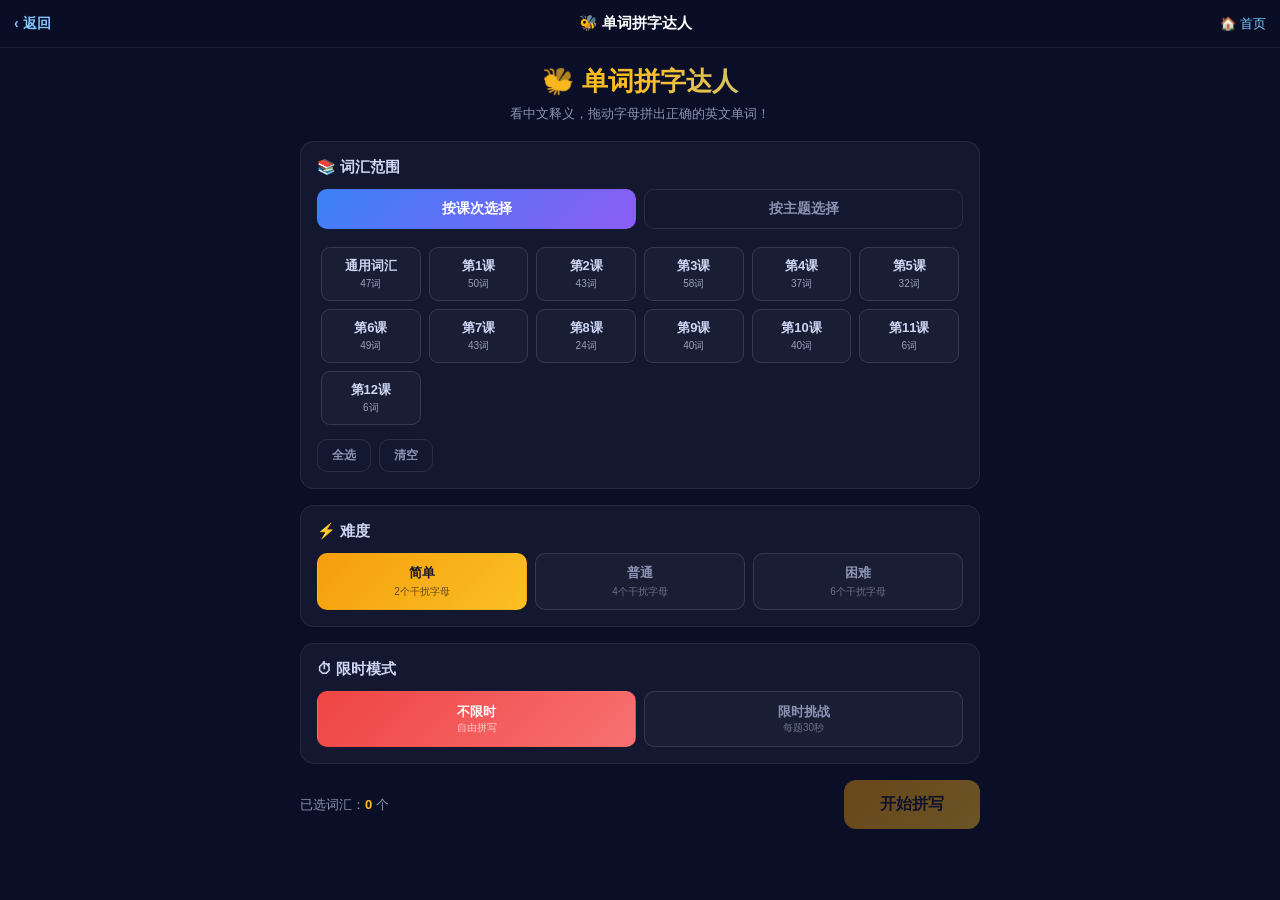
<file: words_game/scramble.html>
<!DOCTYPE html>
<html lang="zh-CN">
<head>
<meta charset="UTF-8">
<meta name="viewport" content="width=device-width, initial-scale=1.0, user-scalable=no">
<title>单词拼字达人 - 新概念英语第一册</title>
<style>
* { margin:0; padding:0; box-sizing:border-box; -webkit-tap-highlight-color:transparent; }
html,body { height:100%; }
body {
  font-family:'Microsoft YaHei','PingFang SC',sans-serif;
  background:#0a0e27;
  color:#fff;
  user-select:none;
  -webkit-user-select:none;
  overflow:hidden;
}

/* ===== 顶部导航 ===== */
.top-nav {
  position:fixed; top:0; left:0; right:0; height:48px;
  background:rgba(10,14,39,0.92); backdrop-filter:blur(8px);
  display:flex; align-items:center; justify-content:space-between;
  padding:0 14px; z-index:50; border-bottom:1px solid rgba(255,255,255,0.08);
}
.nav-back { color:#7ec8ff; text-decoration:none; font-size:14px; font-weight:600; display:flex; align-items:center; gap:4px; }
.nav-title { font-size:15px; font-weight:700; color:#fff; }
.nav-home { color:#7ec8ff; text-decoration:none; font-size:13px; }

/* ===== 通用 ===== */
#app { position:fixed; inset:0; }
.screen { position:absolute; inset:0; display:none; flex-direction:column; }
.screen.active { display:flex; }

/* ===== 选择界面 ===== */
#selectScreen { overflow-y:auto; padding:64px 16px 32px; }
.select-wrap { max-width:680px; margin:0 auto; width:100%; }
.select-title { text-align:center; margin-bottom:18px; }
.select-title h1 { font-size:26px; background:linear-gradient(90deg,#f59e0b,#fbbf24,#7ec8ff); -webkit-background-clip:text; background-clip:text; color:transparent; margin-bottom:6px; }
.select-title p { font-size:13px; color:#8a93b2; }

.section-card {
  background:rgba(255,255,255,0.04); border:1px solid rgba(255,255,255,0.08);
  border-radius:14px; padding:16px; margin-bottom:16px;
}
.section-card h2 { font-size:15px; margin-bottom:12px; color:#cdd6f4; display:flex; align-items:center; gap:6px; }

.tab-row { display:flex; gap:8px; margin-bottom:14px; }
.tab-btn {
  flex:1; padding:10px; border-radius:10px; border:1px solid rgba(255,255,255,0.1);
  background:transparent; color:#8a93b2; font-size:14px; font-weight:600; cursor:pointer;
  transition:all .2s; font-family:inherit;
}
.tab-btn.active { background:linear-gradient(135deg,#3b82f6,#8b5cf6); color:#fff; border-color:transparent; }

.opt-grid { display:grid; grid-template-columns:repeat(auto-fill,minmax(86px,1fr)); gap:8px; max-height:220px; overflow-y:auto; padding:4px; }
.opt-grid::-webkit-scrollbar { width:6px; }
.opt-grid::-webkit-scrollbar-thumb { background:rgba(255,255,255,0.15); border-radius:3px; }
.opt-chip {
  padding:9px 8px; border-radius:9px; border:1px solid rgba(255,255,255,0.12);
  background:rgba(255,255,255,0.03); color:#cdd6f4; font-size:13px; font-weight:600;
  cursor:pointer; transition:all .15s; text-align:center; font-family:inherit;
}
.opt-chip:hover { border-color:#f59e0b; }
.opt-chip.selected { background:linear-gradient(135deg,#f59e0b,#fbbf24); color:#1a1a2e; border-color:transparent; }
.opt-chip .cnt { display:block; font-size:10px; opacity:0.7; font-weight:400; margin-top:2px; }

/* 难度 */
.diff-row { display:flex; gap:8px; }
.diff-btn {
  flex:1; padding:10px; border-radius:10px; border:1px solid rgba(255,255,255,0.12);
  background:rgba(255,255,255,0.03); color:#8a93b2; font-size:13px; font-weight:600;
  cursor:pointer; transition:all .15s; font-family:inherit; text-align:center;
}
.diff-btn.active { background:linear-gradient(135deg,#f59e0b,#fbbf24); color:#1a1a2e; border-color:transparent; }
.diff-btn small { display:block; font-size:10px; opacity:0.7; font-weight:400; margin-top:3px; }

/* 限时模式 */
.toggle-row { display:flex; gap:8px; align-items:center; }
.toggle-btn {
  flex:1; padding:11px; border-radius:10px; border:1px solid rgba(255,255,255,0.12);
  background:rgba(255,255,255,0.03); color:#8a93b2; font-size:13px; font-weight:600;
  cursor:pointer; transition:all .15s; font-family:inherit; text-align:center;
}
.toggle-btn.active { background:linear-gradient(135deg,#ef4444,#f87171); color:#fff; border-color:transparent; }

.select-footer { display:flex; align-items:center; justify-content:space-between; gap:12px; margin-top:8px; }
.word-stat { font-size:13px; color:#8a93b2; }
.word-stat b { color:#fbbf24; }
.start-btn {
  padding:14px 36px; border-radius:12px; border:none;
  background:linear-gradient(135deg,#f59e0b,#fbbf24); color:#1a1a2e;
  font-size:16px; font-weight:700; cursor:pointer; font-family:inherit;
  box-shadow:0 6px 20px rgba(245,158,11,0.4); transition:transform .15s;
}
.start-btn:hover { transform:translateY(-2px); }
.start-btn:active { transform:translateY(0); }
.start-btn:disabled { opacity:0.4; cursor:not-allowed; transform:none; box-shadow:none; }

/* ===== 游戏界面 ===== */
#gameScreen { overflow-y:auto; }
.game-area { max-width:560px; margin:0 auto; width:100%; padding:60px 16px 24px; flex:1; display:flex; flex-direction:column; }

/* HUD */
.hud { position:fixed; top:48px; left:0; right:0; padding:8px 14px; display:flex; justify-content:space-between; align-items:center; z-index:10; pointer-events:none; }
.hud-pill { background:rgba(0,0,0,0.5); border:1px solid rgba(255,255,255,0.12); border-radius:8px; padding:5px 11px; font-size:13px; font-weight:700; backdrop-filter:blur(4px); }
.hud-pill.score { color:#fbbf24; }
.hud-pill.combo { color:#34d399; }
.hud-pill .lbl { font-size:10px; opacity:0.6; font-weight:400; margin-right:4px; }
.hud-right { display:flex; gap:6px; align-items:center; }
.hud-pill.timer { color:#7ec8ff; }
.hud-pill.timer.warn { color:#ef4444; animation:pulse 0.5s infinite alternate; }
@keyframes pulse { from{opacity:0.7;} to{opacity:1;} }
.pause-btn { width:34px; height:34px; border-radius:8px; background:rgba(0,0,0,0.5); border:1px solid rgba(255,255,255,0.15); color:#fff; font-size:14px; cursor:pointer; pointer-events:auto; }

/* 题目卡片 */
.q-card {
  background:rgba(255,255,255,0.04); border:1px solid rgba(255,255,255,0.1);
  border-radius:16px; padding:20px 18px; text-align:center; margin-bottom:20px;
  position:relative;
}
.q-card .q-label { font-size:11px; color:#fbbf24; font-weight:600; letter-spacing:1px; margin-bottom:8px; }
.q-card .q-meaning { font-size:28px; font-weight:800; color:#fff; line-height:1.4; }
.q-card .q-meta { font-size:12px; color:#8a93b2; margin-top:8px; }
.q-card .q-pos { display:inline-block; background:rgba(126,200,255,0.15); color:#7ec8ff; font-size:11px; padding:2px 8px; border-radius:6px; margin-right:6px; }
.q-card .q-topic { font-size:11px; color:#8a93b2; }
.q-num { position:absolute; top:12px; right:14px; font-size:12px; color:#8a93b2; font-weight:600; }

/* 答案槽 */
.answer-zone {
  display:flex; flex-wrap:wrap; gap:8px; justify-content:center;
  min-height:56px; padding:10px; margin-bottom:24px;
  background:rgba(0,0,0,0.2); border:2px dashed rgba(255,255,255,0.12); border-radius:14px;
  transition:border-color .3s, background .3s;
}
.answer-zone.correct { border-color:#34d399; background:rgba(52,211,153,0.08); }
.answer-zone.wrong { border-color:#ef4444; background:rgba(239,68,68,0.08); }
.slot {
  width:42px; height:50px; border-radius:10px; border:2px solid rgba(255,255,255,0.15);
  display:flex; align-items:center; justify-content:center; font-size:24px; font-weight:800;
  color:#fff; cursor:pointer; transition:all .2s; background:rgba(255,255,255,0.03);
  position:relative;
}
.slot.filled { background:linear-gradient(135deg,#3b82f6,#8b5cf6); border-color:transparent; cursor:pointer; }
.slot.filled:hover { transform:translateY(-3px); }
.slot.hint { border-color:#fbbf24; box-shadow:0 0 12px rgba(251,191,36,0.4); }

/* 字母池 */
.letter-pool { display:flex; flex-wrap:wrap; gap:10px; justify-content:center; padding:0 4px; }
.letter {
  width:48px; height:54px; border-radius:12px;
  background:linear-gradient(135deg,#2a3158,#1e2444);
  border:1px solid rgba(255,255,255,0.15);
  display:flex; align-items:center; justify-content:center;
  font-size:26px; font-weight:800; color:#fbbf24;
  cursor:pointer; transition:all .2s; position:relative;
  box-shadow:0 4px 12px rgba(0,0,0,0.3);
  text-transform:uppercase;
}
.letter:hover { transform:translateY(-4px); box-shadow:0 8px 20px rgba(0,0,0,0.4); border-color:#fbbf24; }
.letter:active { transform:translateY(-1px); }
.letter.used { opacity:0.2; pointer-events:none; transform:scale(0.9); }
.letter.distractor { color:#8a93b2; }

/* 动画 */
@keyframes shake {
  0%,100%{transform:translateX(0);} 20%{transform:translateX(-8px);} 40%{transform:translateX(8px);} 60%{transform:translateX(-5px);} 80%{transform:translateX(5px);}
}
.shake { animation:shake .4s; }
@keyframes popIn {
  0%{transform:scale(0) rotate(-180deg);opacity:0;}
  60%{transform:scale(1.15) rotate(10deg);}
  100%{transform:scale(1) rotate(0);opacity:1;}
}
.pop-in { animation:popIn .3s; }
@keyframes floatUp {
  0%{transform:translateY(0) scale(1);opacity:1;}
  100%{transform:translateY(-60px) scale(1.4);opacity:0;}
}
.float-score { position:fixed; font-size:24px; font-weight:900; pointer-events:none; z-index:100; animation:floatUp .8s forwards; }

/* 控制按钮 */
.ctrl-row { display:flex; gap:10px; justify-content:center; margin-top:20px; }
.ctrl-btn {
  padding:11px 22px; border-radius:11px; border:1px solid rgba(255,255,255,0.15);
  background:rgba(255,255,255,0.06); color:#cdd6f4; font-size:14px; font-weight:600;
  cursor:pointer; font-family:inherit; transition:all .15s; display:flex; align-items:center; gap:6px;
}
.ctrl-btn:hover { background:rgba(255,255,255,0.12); }
.ctrl-btn:disabled { opacity:0.3; cursor:not-allowed; }
.ctrl-btn.hint-btn { color:#fbbf24; border-color:rgba(251,191,36,0.3); }
.ctrl-btn.skip-btn { color:#ef4444; border-color:rgba(239,68,68,0.3); }
.ctrl-btn .badge { background:rgba(255,255,255,0.15); font-size:11px; padding:1px 6px; border-radius:8px; }

/* 暂停遮罩 */
.pause-overlay { position:fixed; inset:0; background:rgba(10,14,39,0.85); display:none; flex-direction:column; align-items:center; justify-content:center; z-index:30; backdrop-filter:blur(4px); }
.pause-overlay.show { display:flex; }
.pause-overlay h2 { font-size:28px; margin-bottom:24px; }
.pause-overlay button { padding:13px 32px; border-radius:11px; border:none; font-size:15px; font-weight:700; cursor:pointer; font-family:inherit; margin:5px; }
.pause-overlay .resume { background:linear-gradient(135deg,#10b981,#34d399); color:#fff; }
.pause-overlay .quit { background:rgba(255,255,255,0.1); color:#fff; border:1px solid rgba(255,255,255,0.15); }

/* ===== 结束界面 ===== */
#endScreen { align-items:center; justify-content:center; padding:20px; overflow-y:auto; }
.end-card { background:rgba(255,255,255,0.04); border:1px solid rgba(255,255,255,0.1); border-radius:18px; padding:32px 28px; max-width:420px; width:100%; text-align:center; }
.end-icon { font-size:56px; margin-bottom:8px; }
.end-title { font-size:24px; font-weight:800; margin-bottom:6px; }
.end-sub { font-size:13px; color:#8a93b2; margin-bottom:22px; }
.end-stats { display:grid; grid-template-columns:repeat(2,1fr); gap:12px; margin-bottom:24px; }
.end-stat { background:rgba(255,255,255,0.04); border-radius:10px; padding:14px 8px; }
.end-stat .num { font-size:26px; font-weight:800; color:#fbbf24; }
.end-stat .lbl { font-size:11px; color:#8a93b2; margin-top:2px; }
.end-actions { display:flex; gap:10px; }
.end-actions button { flex:1; padding:13px; border-radius:11px; border:none; font-size:14px; font-weight:700; cursor:pointer; font-family:inherit; }
.btn-again { background:linear-gradient(135deg,#f59e0b,#fbbf24); color:#1a1a2e; }
.btn-menu { background:rgba(255,255,255,0.1); color:#fff; border:1px solid rgba(255,255,255,0.15); }

/* Toast */
.toast { position:fixed; top:50%; left:50%; transform:translate(-50%,-50%); font-size:32px; font-weight:900; pointer-events:none; z-index:200; opacity:0; }

@media (max-width:400px) {
  .letter { width:42px; height:48px; font-size:22px; }
  .slot { width:38px; height:46px; font-size:22px; }
  .q-card .q-meaning { font-size:24px; }
}
</style>
</head>
<body>
<nav class="top-nav">
  <a href="index.html" class="nav-back">‹ 返回</a>
  <span class="nav-title">🐝 单词拼字达人</span>
  <a href="../index.html" class="nav-home">🏠 首页</a>
</nav>

<div id="app">
  <!-- 选择界面 -->
  <div id="selectScreen" class="screen active">
    <div class="select-wrap">
      <div class="select-title">
        <h1>🐝 单词拼字达人</h1>
        <p>看中文释义，拖动字母拼出正确的英文单词！</p>
      </div>

      <div class="section-card">
        <h2>📚 词汇范围</h2>
        <div class="tab-row">
          <button class="tab-btn active" data-mode="lesson">按课次选择</button>
          <button class="tab-btn" data-mode="topic">按主题选择</button>
        </div>
        <div id="optGrid" class="opt-grid"></div>
        <div style="margin-top:10px; display:flex; gap:8px;">
          <button id="selectAll" class="tab-btn" style="flex:0 0 auto; padding:7px 14px; font-size:12px;">全选</button>
          <button id="clearAll" class="tab-btn" style="flex:0 0 auto; padding:7px 14px; font-size:12px;">清空</button>
        </div>
      </div>

      <div class="section-card">
        <h2>⚡ 难度</h2>
        <div class="diff-row">
          <button class="diff-btn active" data-diff="easy">简单<small>2个干扰字母</small></button>
          <button class="diff-btn" data-diff="normal">普通<small>4个干扰字母</small></button>
          <button class="diff-btn" data-diff="hard">困难<small>6个干扰字母</small></button>
        </div>
      </div>

      <div class="section-card">
        <h2>⏱ 限时模式</h2>
        <div class="toggle-row">
          <button class="toggle-btn active" data-timed="off">不限时<small style="display:block;font-size:10px;opacity:.7;font-weight:400">自由拼写</small></button>
          <button class="toggle-btn" data-timed="on">限时挑战<small style="display:block;font-size:10px;opacity:.7;font-weight:400">每题30秒</small></button>
        </div>
      </div>

      <div class="select-footer">
        <div class="word-stat">已选词汇：<b id="wordCount">0</b> 个</div>
        <button id="startBtn" class="start-btn" disabled>开始拼写</button>
      </div>
    </div>
  </div>

  <!-- 游戏界面 -->
  <div id="gameScreen" class="screen">
    <div class="hud">
      <div style="display:flex; gap:6px;">
        <div class="hud-pill score"><span class="lbl">分数</span><span id="hudScore">0</span></div>
        <div class="hud-pill combo"><span class="lbl">连击</span><span id="hudCombo">0</span></div>
      </div>
      <div class="hud-right">
        <div class="hud-pill timer" id="hudTimer" style="display:none;"><span class="lbl">⏱</span><span id="timerVal">30</span>s</div>
        <button class="pause-btn" id="pauseBtn">⏸</button>
      </div>
    </div>

    <div class="game-area">
      <div class="q-card">
        <div class="q-num" id="qNum">1/10</div>
        <div class="q-label">请拼出对应的英文单词</div>
        <div class="q-meaning" id="qMeaning">—</div>
        <div class="q-meta" id="qMeta"></div>
      </div>

      <div class="answer-zone" id="answerZone"></div>

      <div class="letter-pool" id="letterPool"></div>

      <div class="ctrl-row">
        <button class="ctrl-btn" id="clearBtn">↩ 撤销</button>
        <button class="ctrl-btn hint-btn" id="hintBtn">💡 提示 <span class="badge" id="hintBadge">3</span></button>
        <button class="ctrl-btn skip-btn" id="skipBtn">⏭ 跳过</button>
      </div>
    </div>

    <div class="pause-overlay" id="pauseOverlay">
      <h2>⏸ 已暂停</h2>
      <button class="resume" id="resumeBtn">继续游戏</button>
      <button class="quit" id="quitBtn">退出游戏</button>
    </div>
    <div class="toast" id="toast"></div>
  </div>

  <!-- 结束界面 -->
  <div id="endScreen" class="screen">
    <div class="end-card">
      <div class="end-icon" id="endIcon">🏆</div>
      <div class="end-title" id="endTitle">拼写完成！</div>
      <div class="end-sub" id="endSub"></div>
      <div class="end-stats">
        <div class="end-stat"><div class="num" id="endScore">0</div><div class="lbl">最终得分</div></div>
        <div class="end-stat"><div class="num" id="endCorrect">0</div><div class="lbl">正确题数</div></div>
        <div class="end-stat"><div class="num" id="endAcc">0%</div><div class="lbl">正确率</div></div>
        <div class="end-stat"><div class="num" id="endMaxCombo">0</div><div class="lbl">最高连击</div></div>
      </div>
      <div class="end-actions">
        <button class="btn-again" id="againBtn">再来一局</button>
        <button class="btn-menu" id="menuBtn">返回选择</button>
      </div>
    </div>
  </div>
</div>

<script src="vocabulary.js"></script>
<script>
(function(){
'use strict';

/* ============ 数据预处理 ============ */
const VOCAB = (typeof vocabulary !== 'undefined' && vocabulary.vocabulary) || [];
const ALL_TOPICS = [], ALL_LESSONS = [];
const topicSet = {}, lessonSet = {};
VOCAB.forEach(v=>{
  if(v.topic && !topicSet[v.topic]){ topicSet[v.topic]=0; ALL_TOPICS.push(v.topic); }
  if(v.topic) topicSet[v.topic]++;
  const ln=v.lesson;
  if(ln!=null && !lessonSet[ln]){ lessonSet[ln]=0; ALL_LESSONS.push(ln); }
  if(ln!=null) lessonSet[ln]++;
});
ALL_LESSONS.sort((a,b)=>a-b);

/* ============ 状态 ============ */
const state = {
  mode:'lesson', diff:'easy', timed:false,
  selectedLessons:new Set(), selectedTopics:new Set(),
  pool:[], questions:[], qIndex:0,
};
const DIFF_CFG = { easy:{extra:2}, normal:{extra:4}, hard:{extra:6} };

/* ============ DOM ============ */
const $=id=>document.getElementById(id);
const selScreen=$('selectScreen'), gameScreen=$('gameScreen'), endScreen=$('endScreen');
const optGrid=$('optGrid'), wordCount=$('wordCount'), startBtn=$('startBtn');
const answerZone=$('answerZone'), letterPool=$('letterPool');

/* ============ 选择界面 ============ */
function renderOptions(){
  optGrid.innerHTML='';
  const items=state.mode==='lesson'
    ? ALL_LESSONS.map(l=>({key:l,label:l===0?'通用词汇':'第'+l+'课',cnt:lessonSet[l]}))
    : ALL_TOPICS.map(t=>({key:t,label:t,cnt:topicSet[t]}));
  const sel=state.mode==='lesson'?state.selectedLessons:state.selectedTopics;
  items.forEach(it=>{
    const el=document.createElement('div');
    el.className='opt-chip'+(sel.has(it.key)?' selected':'');
    el.innerHTML=it.label+'<span class="cnt">'+it.cnt+'词</span>';
    el.onclick=()=>{ if(sel.has(it.key)) sel.delete(it.key); else sel.add(it.key); el.classList.toggle('selected'); updateStat(); };
    optGrid.appendChild(el);
  });
  updateStat();
}
function updateStat(){
  const sel=state.mode==='lesson'?state.selectedLessons:state.selectedTopics;
  if(sel.size===0){ state.pool=[]; wordCount.textContent='0'; startBtn.disabled=true; return; }
  state.pool = state.mode==='lesson'
    ? VOCAB.filter(v=>state.selectedLessons.has(v.lesson))
    : VOCAB.filter(v=>state.selectedTopics.has(v.topic));
  wordCount.textContent=state.pool.length;
  startBtn.disabled = state.pool.length<3;
}
document.querySelectorAll('.tab-btn[data-mode]').forEach(b=>{
  b.onclick=()=>{ document.querySelectorAll('.tab-btn[data-mode]').forEach(x=>x.classList.remove('active')); b.classList.add('active'); state.mode=b.dataset.mode; renderOptions(); };
});
$('selectAll').onclick=()=>{ const sel=state.mode==='lesson'?state.selectedLessons:state.selectedTopics; (state.mode==='lesson'?ALL_LESSONS:ALL_TOPICS).forEach(k=>sel.add(k)); renderOptions(); };
$('clearAll').onclick=()=>{ (state.mode==='lesson'?state.selectedLessons:state.selectedTopics).clear(); renderOptions(); };
document.querySelectorAll('.diff-btn').forEach(b=>{
  b.onclick=()=>{ document.querySelectorAll('.diff-btn').forEach(x=>x.classList.remove('active')); b.classList.add('active'); state.diff=b.dataset.diff; };
});
document.querySelectorAll('.toggle-btn[data-timed]').forEach(b=>{
  b.onclick=()=>{ document.querySelectorAll('.toggle-btn[data-timed]').forEach(x=>x.classList.remove('active')); b.classList.add('active'); state.timed=b.dataset.timed==='on'; };
});

/* ============ 题目生成 ============ */
function shuffle(arr){ const a=arr.slice(); for(let i=a.length-1;i>0;i--){ const j=Math.floor(Math.random()*(i+1)); [a[i],a[j]]=[a[j],a[i]]; } return a; }
function buildQuestions(){
  // 过滤掉太短的词（2字母以下）和非英文字母词
  let pool = state.pool.filter(v=>v.word && v.word.length>=3 && /^[a-zA-Z]+$/.test(v.word));
  pool = shuffle(pool);
  state.questions = pool.map(v=>{
    const word = v.word.toLowerCase();
    const letters = word.split('');
    const extra = DIFF_CFG[state.diff].extra;
    // 干扰字母：从其他单词中随机取
    const otherWords = pool.filter(w=>w.word!==v.word);
    const distractorPool = otherWords.length>0
      ? shuffle(otherWords).map(w=>w.word.toLowerCase()).join('').split('')
      : 'abcdefghijklmnopqrstuvwxyz'.split('');
    const distractors = shuffle(distractorPool).slice(0, extra);
    const allLetters = shuffle([...letters, ...distractors]);
    return { vocab:v, word:word, letters:letters, allLetters:allLetters };
  });
  state.qIndex = 0;
}

/* ============ 游戏状态 ============ */
const game = {
  running:false, paused:false,
  score:0, combo:0, maxCombo:0, correct:0, total:0,
  hintsLeft:3,
  curQ:null, slots:[],          // slots: array of {letter, letterIdx} or null
  timer:0, timerInt:null,
};

function startGame(){
  selScreen.classList.remove('active'); endScreen.classList.remove('active');
  gameScreen.classList.add('active');
  resetGame();
  loadQuestion();
}
function resetGame(){
  game.running=true; game.paused=false;
  game.score=0; game.combo=0; game.maxCombo=0; game.correct=0; game.total=0;
  game.hintsLeft=3; game.curQ=null; game.slots=[];
  stopTimer();
  $('hintBadge').textContent='3';
  $('hudTimer').style.display = state.timed?'block':'none';
  buildQuestions();
  updateHUD();
}

/* ============ 加载题目 ============ */
function loadQuestion(){
  if(state.qIndex >= state.questions.length){
    endGame(true); return;
  }
  game.curQ = state.questions[state.qIndex];
  game.slots = game.curQ.letters.map(()=>null);
  game.total++;

  // 渲染题目
  $('qNum').textContent = (state.qIndex+1) + '/' + state.questions.length;
  $('qMeaning').textContent = game.curQ.vocab.meaning;
  const meta = $('qMeta');
  let metaHTML='';
  if(game.curQ.vocab.pos) metaHTML += '<span class="q-pos">'+game.curQ.vocab.pos+'</span>';
  if(game.curQ.vocab.topic) metaHTML += '<span class="q-topic">'+game.curQ.vocab.topic+'</span>';
  meta.innerHTML = metaHTML;

  renderSlots();
  renderLetters();

  if(state.timed) startTimer(30);
}

/* ============ 渲染答案槽 ============ */
function renderSlots(){
  answerZone.innerHTML='';
  answerZone.classList.remove('correct','wrong');
  game.slots.forEach((s,i)=>{
    const el=document.createElement('div');
    el.className='slot'+(s?' filled':'');
    if(s) { el.textContent=s.letter.toUpperCase(); el.classList.add('pop-in'); }
    el.onclick=()=>{ if(s) removeFromSlot(i); };
    answerZone.appendChild(el);
  });
}

/* ============ 渲染字母池 ============ */
function renderLetters(){
  letterPool.innerHTML='';
  game.curQ.allLetters.forEach((ch,i)=>{
    const el=document.createElement('div');
    el.className='letter';
    el.textContent=ch.toUpperCase();
    el.dataset.idx=i;
    el.dataset.letter=ch;
    // 判断是否干扰字母
    if(!game.curQ.letters.includes(ch) && !game.curQ.allLetters.slice(0,i).includes(ch)){
      // 不精确，简化：不做特殊标记
    }
    el.onclick=()=>placeLetter(i);
    letterPool.appendChild(el);
  });
  // 标记已用
  updateLetterUsed();
}
function updateLetterUsed(){
  const usedSet = new Set();
  game.slots.forEach(s=>{ if(s) usedSet.add(s.letterIdx); });
  letterPool.querySelectorAll('.letter').forEach(el=>{
    const idx=parseInt(el.dataset.idx);
    el.classList.toggle('used', usedSet.has(idx));
  });
}

/* ============ 放置/移除字母 ============ */
function placeLetter(letterIdx){
  if(game.paused) return;
  const letterEl = letterPool.querySelector('.letter[data-idx="'+letterIdx+'"]');
  if(!letterEl || letterEl.classList.contains('used')) return;
  const ch = letterEl.dataset.letter;
  // 找第一个空槽
  const emptyIdx = game.slots.findIndex(s=>s===null);
  if(emptyIdx===-1) return;
  game.slots[emptyIdx] = { letter:ch, letterIdx:letterIdx };
  renderSlots();
  updateLetterUsed();
  // 检查是否填满
  if(game.slots.every(s=>s!==null)) checkAnswer();
}
function removeFromSlot(slotIdx){
  if(game.paused) return;
  const s = game.slots[slotIdx];
  if(!s) return;
  game.slots[slotIdx] = null;
  renderSlots();
  updateLetterUsed();
}
function clearAllSlots(){
  if(game.paused) return;
  game.slots = game.curQ.letters.map(()=>null);
  renderSlots();
  updateLetterUsed();
}

/* ============ 判定 ============ */
function checkAnswer(){
  const spelled = game.slots.map(s=>s.letter).join('');
  const correct = game.curQ.word;
  if(spelled === correct){
    // 答对
    stopTimer();
    answerZone.classList.add('correct');
    game.combo++;
    if(game.combo>game.maxCombo) game.maxCombo=game.combo;
    game.correct++;
    const base = 100 + (game.curQ.word.length-3)*10;
    const comboBonus = (game.combo-1)*15;
    const timeBonus = state.timed ? Math.floor(game.timer*2) : 0;
    const gain = base + comboBonus + timeBonus;
    game.score += gain;
    floatScore('+'+gain, '#34d399');
    showToast('✓ 正确！', '#34d399');
    updateHUD();
    setTimeout(()=>{ state.qIndex++; loadQuestion(); }, 700);
  } else {
    // 答错
    answerZone.classList.add('wrong','shake');
    game.combo=0;
    game.score = Math.max(0, game.score-20);
    floatScore('-20', '#ef4444');
    showToast('✗ 拼错了', '#ef4444');
    updateHUD();
    setTimeout(()=>{
      answerZone.classList.remove('wrong','shake');
      clearAllSlots();
    }, 600);
  }
}

/* ============ 提示 ============ */
function useHint(){
  if(game.paused) return;
  if(game.hintsLeft<=0) return;
  // 找到第一个还没填对的位置
  const word = game.curQ.word;
  for(let i=0;i<word.length;i++){
    const correctCh = word[i];
    const cur = game.slots[i];
    if(!cur || cur.letter!==correctCh){
      // 如果当前位置有错误的字母，先移除
      if(cur){ game.slots[i]=null; }
      // 在字母池中找一个未使用的正确字母
      const letterEls = letterPool.querySelectorAll('.letter');
      let found=false;
      letterEls.forEach(el=>{
        if(found) return;
        const idx=parseInt(el.dataset.idx);
        if(el.dataset.letter===correctCh && !el.classList.contains('used')){
          game.slots[i] = { letter:correctCh, letterIdx:idx };
          found=true;
        }
      });
      if(!found){
        // 如果所有正确字母都被用了（在其他槽位），把错误的挪走
        // 找到被错误放置的正确字母
        for(let j=0;j<game.slots.length;j++){
          if(j!==i && game.slots[j] && game.slots[j].letter===correctCh){
            game.slots[i] = game.slots[j];
            game.slots[j] = null;
            found=true;
            break;
          }
        }
      }
      game.hintsLeft--;
      $('hintBadge').textContent=game.hintsLeft;
      if(game.hintsLeft===0) $('hintBtn').disabled=true;
      renderSlots();
      updateLetterUsed();
      // 高亮提示的槽位
      const slotEl = answerZone.children[i];
      if(slotEl){ slotEl.classList.add('hint'); setTimeout(()=>slotEl.classList.remove('hint'),1500); }
      // 检查是否填满
      if(game.slots.every(s=>s!==null)) checkAnswer();
      return;
    }
  }
}

/* ============ 跳过 ============ */
function skipQuestion(){
  if(game.paused) return;
  stopTimer();
  game.combo=0;
  game.score = Math.max(0, game.score-10);
  showToast('答案：'+game.curQ.word.toUpperCase(), '#fbbf24');
  updateHUD();
  setTimeout(()=>{ state.qIndex++; loadQuestion(); }, 1200);
}

/* ============ 计时器 ============ */
function startTimer(sec){
  game.timer=sec;
  $('timerVal').textContent=sec;
  $('hudTimer').classList.remove('warn');
  stopTimer();
  game.timerInt=setInterval(()=>{
    if(game.paused) return;
    game.timer--;
    $('timerVal').textContent=game.timer;
    if(game.timer<=5) $('hudTimer').classList.add('warn');
    if(game.timer<=0){
      stopTimer();
      // 超时
      game.combo=0;
      game.score=Math.max(0,game.score-15);
      showToast('⏰ 超时！答案：'+game.curQ.word.toUpperCase(),'#ef4444');
      updateHUD();
      setTimeout(()=>{ state.qIndex++; loadQuestion(); }, 1500);
    }
  },1000);
}
function stopTimer(){
  if(game.timerInt){ clearInterval(game.timerInt); game.timerInt=null; }
}

/* ============ HUD / Toast / 浮分 ============ */
function updateHUD(){
  $('hudScore').textContent=game.score;
  $('hudCombo').textContent=game.combo;
}
let toastTimer=null;
function showToast(text,color){
  const t=$('toast');
  t.textContent=text; t.style.color=color;
  t.style.transition='none'; t.style.opacity='1'; t.style.transform='translate(-50%,-50%) scale(1.2)';
  clearTimeout(toastTimer);
  requestAnimationFrame(()=>{
    t.style.transition='all .6s ease'; t.style.opacity='0'; t.style.transform='translate(-50%,-80%) scale(1)';
  });
}
function floatScore(text,color){
  const el=document.createElement('div');
  el.className='float-score';
  el.textContent=text;
  el.style.color=color;
  const rect=answerZone.getBoundingClientRect();
  el.style.left=(rect.left+rect.width/2-20)+'px';
  el.style.top=(rect.top+rect.height/2)+'px';
  document.body.appendChild(el);
  setTimeout(()=>el.remove(),800);
}

/* ============ 暂停 ============ */
function togglePause(){
  if(!game.running) return;
  game.paused=!game.paused;
  $('pauseOverlay').classList.toggle('show',game.paused);
}

/* ============ 结束 ============ */
function endGame(completed){
  game.running=false;
  stopTimer();
  $('endScore').textContent=game.score;
  $('endCorrect').textContent=game.correct;
  const acc = game.total>0? Math.round(game.correct/game.total*100):0;
  $('endAcc').textContent=acc+'%';
  $('endMaxCombo').textContent=game.maxCombo;
  if(completed && acc>=80){
    $('endIcon').textContent='🏆'; $('endTitle').textContent='拼写大师！';
    $('endSub').textContent='太厉害了，你的词汇量令人惊叹！';
  } else if(completed){
    $('endIcon').textContent='🎉'; $('endTitle').textContent='拼写完成！';
    $('endSub').textContent='继续努力，你会越来越棒！';
  } else {
    $('endIcon').textContent='💪'; $('endTitle').textContent='加油！';
    $('endSub').textContent='多练习才能熟能生巧！';
  }
  gameScreen.classList.remove('active');
  endScreen.classList.add('active');
}

/* ============ 按钮绑定 ============ */
startBtn.onclick=()=>{ if(state.pool.length<3) return; startGame(); };
$('clearBtn').onclick=clearAllSlots;
$('hintBtn').onclick=useHint;
$('skipBtn').onclick=skipQuestion;
$('pauseBtn').onclick=togglePause;
$('resumeBtn').onclick=togglePause;
$('quitBtn').onclick=()=>{ game.running=false; game.paused=false; stopTimer(); $('pauseOverlay').classList.remove('show'); gameScreen.classList.remove('active'); selScreen.classList.add('active'); };
$('againBtn').onclick=startGame;
$('menuBtn').onclick=()=>{ endScreen.classList.remove('active'); selScreen.classList.add('active'); };

/* 键盘支持 */
window.addEventListener('keydown',e=>{
  if(!game.running||game.paused) return;
  if(e.key==='Backspace'){
    e.preventDefault();
    // 移除最后一个填入的字母
    for(let i=game.slots.length-1;i>=0;i--){ if(game.slots[i]){ removeFromSlot(i); return; } }
  }
  if(e.key==='Escape'){ togglePause(); }
  // 字母键直接填入
  const ch=e.key.toLowerCase();
  if(/^[a-z]$/.test(ch)){
    const letterEls=letterPool.querySelectorAll('.letter');
    for(const el of letterEls){
      if(el.dataset.letter===ch && !el.classList.contains('used')){
        placeLetter(parseInt(el.dataset.idx));
        return;
      }
    }
  }
});

/* ============ 初始化 ============ */
renderOptions();

})();
</script>
</body>
</html>
</file>
<file: summary/css/style.css>
:root {
    --primary: #6C5CE7;
    --primary-light: #A29BFE;
    --primary-dark: #4834D4;
    --accent: #FD79A8;
    --accent-light: #FDA7C5;
    --bg: #F8F9FE;
    --bg-card: #FFFFFF;
    --bg-sidebar: #2D1B69;
    --bg-sidebar-hover: #3D2B7A;
    --bg-sidebar-active: #6C5CE7;
    --text: #2D3436;
    --text-light: #636E72;
    --text-sidebar: #DFE6E9;
    --border: #E0E0F0;
    --success: #00B894;
    --warning: #FDCB6E;
    --danger: #E17055;
    --info: #74B9FF;
    --shadow: 0 2px 12px rgba(108,92,231,0.08);
    --shadow-hover: 0 4px 20px rgba(108,92,231,0.15);
    --radius: 10px;
    --sidebar-width: 300px;
    --topbar-height: 50px;
    --transition: 0.3s ease;
}
*,*::before,*::after{box-sizing:border-box;margin:0;padding:0}
html{scroll-behavior:smooth}
body{font-family:-apple-system,BlinkMacSystemFont,'Segoe UI','PingFang SC','Hiragino Sans GB','Microsoft YaHei',sans-serif;background:var(--bg);color:var(--text);line-height:1.8;overflow-x:hidden}
::-webkit-scrollbar{width:6px}
::-webkit-scrollbar-track{background:transparent}
::-webkit-scrollbar-thumb{background:#B2BEC3;border-radius:3px}
::-webkit-scrollbar-thumb:hover{background:#636E72}

#sidebar{position:fixed;top:0;left:0;width:var(--sidebar-width);height:100vh;background:var(--bg-sidebar);color:var(--text-sidebar);overflow-y:auto;z-index:1000;transition:transform var(--transition);box-shadow:2px 0 15px rgba(0,0,0,0.1)}
#sidebar.collapsed{transform:translateX(calc(-1 * var(--sidebar-width)))}
.sidebar-header{padding:25px 20px 15px;border-bottom:1px solid rgba(255,255,255,0.1);text-align:center}
.sidebar-header h2{font-size:1.3em;margin-bottom:4px}
.sidebar-header .subtitle{font-size:0.8em;opacity:0.7}
.search-box{padding:12px 16px}
.search-box input{width:100%;padding:8px 12px;border:none;border-radius:20px;background:rgba(255,255,255,0.15);color:#fff;font-size:0.9em;outline:none;transition:background var(--transition)}
.search-box input::placeholder{color:rgba(255,255,255,0.5)}
.search-box input:focus{background:rgba(255,255,255,0.25)}
.nav-list{list-style:none;padding:8px 0}
.nav-list li{border-bottom:1px solid rgba(255,255,255,0.05)}
.nav-list a{display:block;padding:10px 20px;color:var(--text-sidebar);text-decoration:none;font-size:0.88em;transition:all var(--transition);border-left:3px solid transparent}
.nav-list a:hover{background:var(--bg-sidebar-hover);border-left-color:var(--accent)}
.nav-list a.active{background:var(--bg-sidebar-active);border-left-color:var(--accent);font-weight:600}
.nav-list .group-title{padding:12px 20px 6px;font-size:0.75em;text-transform:uppercase;letter-spacing:1px;opacity:0.5;font-weight:600}

#topBar{position:fixed;top:0;left:var(--sidebar-width);right:0;height:var(--topbar-height);background:var(--bg-card);border-bottom:1px solid var(--border);display:flex;align-items:center;padding:0 20px;z-index:999;transition:left var(--transition);box-shadow:var(--shadow)}
#topBar.expanded{left:0}
#breadcrumb{flex:1;font-size:0.9em;color:var(--text-light);margin-left:10px}
.top-actions{display:flex;gap:6px}
.icon-btn{background:none;border:1px solid var(--border);border-radius:6px;padding:6px 12px;cursor:pointer;font-size:1em;color:var(--text);transition:all var(--transition)}
.icon-btn:hover{background:var(--primary);color:#fff;border-color:var(--primary)}

#mainContent{margin-left:var(--sidebar-width);margin-top:var(--topbar-height);padding:30px;min-height:calc(100vh - var(--topbar-height));transition:margin-left var(--transition)}
#mainContent.expanded{margin-left:0}

.page-header{text-align:center;margin-bottom:30px;padding-bottom:20px;border-bottom:2px solid var(--border)}
.page-header h1{font-size:1.8em;color:var(--primary);margin-bottom:8px}
.page-header .lesson-range{font-size:0.9em;color:var(--text-light)}

.card{background:var(--bg-card);border-radius:var(--radius);box-shadow:var(--shadow);margin-bottom:24px;overflow:hidden;transition:box-shadow var(--transition)}
.card:hover{box-shadow:var(--shadow-hover)}
.card-header{padding:16px 20px;font-size:1.05em;font-weight:600;color:#fff;display:flex;align-items:center;gap:10px}
.card-body{padding:20px}

.card-grammar .card-header{background:linear-gradient(135deg,var(--primary),var(--primary-light))}
.card-sentence .card-header{background:linear-gradient(135deg,var(--accent),var(--accent-light))}
.card-vocab .card-header{background:linear-gradient(135deg,var(--success),#55EFC4)}
.card-exercise .card-header{background:linear-gradient(135deg,var(--info),#A0D2FF)}
.card-compare .card-header{background:linear-gradient(135deg,#E17055,#FAB1A0)}
.card-tip .card-header{background:linear-gradient(135deg,var(--warning),#FFEAA7)}
.card-lesson .card-header{background:linear-gradient(135deg,#00CEC9,#81ECEC)}

.grammar-table{width:100%;border-collapse:collapse;margin:12px 0;font-size:0.9em}
.grammar-table th,.grammar-table td{padding:10px 14px;text-align:left;border-bottom:1px solid var(--border)}
.grammar-table th{background:var(--primary);color:#fff;font-weight:600}
.grammar-table tr:nth-child(even){background:#F8F9FA}
.grammar-table tr:hover{background:#EDE7FF}

.example{background:#F0EEFF;border-left:4px solid var(--primary);padding:10px 16px;margin:8px 0;border-radius:0 6px 6px 0;font-size:0.93em}
.example .en{font-weight:600;color:var(--primary-dark)}
.example .cn{color:var(--text-light);font-size:0.9em;margin-top:2px}
.example.accent{border-left-color:var(--accent);background:#FFF0F5}
.example.accent .en{color:var(--accent)}
.example.success{border-left-color:var(--success);background:#F0FFF4}
.example.danger{border-left-color:var(--danger);background:#FFF5F5}

.formula{background:linear-gradient(135deg,#EDE7FF,#D5CEFF);border:2px solid var(--primary);border-radius:8px;padding:14px 20px;margin:10px 0;text-align:center;font-size:1.05em;font-weight:600;color:var(--primary-dark)}
.formula .component{display:inline-block;padding:2px 8px;border-radius:4px;margin:0 3px}
.formula .subject{background:#A29BFE;color:#fff}
.formula .verb{background:#FDCB6E}
.formula .object{background:#55EFC4}

.tag{display:inline-block;padding:2px 10px;border-radius:12px;font-size:0.8em;font-weight:500;margin:2px 4px}
.tag-grammar{background:#EDE7FF;color:var(--primary)}
.tag-sentence{background:#FFF0F5;color:var(--accent)}

.exercise-item{background:#FAFBFC;border:1px solid var(--border);border-radius:8px;padding:16px;margin:12px 0}
.exercise-item .question{font-weight:600;margin-bottom:10px}
.exercise-item .options{display:grid;grid-template-columns:1fr 1fr;gap:8px}
.exercise-item .option-btn{padding:8px 16px;border:2px solid var(--border);border-radius:6px;background:#fff;cursor:pointer;text-align:left;transition:all var(--transition);font-size:0.9em}
.exercise-item .option-btn:hover{border-color:var(--primary);background:#EDE7FF}
.exercise-item .option-btn.correct{border-color:var(--success);background:#D5F5E3;color:var(--success)}
.exercise-item .option-btn.wrong{border-color:var(--danger);background:#FDEDEC;color:var(--danger)}
.exercise-item .explanation{display:none;margin-top:10px;padding:10px;border-radius:6px;font-size:0.9em}
.exercise-item .explanation.show{display:block}
.exercise-item .explanation.correct-exp{background:#D5F5E3;color:#1E8449}
.exercise-item .explanation.wrong-exp{background:#FDEDEC;color:#922B21}

.home-grid{display:grid;grid-template-columns:repeat(auto-fill,minmax(260px,1fr));gap:20px;margin-top:20px}
.home-card{background:var(--bg-card);border-radius:var(--radius);box-shadow:var(--shadow);padding:20px;cursor:pointer;transition:all var(--transition);border-top:4px solid var(--primary)}
.home-card:hover{transform:translateY(-3px);box-shadow:var(--shadow-hover)}
.home-card:nth-child(6n+2){border-top-color:var(--accent)}
.home-card:nth-child(6n+3){border-top-color:var(--success)}
.home-card:nth-child(6n+4){border-top-color:var(--info)}
.home-card:nth-child(6n+5){border-top-color:var(--danger)}
.home-card:nth-child(6n+6){border-top-color:var(--warning)}
.home-card h3{font-size:1.05em;margin-bottom:8px}
.home-card p{font-size:0.85em;color:var(--text-light);margin-bottom:10px}
.home-card .topics{display:flex;flex-wrap:wrap;gap:4px}
.home-card .topic-tag{font-size:0.72em;padding:2px 8px;border-radius:10px;background:#EDE7FF;color:var(--text-light)}
.home-card.group-card{text-align:center;padding:30px 20px}
.home-card.group-card h3{font-size:1.1em;margin-bottom:12px}
.home-card.group-card .group-info{font-size:0.8em;color:var(--primary);margin-top:15px;font-weight:500}
.breadcrumb-nav{display:flex;align-items:center;justify-content:center;gap:8px;margin-bottom:15px;font-size:0.9em}
.breadcrumb-link{color:var(--primary);cursor:pointer;text-decoration:none}
.breadcrumb-link:hover{text-decoration:underline}
.breadcrumb-sep{color:var(--text-light)}

.lesson-badge{display:inline-block;padding:3px 10px;border-radius:12px;font-size:0.78em;font-weight:600;margin-right:6px}
.lesson-badge.u1-2{background:#EDE7FF;color:var(--primary)}
.lesson-badge.u3-4{background:#D5F5E3;color:#1E8449}
.lesson-badge.u5-6{background:#FEF9E7;color:#CA6F1E}
.lesson-badge.u7-8{background:#FADBD8;color:#922B21}
.lesson-badge.u9-10{background:#E8DAEF;color:#6C3483}
.lesson-badge.u11-12{background:#D1F2EB;color:#148F77}

.compare-box{display:grid;grid-template-columns:1fr 1fr;gap:16px;margin:12px 0}
.compare-side{padding:14px;border-radius:8px}
.compare-side.left{background:#EDE7FF;border-left:4px solid var(--primary)}
.compare-side.right{background:#FEF9E7;border-left:4px solid var(--warning)}
.compare-side h4{font-size:0.95em;margin-bottom:8px}

.tip-box{background:#FEF9E7;border:1px solid #FFEAA7;border-radius:8px;padding:12px 16px;margin:10px 0;font-size:0.9em}
.tip-box::before{content:"💡 "}
.warning-box{background:#FDEDEC;border:1px solid #FAB1A0;border-radius:8px;padding:12px 16px;margin:10px 0;font-size:0.9em}
.warning-box::before{content:"⚠️ "}

.sub-heading{font-size:1.05em;font-weight:600;color:var(--primary);margin:18px 0 8px;padding-bottom:6px;border-bottom:2px solid #EDE7FF}

#backToTop{position:fixed;bottom:30px;right:30px;z-index:998;opacity:0;transform:translateY(10px);transition:all var(--transition);background:var(--primary);color:#fff;border:none;width:44px;height:44px;border-radius:50%;font-size:1.2em;box-shadow:var(--shadow);cursor:pointer}
#backToTop.visible{opacity:1;transform:translateY(0)}
#backToTop:hover{background:var(--primary-dark)}

@media(max-width:768px){
    #sidebar{transform:translateX(calc(-1 * var(--sidebar-width)))}
    #sidebar.mobile-open{transform:translateX(0)}
    #mainContent{margin-left:0;padding:15px}
    #topBar{left:0}
    .compare-box{grid-template-columns:1fr}
    .exercise-item .options{grid-template-columns:1fr}
    .home-grid{grid-template-columns:1fr}
}
@media print{
    #sidebar,#topBar,#backToTop{display:none}
    #mainContent{margin:0;padding:10px}
    .card{box-shadow:none;border:1px solid #ddd}
}
@keyframes fadeIn{from{opacity:0;transform:translateY(10px)}to{opacity:1;transform:translateY(0)}}
.fade-in{animation:fadeIn 0.4s ease}
</file>
